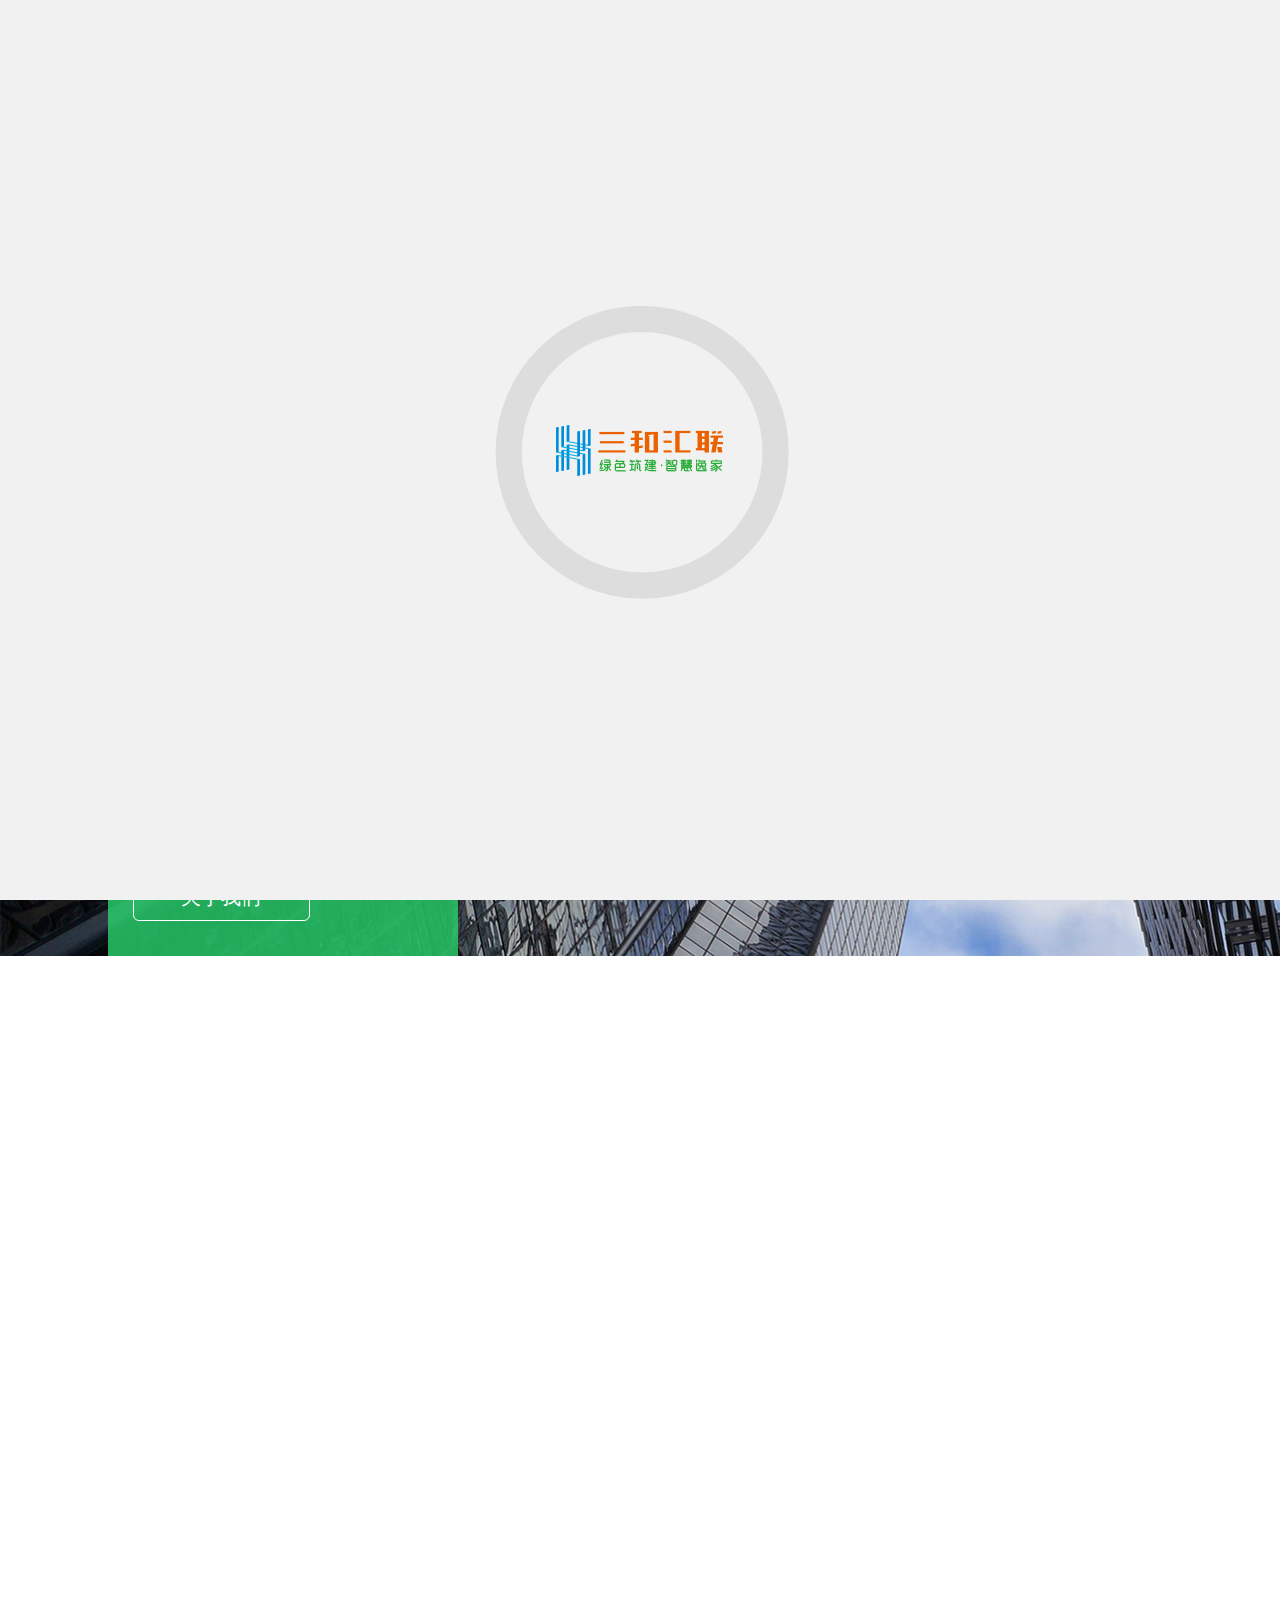
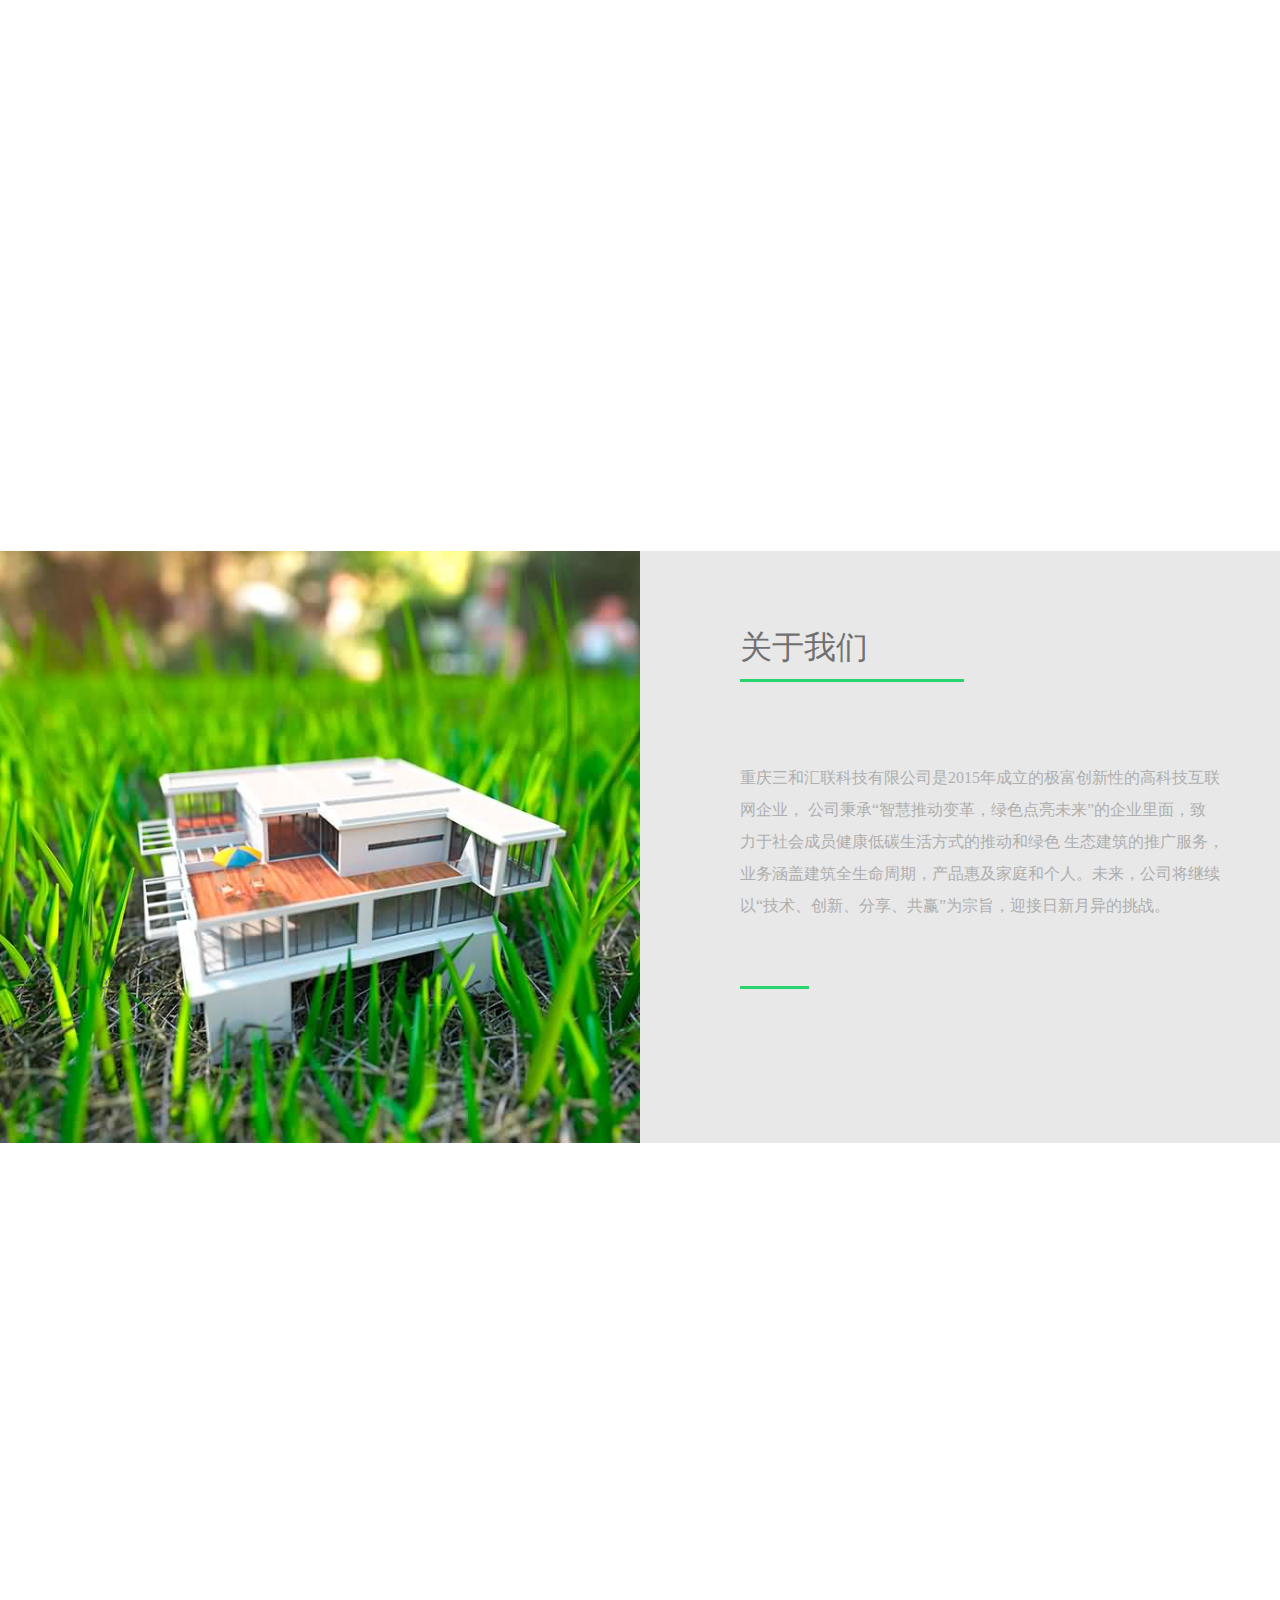
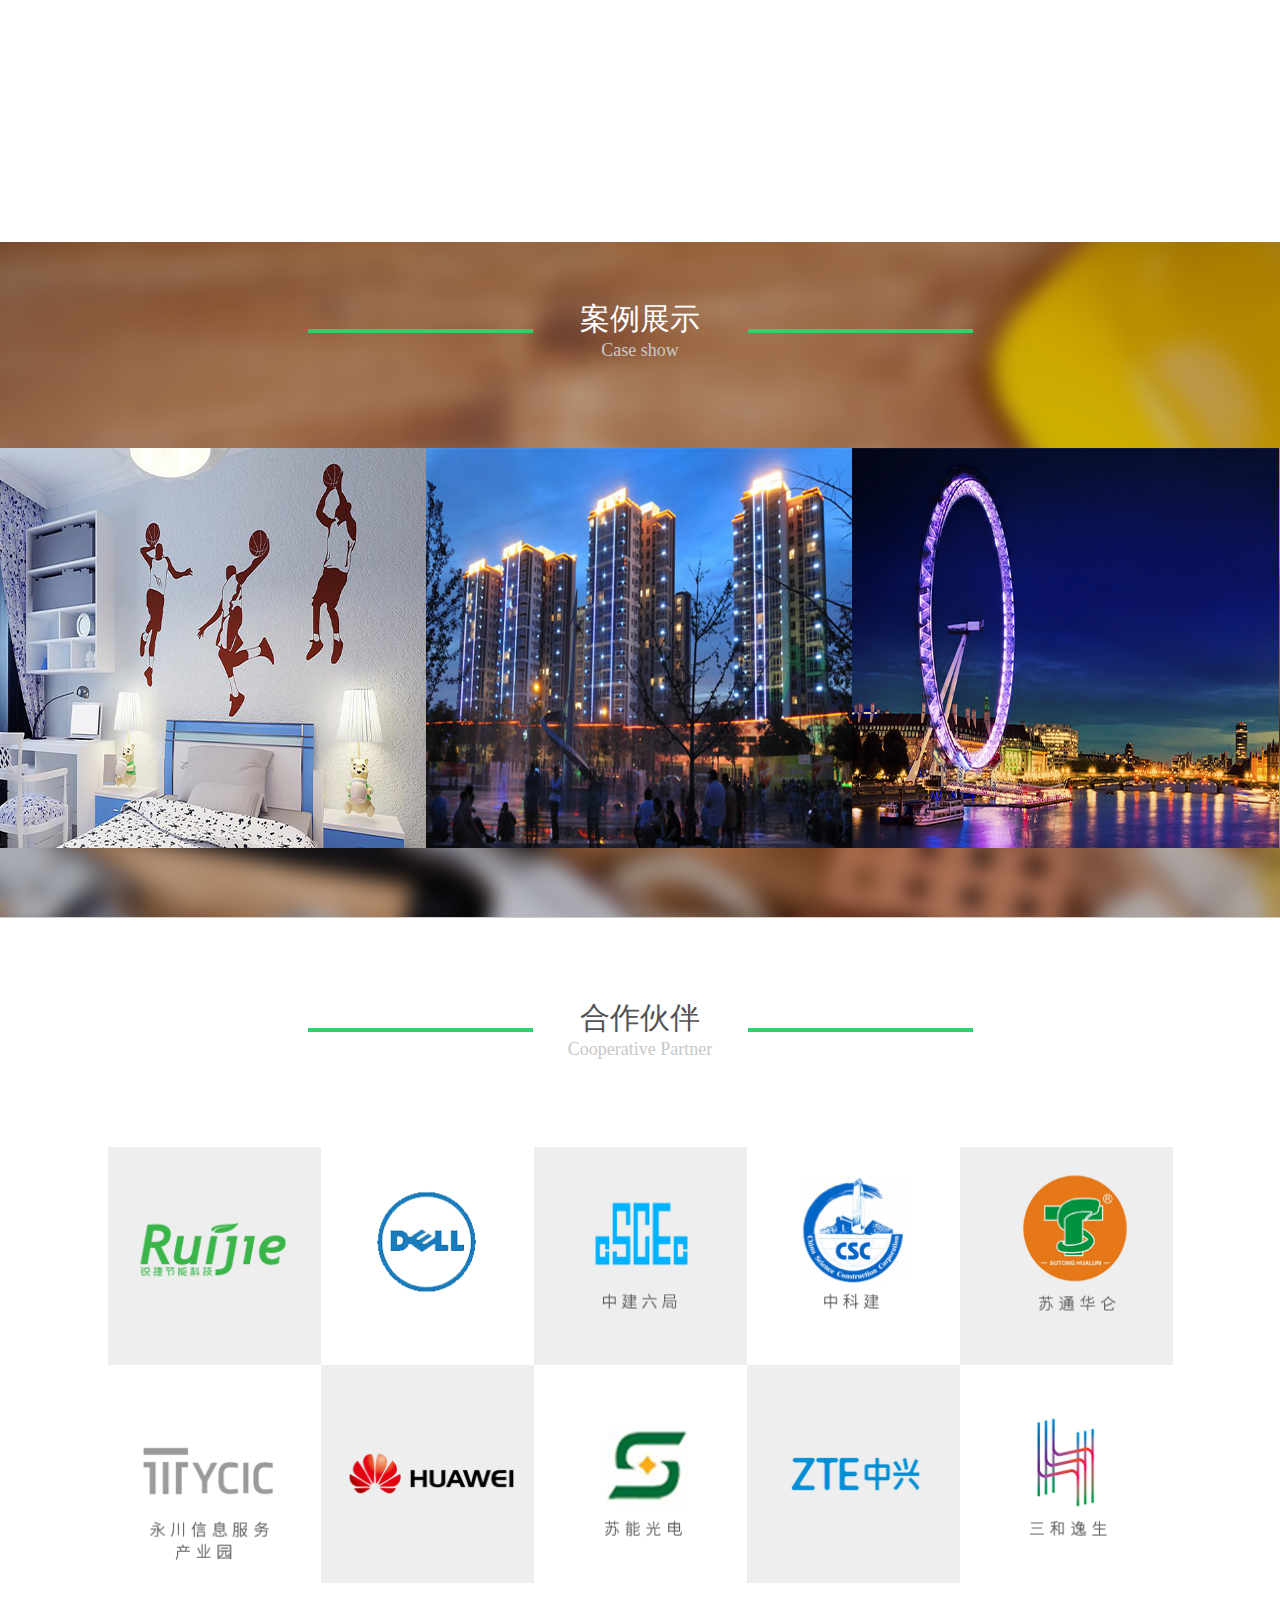
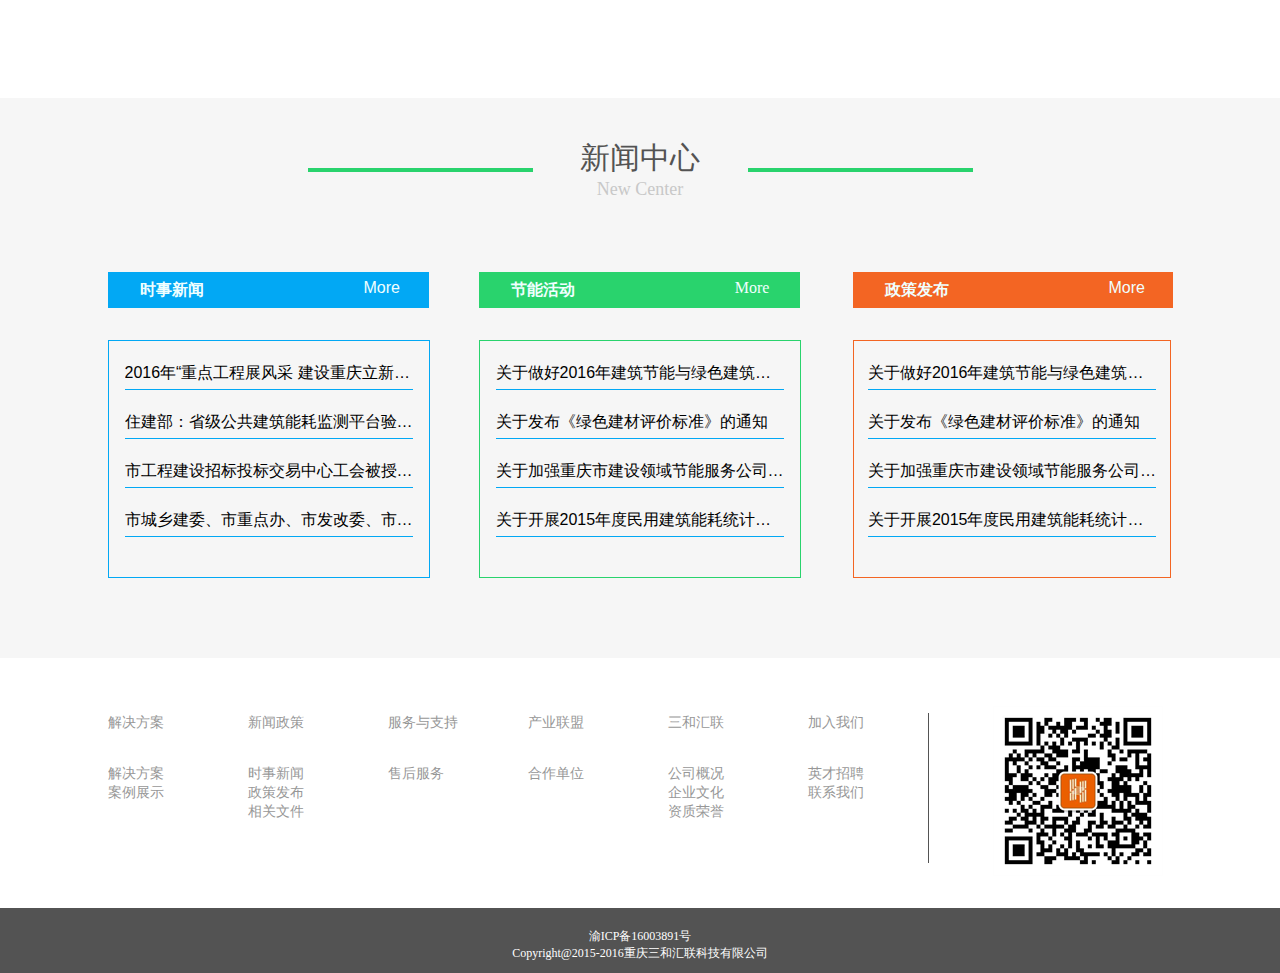
<file: index.html>
<!DOCTYPE html>
<html lang="en">
<head>
    <meta charset="UTF-8">
    <link rel="stylesheet" href="css/main.css">
    <link rel="stylesheet" type="text/css" href="css/effect1.css" />
    <link rel="stylesheet" href="css/css.css">
    <title>三和汇联</title>
    <link rel="icon" href="images/favicon.ico" type="image/x-icon">
    <script src="js/modernizr.custom.js"></script>
    <script src="js/scrollTop.js"></script>
    <script type="text/javascript">var mobileAgent = new Array("iphone", "ipod", "ipad", "android", "mobile", "blackberry", "webos", "incognito", "webmate", "bada", "nokia", "lg", "ucweb", "skyfire");var browser = navigator.userAgent.toLowerCase();var isMobile = false;for (var i=0; i<mobileAgent.length; i++){ if (browser.indexOf(mobileAgent[i])!=-1){ isMobile = true;location.href = 'moblie/index.html';break; } }</script>
</head>
<body>
<div id="ip-container" class="ip-container">
    <!-- initial header -->
    <header class="ip-header">
        <div class="ip-logo"><img class="ip-inner"   src="images/logo.png"/></div>
        <div class="ip-loader">
            <svg class="ip-inner" width="350px" height="350px" viewBox="0 0 80 80">
                <path class="ip-loader-circlebg" d="M40,10C57.351,10,71,23.649,71,40.5S57.351,71,40.5,71 S10,57.351,10,40.5S23.649,10,40.5,10z"/>
                <path id="ip-loader-circle" class="ip-loader-circle" d="M40,10C57.351,10,71,23.649,71,40.5S57.351,71,40.5,71 S10,57.351,10,40.5S23.649,10,40.5,10z"/>
            </svg>
        </div>
    </header>

    <!-- main content -->
    <div class="header_0">
        <div class="header_bg"></div>
        <div class="header">
            <div class="navheader">
                <div class="logo"></div>
                <div class="nav">
                    <ul id="nav">
                        <li id="navfirst" class="mark"><a href="#">首页</a></li>
                        <li class="myself"><a href="#">关于我们</a></li>
                        <li class="honor"><a href="#">合作伙伴</a></li>
                        <li class="example"><a href="#">案例展示</a></li>
                        <li class="contact"><a href="#">联系我们</a></li>
                        <li class="contact"><a href="#">英才招聘</a></li>
                        <li class="logo2"><a href="http://yc.cq.gov.cn/art/2015/11/12/art_6315_130439.html"><img src="images/logo3.png" alt=""></a></li>
                    </ul>
                </div>
            </div>
        </div>
        <section>
            <div class="slider">
                <ul class="slider_img">
                    <li></li>
                    <li></li>
                    <li></li>
                </ul>
                <div class="wrap">
                    <ul class="slider_changetop">
                        <li>
                            <div class="font_play">
                                <p>我们是一家致力于</p>
                                <p>绿色建筑服务的企业</p>
                                <div><a href="common/commons1.html">关于我们</a></div>
                            </div>
                            <div class="font_bk"></div>
                        </li>
                        <li>
                            <div class="font_play">
                                <p>全屋定制生物除醛</p>
                                <p>绿色生态涂装</p>
                                <div><a href="#">了解更多</a></div>
                            </div>
                            <div class="font_bk"></div>
                        </li>
                        <li>
                            <div class="font_play">
                                <p>低碳高效</p>
                                <p>节能照明系统</p>
                                <div><a href="#">了解更多</a></div>
                            </div>
                            <div class="font_bk"></div>
                        </li>
                    </ul>
                </div>
            </div>
        </section>
    </div>
</div><!-- /container -->
<!--项目分类模块-->
<section class="categorySection">
    <div class="category_center">
        <div class="category">
            <div class="section1 block" data-move-y="0" data-move-x="-200px"><a href="common/commons1.html"><img class="big_img" src="images/project1.jpg" alt=""></a></div>
            <div class="section2 block" data-move-y="0" data-move-x="200px">
                <p class="energy">新型节能建材</p>
                <p class="energy_English">New Energy-saving Building Materials</p>
                <a href="common/commons1.html"><input type="button" value="" class="energyButton"></a>
            </div>
        </div>
        <div class="category">
            <div class="section4 block" data-move-y="0" data-move-x="200px"><a href="#"><img class="big_img" src="images/project2.jpg" alt=""></a></div>
            <div class="section3 block" data-move-y="0" data-move-x="-200px">
                <p class="energy">绿色生态涂装</p>
                <p class="energy_English">Green Paint Ecological Health</p>
                <input type="button" value="" class="energyButton">
            </div>
        </div>
        <div class="category">
            <div class="section1 block" data-move-y="0" data-move-x="-200px"><a href="#"><img class="big_img" src="images/project3.jpg" alt=""></a></div>
            <div class="section2 block" data-move-y="0" data-move-x="200px">
                <p class="energy">节能照明系统</p>
                <p class="energy_English">Lighting System For Economizing Electrical Power</p>
                <input type="button" value="" class="energyButton">
            </div>
        </div>
    </div>
</section>

<!--公司简介模块-->
<section class="companyProfile" id="myself">
    <div class="companyImage" ></div>
    <div class="companyText">
        <div class="company_font">
            <h2>关于我们</h2>
            <div class="myline_1"></div>
            <p>重庆三和汇联科技有限公司是2015年成立的极富创新性的高科技互联</p>
            <p>网企业，
                公司秉承“智慧推动变革，绿色点亮未来”的企业里面，致</p>
            <p>力于社会成员健康低碳生活方式的推动和绿色
                生态建筑的推广服务，</p>
            <p>业务涵盖建筑全生命周期，产品惠及家庭和个人。未来，公司将继续</p>
            <p>以“技术、创新、分享、共赢”为宗旨，迎接日新月异的挑战。</p>
            <div class="myline_2"></div>
        </div>
    </div>
</section>

<!--服务项目模块-->
<section class="services">
    <div class="services_center">
        <div class="title block" data-move-y="200px" data-move-x="0"><div class="line_left"></div><div class="title_font"><p>服务项目</p><p>Service Advantage</p></div><div class="line_right"></div></div>
        <div class="servicesItems block" data-move-y="-200px" data-move-x="-200px">
                <img src="images/企业网站改版(1)_14.png" alt="" class="greenBulidImg">
                <div class="greenBuildText">
                    <p style="margin-bottom:1em;font-size: 1.2em">绿色建筑+互联网</p>
                    <p>是将互联网+的理念和技术引入建筑工地，实现“互联网+”与建筑工地的跨界融合，促进行业转型升级。</p>
                </div>
            </div>
            <div class="netOperation block" data-move-y="-200px" data-move-x="200px"><img src="images/企业网站改版(1)_17.png" alt="" class="greenBulidImg">
                <div class="greenBuildText">
                    <p style="margin-bottom:1em;font-size: 1.2em">网络运营</p>
                    <p>网络运营不仅需要从网络角度知道网络进行状况，还需要从服务角度知道网络运行状况，有效利用网络资源</p>
                </div>
            </div>
            <div class="greenBuild block" data-move-y="200px" data-move-x="-200px"><img src="images/企业网站改版(1)_25.png" alt="" class="greenBulidImg">
                <div class="greenBuildText">
                    <p style="margin-bottom:1em;font-size: 1.2em">节能建筑智能产品</p>
                    <p>建筑节能是关系到我国建设低碳经济、完成节能减排目标、保持经济可持续发展的重要环节之一</p>
                </div>
            </div>
            <div class="netOperation block" data-move-y="200px" data-move-x="200px"><img src="images/企业网站改版(1)_22.png" alt="" class="greenBulidImg">
                <div class="greenBuildText">
                    <p style="margin-bottom:1em;font-size: 1.2em">移动互联系统</p>
                    <p>移动互联网，就是将移动通信和互联网二者结合起来，成为一体。随着宽带无线接入技术和移动终端技术的飞速发展，人们迫切希望能够随时随地乃至在移动过程...</p>
                </div>
            </div>
        </div>
    </div>
</section>

<!--案例展示-->
<section class="caseShow" id="example">
    <div class="title title_mark" ><div class="line_left"></div><div class="title_font"><p class="font_mark">案例展示</p><p class="font_mark">Case show</p></div><div class="line_right"></div></div>
    <div class="case">
        <div class="case_wrap case_mark"><img class="big_img" src="images/企业网站改版(1)_30.jpg" alt="" ></div>
        <div class="case_wrap"><img class="big_img" src="images/企业网站改版(1)_31.jpg" alt="" ></div>
        <div class="case_wrap"><img class="big_img" src="images/企业网站改版(1)_29.jpg" alt="" ></div>
    </div>
</section>


<!--合作伙伴-->
<section class="partner" id="honor">
    <div class="partner_center">
        <div class="title title1" ><div class="line_left"></div><div class="title_font"><p>合作伙伴</p><p>Cooperative Partner</p></div><div class="line_right"></div></div>
        <div class="partnerCompany">
            <div class="partnerImg"><img src="images/企业网站改版(2)_03.png" alt=""></div>
            <div class="partnerImg1"><img src="images/企业网站改版(2)_05.png" alt=""></div>
            <div class="partnerImg"><img src="images/企业网站改版(2)_06.png" alt=""></div>
            <div class="partnerImg1"><img src="images/企业网站改版(2)_07.png" alt=""></div>
            <div class="partnerImg"><img src="images/企业网站改版(2)_08.png" alt=""></div>
        </div>
        <div class="partnerCompany">
            <div class="partnerImg1"><img src="images/企业网站改版(2)_12.png" alt=""></div>
            <div class="partnerImg"><img src="images/企业网站改版(2)_14.png" alt=""></div>
            <div class="partnerImg1"><img src="images/企业网站改版(2)_15.png" alt=""></div>
            <div class="partnerImg"><img src="images/企业网站改版(2)_16.png" alt=""></div>
            <div class="partnerImg1"><img src="images/企业网站改版(2)_17.png" alt=""></div>
        </div>
    </div>
</section>


<!--新闻政策-->
<section class="news">
    <div class="news_center">
        <div class="title title2"><div class="line_left"></div><div class="title_font"><p>新闻中心</p><p>New Center</p></div><div class="line_right"></div></div>
        <div class="newsText">
            <div class="news1"><span style="float: left;color: azure;margin-left: 2em;font-weight: bold;line-height: 2.25em">时事新闻</span><span
                    style="margin-left: 10em"><a href="#" style="color: azure">More</a> </span></div>
            <div class="file1">
                <p class="message" title="2016年“重点工程展风采 建设重庆立新功”劳动竞赛正式启动"><a
                        href="http://www.ccc.gov.cn/xwzx/stxw/tpxw/2016-04-22-8404201.html" target="_blank">2016年“重点工程展风采
                    建设重庆立新功”劳动竞赛正式启动</a></p>
                <p class="message" title="住建部：省级公共建筑能耗监测平台验收有依据"><a
                        href="http://www.ccc.gov.cn/xwzx/zxdt/2016-04-22-8404220.html"
                        target="_blank">住建部：省级公共建筑能耗监测平台验收有依据</a></p>
                <p class="message" title="市工程建设招标投标交易中心工会被授予“全国模范职工之家”称号"><a
                        href="http://www.ccc.gov.cn/xwzx/zxdt/2016-04-12-8373644.html" target="_blank">市工程建设招标投标交易中心工会被授予“全国模范职工之家”称号</a>
                </p>
                <p class="message" title="市城乡建委、市重点办、市发改委、市统计局联合发文要求做好2016年市级重点项目统计报告工作"><a
                        href="http://www.ccc.gov.cn/xwzx/zxdt/2016-04-01-8337801.html" target="_blank">市城乡建委、市重点办、市发改委、市统计局联合发文要求做好2016年市级重点项目统计报告工作</a>
                </p>
            </div>
        </div>
        <div class="newsText1">
            <div class="news2"><span style="float: left;color: azure;margin-left: 2em;line-height: 2.25em;font-weight: bold">节能活动</span><span style="margin-left: 10em"><a href="#" style="color: azure">More</a></span></div>
            <div class="file2">
                <p class="message" title="关于做好2016年建筑节能与绿色建筑工地的通知"><a
                        href="http://www.ccc.gov.cn/xwzx/stxw/tpxw/2016-04-22-8404201.html" target="_blank">关于做好2016年建筑节能与绿色建筑工地的通知
                    建设重庆立新功”劳动竞赛正式启动</a></p>
                <p class="message" title="关于发布《绿色建材评价标准》的通知"><a
                        href="http://www.ccc.gov.cn/xwzx/zxdt/2016-04-22-8404220.html"
                        target="_blank">关于发布《绿色建材评价标准》的通知</a></p>
                <p class="message" title="关于加强重庆市建设领域节能服务公司管理的通知"><a
                        href="http://www.ccc.gov.cn/xwzx/zxdt/2016-04-12-8373644.html" target="_blank">关于加强重庆市建设领域节能服务公司管理的通知</a>
                </p>
                <p class="message" title="关于开展2015年度民用建筑能耗统计工作的通知"><a
                        href="http://www.ccc.gov.cn/xwzx/zxdt/2016-04-01-8337801.html" target="_blank">关于开展2015年度民用建筑能耗统计工作的通知</a>
                </p>
            </div>
        </div>
        <div class="newsText2">
            <div class="news3"><span style="float: left;color: azure;margin-left: 2em;line-height: 2.25em;font-weight: bold">政策发布</span><span style="margin-left: 10em"><a href="#" style="color: azure">More</a> </span></div>
            <div class="file3">
                <p class="message" title="关于做好2016年建筑节能与绿色建筑工地的通知"><a
                        href="http://www.ccc.gov.cn/xwzx/stxw/tpxw/2016-04-22-8404201.html" target="_blank">关于做好2016年建筑节能与绿色建筑工地的通知
                    建设重庆立新功”劳动竞赛正式启动</a></p>
                <p class="message" title="关于发布《绿色建材评价标准》的通知"><a
                        href="http://www.ccc.gov.cn/xwzx/zxdt/2016-04-22-8404220.html"
                        target="_blank">关于发布《绿色建材评价标准》的通知</a></p>
                <p class="message" title="关于加强重庆市建设领域节能服务公司管理的通知"><a
                        href="http://www.ccc.gov.cn/xwzx/zxdt/2016-04-12-8373644.html" target="_blank">关于加强重庆市建设领域节能服务公司管理的通知</a>
                </p>
                <p class="message" title="关于开展2015年度民用建筑能耗统计工作的通知"><a
                        href="http://www.ccc.gov.cn/xwzx/zxdt/2016-04-01-8337801.html" target="_blank">关于开展2015年度民用建筑能耗统计工作的通知</a>
                </p>
            </div>
        </div>
    </div>
</section>

<!--底部-->
<section class="foot" id="contact">
    <div class="foot_center">
        <div class="text_common">
            <div class="footText">
                <ul>
                    <li class="footTextLi"><a href="#">解决方案</a></li>
                    <li><a href="#">解决方案</a></li>
                    <li><a href="#">案例展示</a></li>
                </ul>
            </div>
            <div class="footText1">
                <ul>
                    <li class="footTextLi"><a href="#">新闻政策</a></li>
                    <li><a href="#">时事新闻</a></li>
                    <li><a href="#">政策发布</a></li>
                    <li><a href="#">相关文件 </a></li>
                </ul>
            </div>
            <div class="footText1">
                <ul>
                    <li class="footTextLi"><a href="#">服务与支持</a></li>
                    <li><a href="#">售后服务</a></li>
                </ul>
            </div>
            <div class="footText1">
                <ul>
                    <li class="footTextLi"><a href="#">产业联盟</a></li>
                    <li><a href="#">合作单位</a></li>
                </ul>
            </div>
            <div class="footText1">
                <ul>
                    <li class="footTextLi"><a href="#">三和汇联</a></li>
                    <li><a href="#">公司概况</a></li>
                    <li><a href="#">企业文化</a></li>
                    <li><a href="#">资质荣誉</a></li>
                </ul>

            </div>
            <div class="footText1">
                <ul>
                    <li class="footTextLi"><a href="#">加入我们</a></li>
                    <li><a href="#">英才招聘</a></li>
                    <li><a href="#">联系我们</a></li>
                </ul>
            </div>
        </div>
        <!--二维码-->
        <div class="qrCode" ><img src="images/企业网站改版二维码.png" alt=""></div>
        <div class="line"></div>
        <!--版权-->
    </div>
</section>
<div class="copyright">
    <p>渝ICP备16003891号</p>
    <p>Copyright@2015-2016重庆三和汇联科技有限公司</p>
</div>
<div id='rtt'></div>
<script src="js/jquery-1.12.2.min.js"></script>
<script src="js/js.js"></script>
<script src="js/jquery.smoove.min.js"></script>
<script>
    $(function(){
        $('.slider').slider();
        $('.block').smoove({offset:'10%'})
        $('#nav li').click(function(){
            $(this).addClass('mark').siblings().removeClass('mark');
        });
       $('.myself').scrollmove({
            ele:'#myself',
            speed:300
        });
        $('.example').scrollmove({
            ele:'#example',
            speed:300
        });
        $('.honor').scrollmove({
            ele:'#honor',
            speed:300
        });
        $('.contact').scrollmove({
            ele:'#contact',
            speed:300
        });
        $('#rtt').click(function(){
           $('#navfirst').addClass('mark').siblings().removeClass('mark');
        })
    })
</script>
</body>
</html>                                                                                                                                                                                                                                
</file>
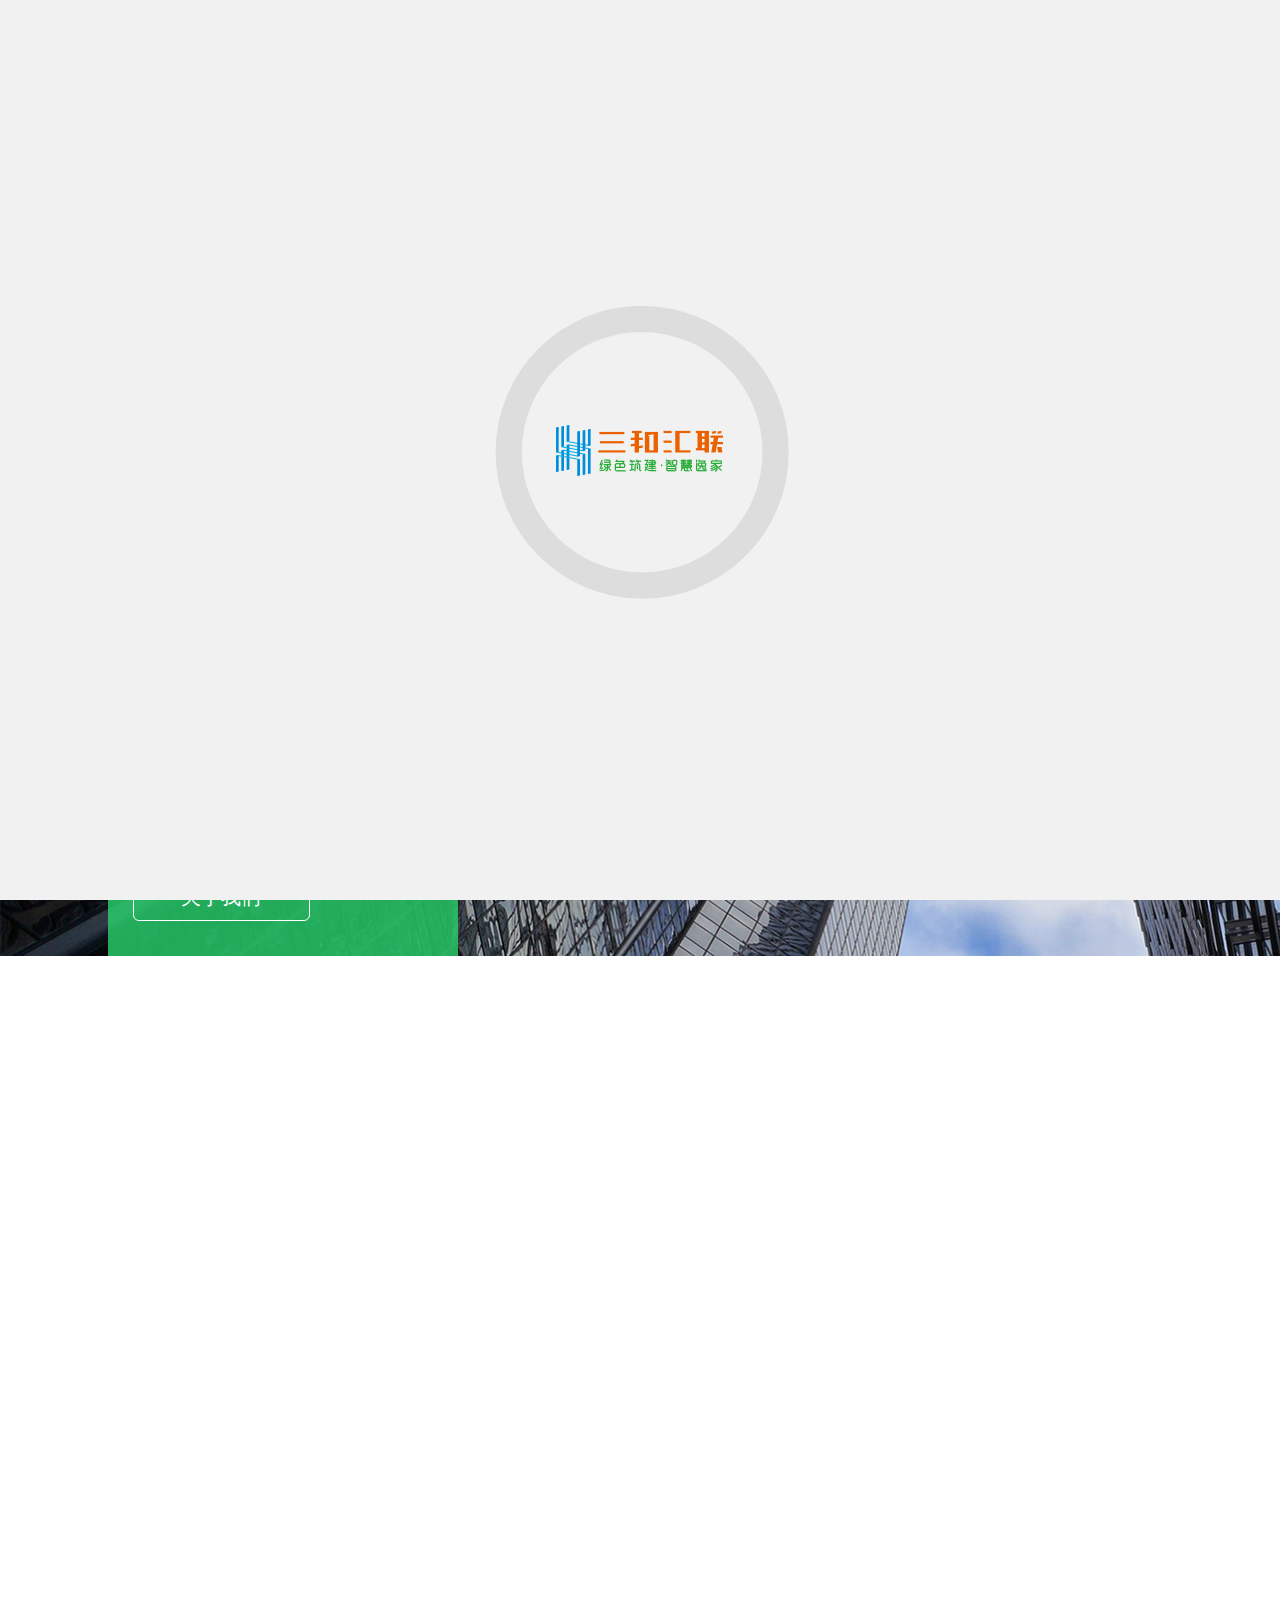
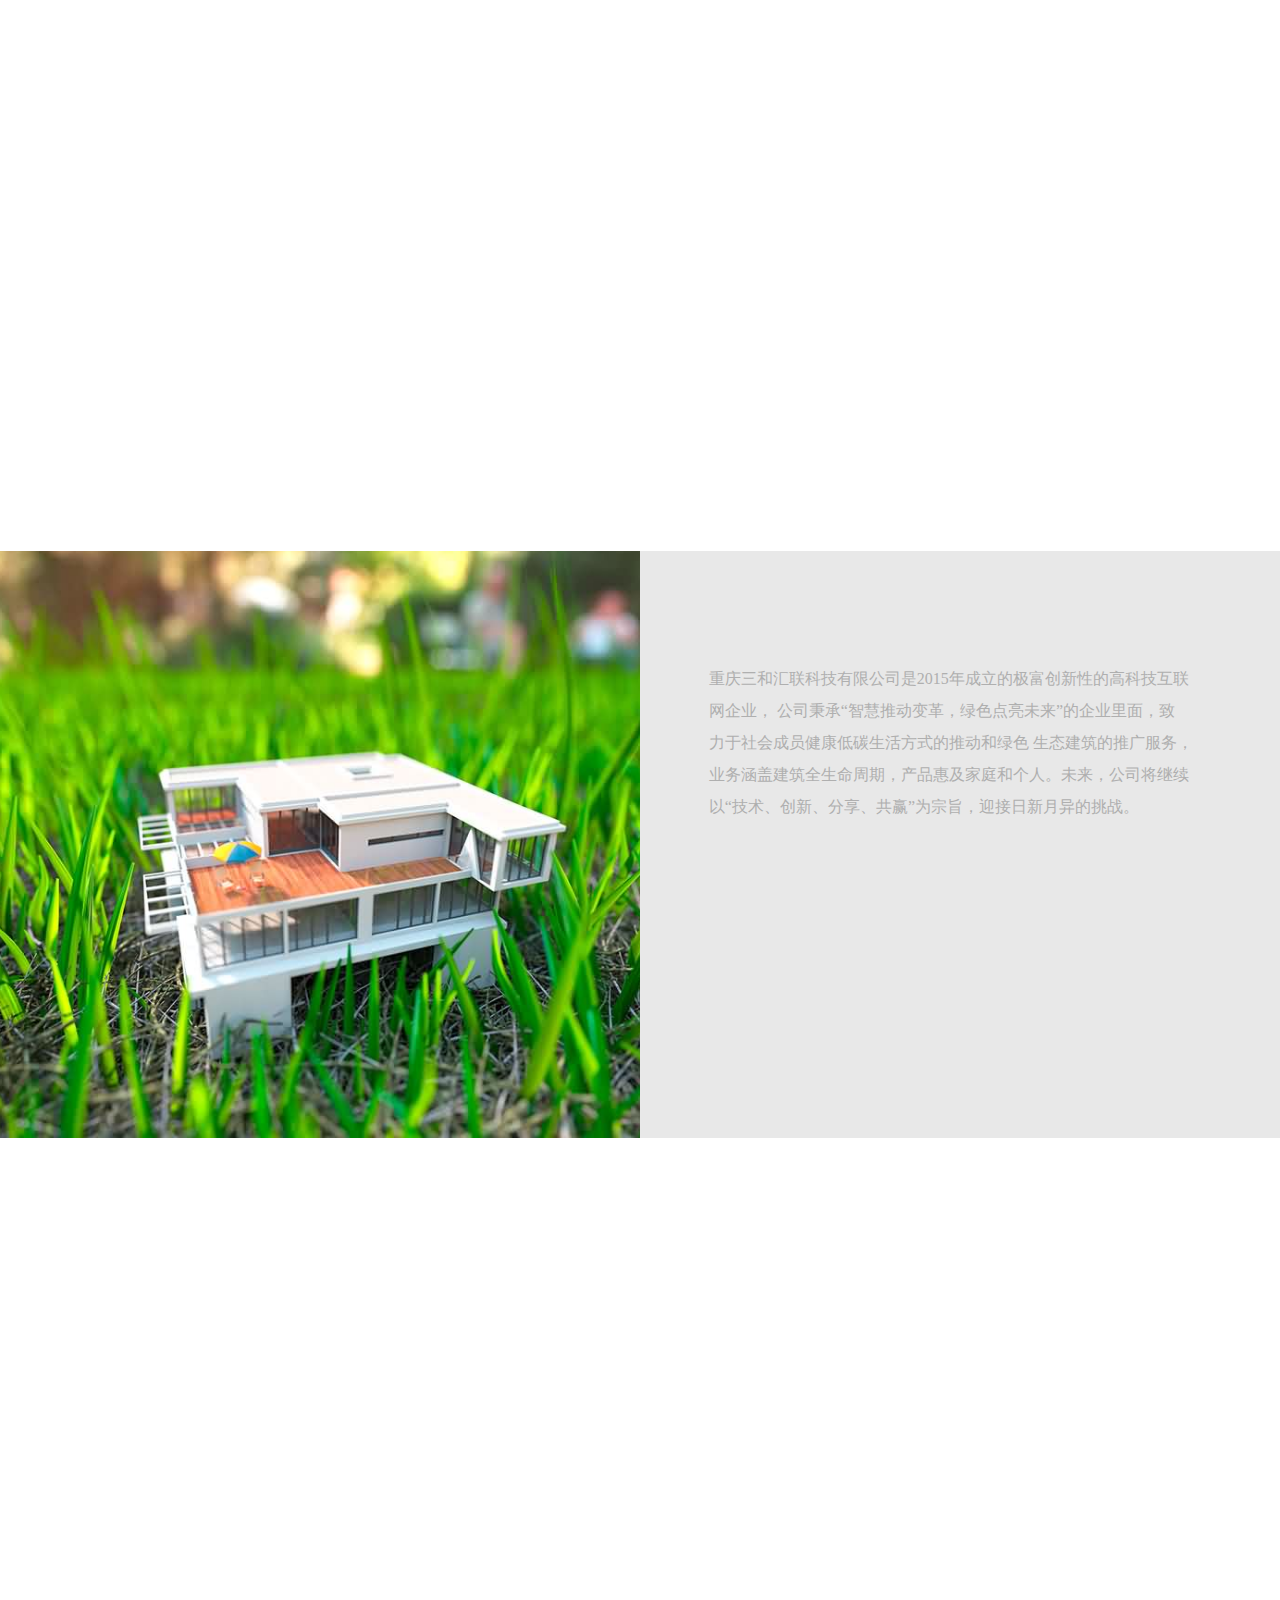
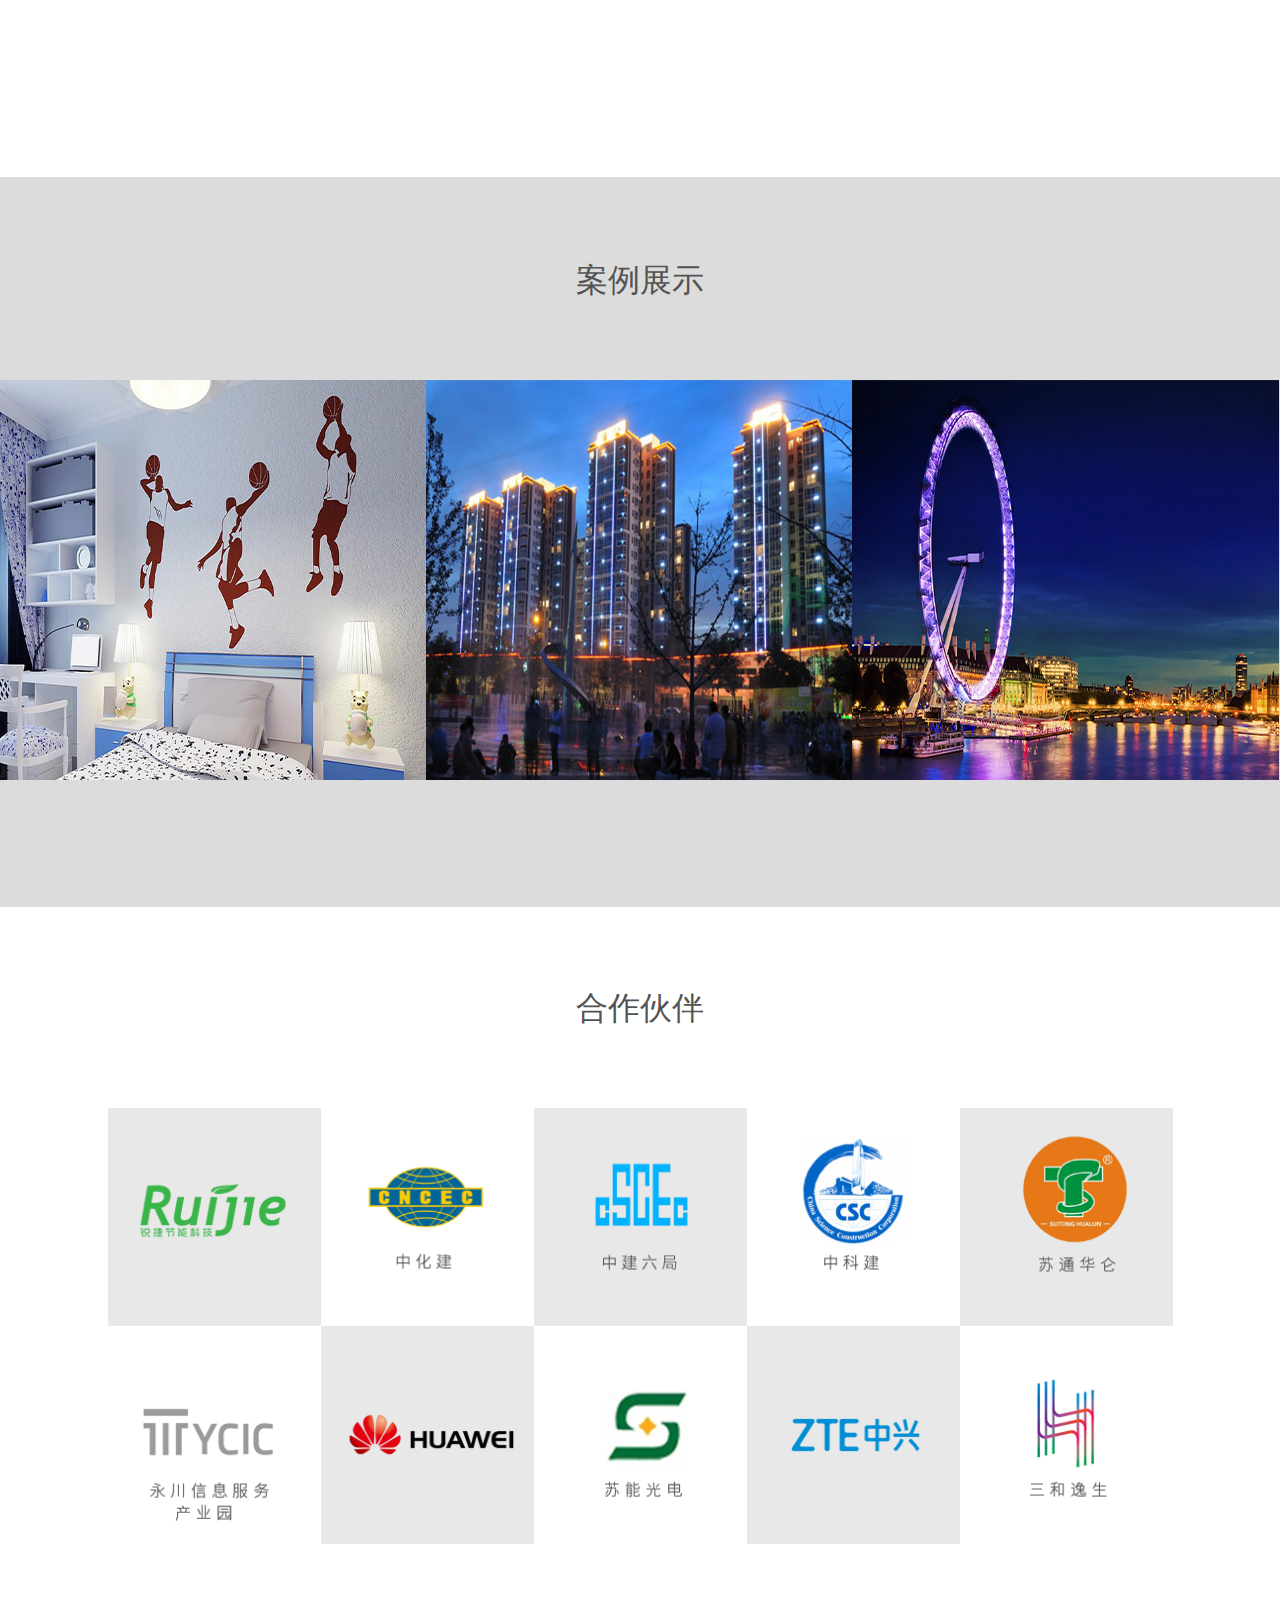
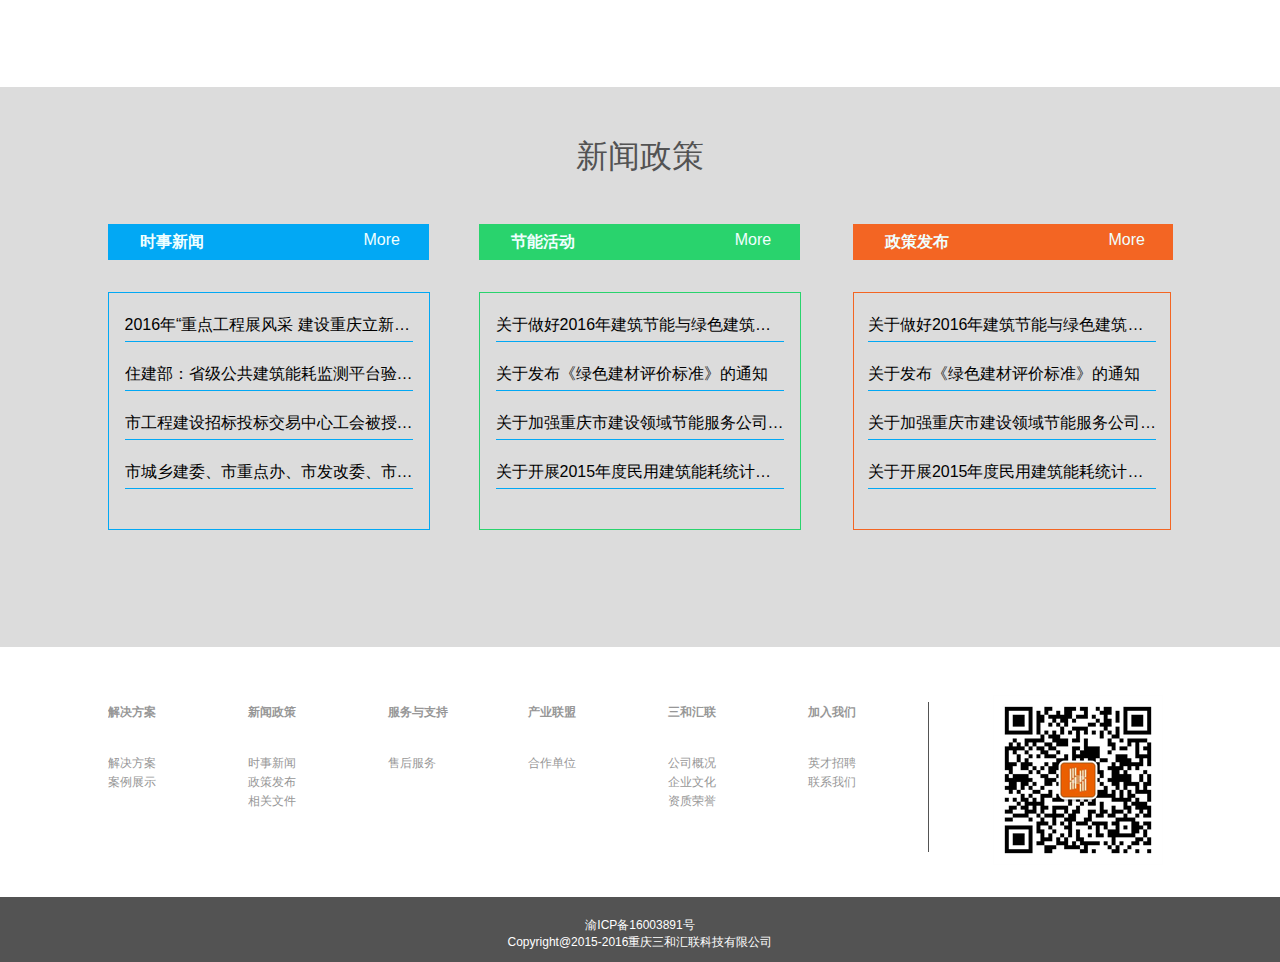
<file: company/index.html>
<!DOCTYPE html>
<html lang="en">
<head>
    <meta charset="UTF-8">
    <title>Title</title>
    <link rel="stylesheet" href="css/main.css">
    <link rel="stylesheet" type="text/css" href="css/effect1.css" />
    <link rel="stylesheet" href="css/css.css">
    <script src="js/modernizr.custom.js"></script>
</head>
<body>
<div id="ip-container" class="ip-container">
    <!-- initial header -->
    <header class="ip-header">
        <div class="ip-logo"><img class="ip-inner"   src="images/logo.png"/></div>
        <div class="ip-loader">
            <svg class="ip-inner" width="350px" height="350px" viewBox="0 0 80 80">
                <path class="ip-loader-circlebg" d="M40,10C57.351,10,71,23.649,71,40.5S57.351,71,40.5,71 S10,57.351,10,40.5S23.649,10,40.5,10z"/>
                <path id="ip-loader-circle" class="ip-loader-circle" d="M40,10C57.351,10,71,23.649,71,40.5S57.351,71,40.5,71 S10,57.351,10,40.5S23.649,10,40.5,10z"/>
            </svg>
        </div>
    </header>

    <!-- main content -->
    <div class="header_0">
        <div class="header">
            <div class="navheader">
                <div class="logo"></div>
                <div class="nav">
                    <ul>
                        <li class="mark"><a href="#">首页</a></li>
                        <li><a href="#">关于我们</a></li>
                        <li><a href="#">资质荣誉</a></li>
                        <li><a href="#">案例展示</a></li>
                        <li><a href="#">联系我们</a></li>
                        <li><a href="#">英才招聘</a></li>
                        <li class="logo2"><a href="#"></a></li>
                    </ul>
                </div>
            </div>
        </div>
        <section>
            <div class="slider">
                <ul class="slider_img">
                    <li></li>
                    <li></li>
                    <li></li>
                </ul>
                <div class="wrap">
                    <ul class="slider_changetop">
                        <li>
                            <div class="font_play">
                                <p>我们是一家致力于</p>
                                <p>绿色建筑服务的企业</p>
                                <div><a href="#">关于我们</a></div>
                            </div>
                            <div class="font_bk"></div>
                        </li>
                        <li>
                            <div class="font_play">
                                <p>全屋定制绿色处醛</p>
                                <p>绿色生态涂装</p>
                                <div><a href="#">了解更多</a></div>
                            </div>
                            <div class="font_bk"></div>
                        </li>
                        <li>
                            <div class="font_play">
                                <p>低碳节能</p>
                                <p>节能照明系统</p>
                                <div><a href="#">了解更多</a></div>
                            </div>
                            <div class="font_bk"></div>
                        </li>
                    </ul>
                </div>
            </div>
        </section>
    </div>
</div><!-- /container -->
<!--项目分类模块-->
<section class="categorySection">
    <div class="category_center">
        <div class="category">
            <div class="section1 block" data-move-y="0" data-move-x="-200px"><a href="#"><img class="big_img" src="images/project1.jpg" alt=""></a></div>
            <div class="section2 block" data-move-y="0" data-move-x="200px">
                <p class="energy">节能建筑建材</p>
                <p class="energy_English">Energy Saving Buliding Materials</p>
                <input type="button" value="" class="energyButton">
            </div>
        </div>
        <div class="category">
            <div class="section4 block" data-move-y="0" data-move-x="200px"><a href="#"><img class="big_img" src="images/project2.jpg" alt=""></a></div>
            <div class="section3 block" data-move-y="0" data-move-x="-200px">
                <p class="energy">绿色生态涂装</p>
                <p class="energy_English">Green Paint Ecological Health</p>
                <input type="button" value="" class="energyButton">
            </div>
        </div>
        <div class="category">
            <div class="section1 block" data-move-y="0" data-move-x="-200px"><a href="#"><img class="big_img" src="images/project3.jpg" alt=""></a></div>
            <div class="section2 block" data-move-y="0" data-move-x="200px">
                <p class="energy">节能照明系统</p>
                <p class="energy_English">Lighting System For Economizing Electrical Power</p>
                <input type="button" value="" class="energyButton">
            </div>
        </div>
    </div>
</section>

<!--公司简介模块-->
<section class="companyProfile">
    <div class="companyImage" ></div>
    <div class="companyText">
        <div class="company_font">
            <p>重庆三和汇联科技有限公司是2015年成立的极富创新性的高科技互联</p>
            <p>网企业，
                公司秉承“智慧推动变革，绿色点亮未来”的企业里面，致</p>
            <p>力于社会成员健康低碳生活方式的推动和绿色
                生态建筑的推广服务，</p>
            <p>业务涵盖建筑全生命周期，产品惠及家庭和个人。未来，公司将继续</p>
            <p>以“技术、创新、分享、共赢”为宗旨，迎接日新月异的挑战。</p>
        </div>
    </div>
</section>

<!--服务项目模块-->
<section class="services">
    <div class="services_center">
        <div class="title block" data-move-y="200px" data-move-x="0">服务项目</div>
        <div class="servicesItems block" data-move-y="-200px" data-move-x="-200px">
                <img src="images/企业网站改版(1)_14.png" alt="" class="greenBulidImg">
                <div class="greenBuildText">
                    <p style="margin-bottom:1em;font-size: 1.2em">绿色建筑+互联网</p>
                    <p>是将互联网+的理念和技术引入建筑工地，实现“互联网+”与建筑工地的跨界融合，促进行业转型升级。</p>
                </div>
            </div>
            <div class="netOperation block" data-move-y="-200px" data-move-x="200px"><img src="images/企业网站改版(1)_17.png" alt="" class="greenBulidImg">
                <div class="greenBuildText">
                    <p style="margin-bottom:1em;font-size: 1.2em">网络运营</p>
                    <p>网络运营不仅需要从网络角度知道网络进行状况，还需要从服务角度知道网络运行状况，有效利用网络资源</p>
                </div>
            </div>
            <div class="greenBuild block" data-move-y="200px" data-move-x="-200px"><img src="images/企业网站改版(1)_25.png" alt="" class="greenBulidImg">
                <div class="greenBuildText">
                    <p style="margin-bottom:1em;font-size: 1.2em">节能建筑智能产品</p>
                    <p>建筑节能是关系到我国建设低碳经济、完成节能减排目标、保持经济可持续发展的重要环节之一</p>
                </div>
            </div>
            <div class="netOperation block" data-move-y="200px" data-move-x="200px"><img src="images/企业网站改版(1)_22.png" alt="" class="greenBulidImg">
                <div class="greenBuildText">
                    <p style="margin-bottom:1em;font-size: 1.2em">移动互联系统</p>
                    <p>移动互联网，就是将移动通信和互联网二者结合起来，成为一体。随着宽带无线接入技术和移动终端技术的飞速发展，人们迫切希望能够随时随地乃至在移动过程...</p>
                </div>
            </div>
        </div>
    </div>
</section>

<!--案例展示-->
<section class="caseShow">
    <div class="title" >案例展示</div>
    <div class="case">
        <div class="case_wrap case_mark"><img class="big_img" src="images/企业网站改版(1)_30.jpg" alt="" ></div>
        <div class="case_wrap"><img class="big_img" src="images/企业网站改版(1)_31.jpg" alt="" ></div>
        <div class="case_wrap"><img class="big_img" src="images/企业网站改版(1)_29.jpg" alt="" ></div>
    </div>
</section>


<!--合作伙伴-->
<section class="partner">
    <div class="partner_center">
        <div class="title title1" >合作伙伴</div>
        <div class="partnerCompany">
            <div class="partnerImg"><img src="images/企业网站改版(2)_03.png" alt=""></div>
            <div class="partnerImg1"><img src="images/企业网站改版(2)_05.png" alt=""></div>
            <div class="partnerImg"><img src="images/企业网站改版(2)_06.png" alt=""></div>
            <div class="partnerImg1"><img src="images/企业网站改版(2)_07.png" alt=""></div>
            <div class="partnerImg"><img src="images/企业网站改版(2)_08.png" alt=""></div>
        </div>
        <div class="partnerCompany">
            <div class="partnerImg1"><img src="images/企业网站改版(2)_12.png" alt=""></div>
            <div class="partnerImg"><img src="images/企业网站改版(2)_14.png" alt=""></div>
            <div class="partnerImg1"><img src="images/企业网站改版(2)_15.png" alt=""></div>
            <div class="partnerImg"><img src="images/企业网站改版(2)_16.png" alt=""></div>
            <div class="partnerImg1"><img src="images/企业网站改版(2)_17.png" alt=""></div>
        </div>
    </div>
</section>


<!--新闻政策-->
<section class="news">
    <div class="news_center">
        <div class="title title2">新闻政策</div>
        <div class="newsText">
            <div class="news1"><span style="float: left;color: azure;margin-left: 2em;font-weight: bold;line-height: 2.25em">时事新闻</span><span
                    style="margin-left: 10em"><a href="#" style="color: azure">More</a> </span></div>
            <div class="file1">
                <p class="message" title="2016年“重点工程展风采 建设重庆立新功”劳动竞赛正式启动"><a
                        href="http://www.ccc.gov.cn/xwzx/stxw/tpxw/2016-04-22-8404201.html" target="_blank">2016年“重点工程展风采
                    建设重庆立新功”劳动竞赛正式启动</a></p>
                <p class="message" title="住建部：省级公共建筑能耗监测平台验收有依据"><a
                        href="http://www.ccc.gov.cn/xwzx/zxdt/2016-04-22-8404220.html"
                        target="_blank">住建部：省级公共建筑能耗监测平台验收有依据</a></p>
                <p class="message" title="市工程建设招标投标交易中心工会被授予“全国模范职工之家”称号"><a
                        href="http://www.ccc.gov.cn/xwzx/zxdt/2016-04-12-8373644.html" target="_blank">市工程建设招标投标交易中心工会被授予“全国模范职工之家”称号</a>
                </p>
                <p class="message" title="市城乡建委、市重点办、市发改委、市统计局联合发文要求做好2016年市级重点项目统计报告工作"><a
                        href="http://www.ccc.gov.cn/xwzx/zxdt/2016-04-01-8337801.html" target="_blank">市城乡建委、市重点办、市发改委、市统计局联合发文要求做好2016年市级重点项目统计报告工作</a>
                </p>
            </div>
        </div>
        <div class="newsText1">
            <div class="news2"><span style="float: left;color: azure;margin-left: 2em;line-height: 2.25em;font-weight: bold">节能活动</span><span style="margin-left: 10em"><a href="#" style="color: azure">More</a></span></div>
            <div class="file2">
                <p class="message" title="关于做好2016年建筑节能与绿色建筑工地的通知"><a
                        href="http://www.ccc.gov.cn/xwzx/stxw/tpxw/2016-04-22-8404201.html" target="_blank">关于做好2016年建筑节能与绿色建筑工地的通知
                    建设重庆立新功”劳动竞赛正式启动</a></p>
                <p class="message" title="关于发布《绿色建材评价标准》的通知"><a
                        href="http://www.ccc.gov.cn/xwzx/zxdt/2016-04-22-8404220.html"
                        target="_blank">关于发布《绿色建材评价标准》的通知</a></p>
                <p class="message" title="关于加强重庆市建设领域节能服务公司管理的通知"><a
                        href="http://www.ccc.gov.cn/xwzx/zxdt/2016-04-12-8373644.html" target="_blank">关于加强重庆市建设领域节能服务公司管理的通知</a>
                </p>
                <p class="message" title="关于开展2015年度民用建筑能耗统计工作的通知"><a
                        href="http://www.ccc.gov.cn/xwzx/zxdt/2016-04-01-8337801.html" target="_blank">关于开展2015年度民用建筑能耗统计工作的通知</a>
                </p>
            </div>
        </div>
        <div class="newsText2">
            <div class="news3"><span style="float: left;color: azure;margin-left: 2em;line-height: 2.25em;font-weight: bold">政策发布</span><span style="margin-left: 10em"><a href="#" style="color: azure">More</a> </span></div>
            <div class="file3">
                <p class="message" title="关于做好2016年建筑节能与绿色建筑工地的通知"><a
                        href="http://www.ccc.gov.cn/xwzx/stxw/tpxw/2016-04-22-8404201.html" target="_blank">关于做好2016年建筑节能与绿色建筑工地的通知
                    建设重庆立新功”劳动竞赛正式启动</a></p>
                <p class="message" title="关于发布《绿色建材评价标准》的通知"><a
                        href="http://www.ccc.gov.cn/xwzx/zxdt/2016-04-22-8404220.html"
                        target="_blank">关于发布《绿色建材评价标准》的通知</a></p>
                <p class="message" title="关于加强重庆市建设领域节能服务公司管理的通知"><a
                        href="http://www.ccc.gov.cn/xwzx/zxdt/2016-04-12-8373644.html" target="_blank">关于加强重庆市建设领域节能服务公司管理的通知</a>
                </p>
                <p class="message" title="关于开展2015年度民用建筑能耗统计工作的通知"><a
                        href="http://www.ccc.gov.cn/xwzx/zxdt/2016-04-01-8337801.html" target="_blank">关于开展2015年度民用建筑能耗统计工作的通知</a>
                </p>
            </div>
        </div>
    </div>
</section>

<!--底部-->
<section class="foot">
    <div class="foot_center">
        <div class="text_common">
            <div class="footText">
                <ul>
                    <li class="footTextLi"><a href="#">解决方案</a></li>
                    <li><a href="#">解决方案</a></li>
                    <li><a href="#">案例展示</a></li>
                </ul>
            </div>
            <div class="footText1">
                <ul>
                    <li class="footTextLi"><a href="#">新闻政策</a></li>
                    <li><a href="#">时事新闻</a></li>
                    <li><a href="#">政策发布</a></li>
                    <li><a href="#">相关文件 </a></li>
                </ul>
            </div>
            <div class="footText1">
                <ul>
                    <li class="footTextLi"><a href="#">服务与支持</a></li>
                    <li><a href="#">售后服务</a></li>
                </ul>
            </div>
            <div class="footText1">
                <ul>
                    <li class="footTextLi"><a href="#">产业联盟</a></li>
                    <li><a href="#">合作单位</a></li>
                </ul>
            </div>
            <div class="footText1">
                <ul>
                    <li class="footTextLi"><a href="#">三和汇联</a></li>
                    <li><a href="#">公司概况</a></li>
                    <li><a href="#">企业文化</a></li>
                    <li><a href="#">资质荣誉</a></li>
                </ul>

            </div>
            <div class="footText1">
                <ul>
                    <li class="footTextLi"><a href="#">加入我们</a></li>
                    <li><a href="#">英才招聘</a></li>
                    <li><a href="#">联系我们</a></li>
                </ul>
            </div>
        </div>
        <!--二维码-->
        <div class="qrCode" ><img src="images/企业网站改版二维码.png" alt=""></div>
        <div class="line"></div>
        <!--版权-->
    </div>
</section>
<div class="copyright">
    <p>渝ICP备16003891号</p>
    <p>Copyright@2015-2016重庆三和汇联科技有限公司</p>

</div>
<script src="js/jquery-1.12.2.min.js"></script>
<script src="js/js.js"></script>
<script src="js/jquery.smoove.min.js"></script>
<script>
    $(function(){
        $('.slider').slider();
        $('.block').smoove({offset:'10%'})
    })
</script>
</body>
</html>                                                                                                                                                                                                                                
</file>
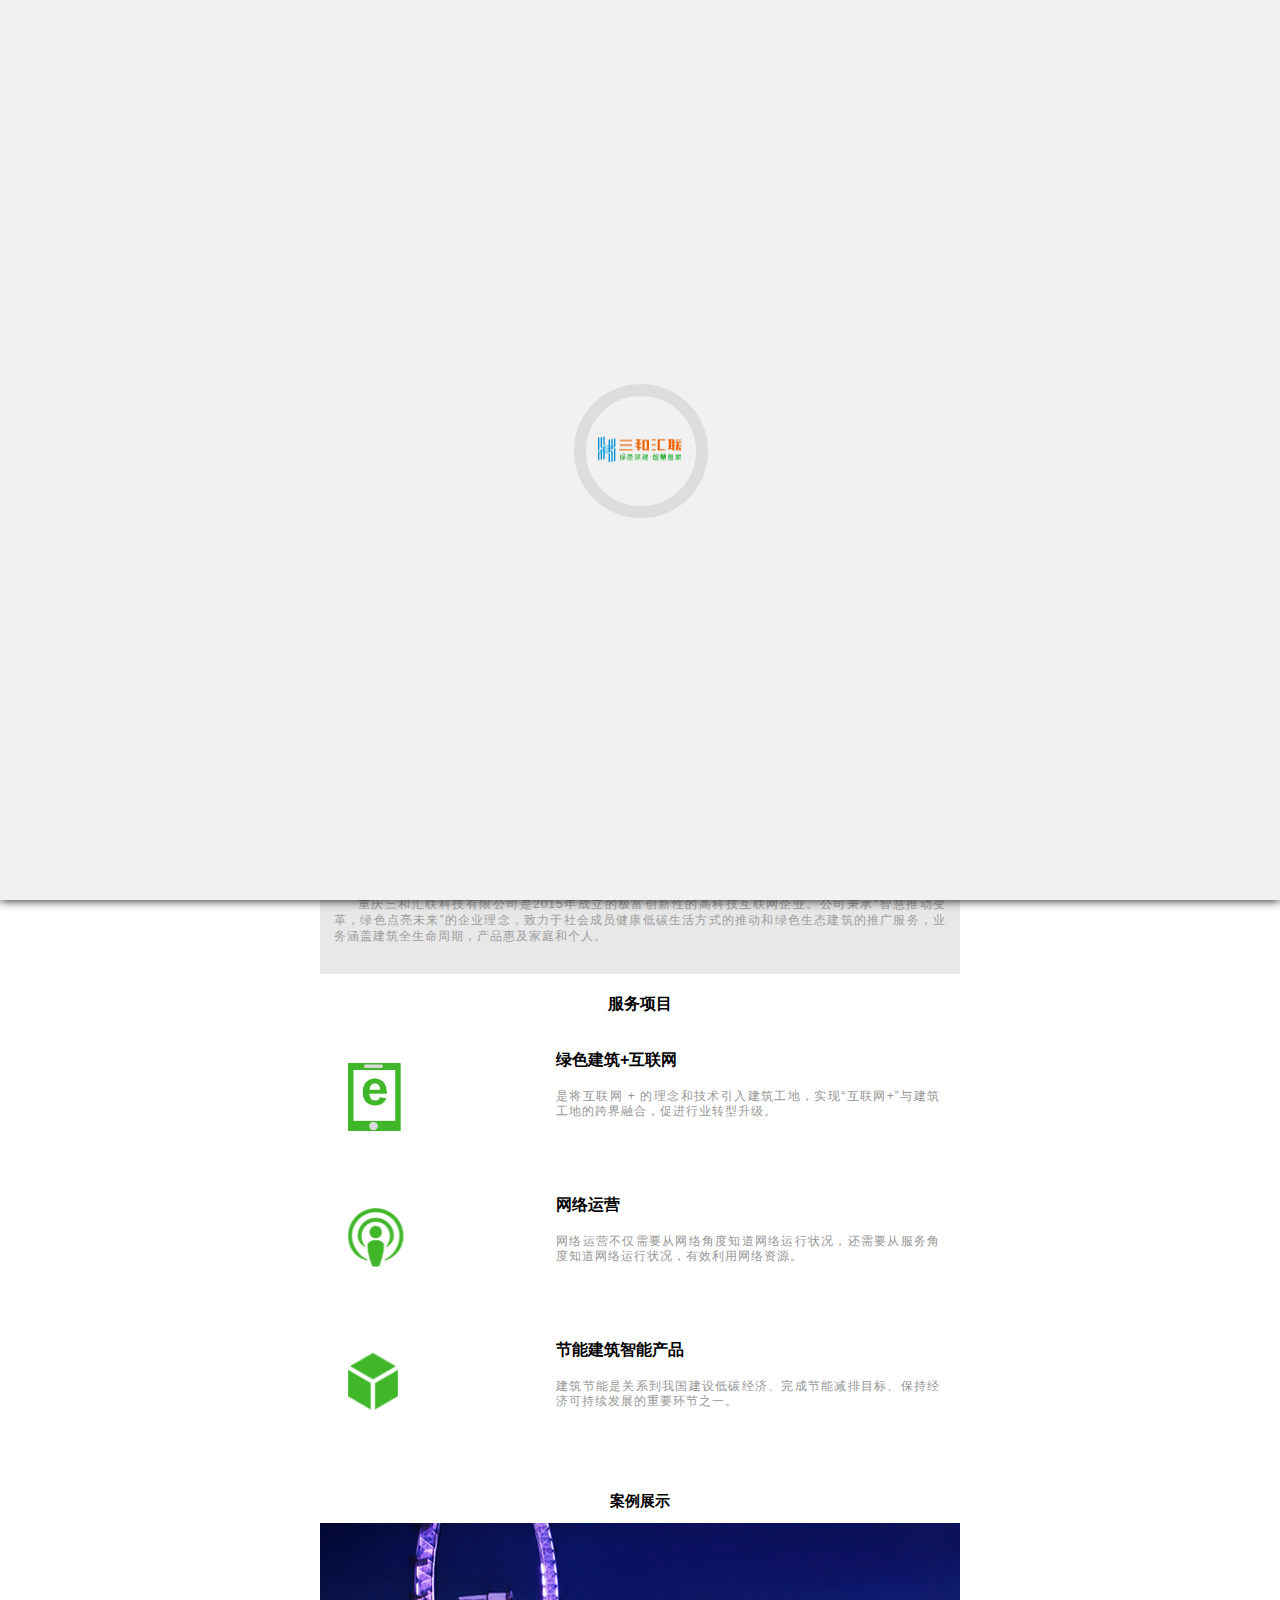
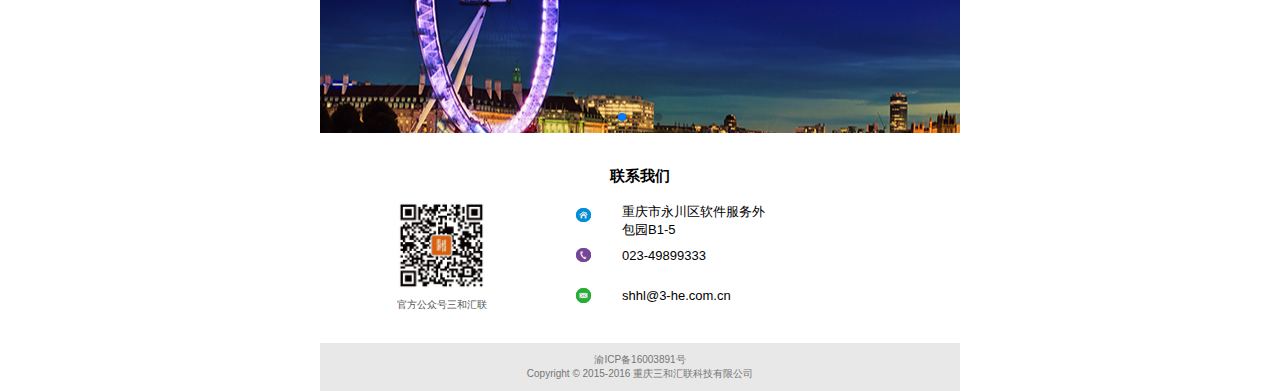
<file: moblie/index.html>
<!DOCTYPE html>
<html ng-app="app">
	<head>
		<meta charset="utf-8">
		<meta name="viewport" content="width=device-width,initial-scale=1,user-scalable=no,minimal-ui">
		<meta content="yes" name="apple-mobile-web-app-capable">
		<meta content="black" name="apple-mobile-web-app-status-bar-style">
		<meta content="telephone=no" name="format-detection">
		<script type="text/javascript">
		/*	function browserRedirect() {
				var sUserAgent = navigator.userAgent.toLowerCase();
				var bIsIpad = sUserAgent.match(/ipad/i) == "ipad";
				var bIsIphoneOs = sUserAgent.match(/iphone os/i) == "iphone os";
				var bIsMidp = sUserAgent.match(/midp/i) == "midp";
				var bIsUc7 = sUserAgent.match(/rv:1.2.3.4/i) == "rv:1.2.3.4";
				var bIsUc = sUserAgent.match(/ucweb/i) == "ucweb";
				var bIsAndroid = sUserAgent.match(/android/i) == "android";
				var bIsCE = sUserAgent.match(/windows ce/i) == "windows ce";
				var bIsWM = sUserAgent.match(/windows mobile/i) == "windows mobile";
				if (!(bIsIpad || bIsIphoneOs || bIsMidp || bIsUc7 || bIsUc || bIsAndroid || bIsCE || bIsWM) ){
					window.location='http://www.3-he.com.cn';
				}
			}
			browserRedirect();*/
		</script>
		<script src="js/modernizr.custom.js"></script>
		<link rel="stylesheet" href="css/reset.css">
		<link  rel="stylesheet" href="css/example.css" />
		<link rel="stylesheet" href="css/swiper.min.css">
		<link rel="stylesheet" type="text/css" href="css/effect1.css" />
	</head>
	<body>
	<div id="ip-container" class="ip-container">
		<!-- initial header -->
		<header class="ip-header">
			<div class="ip-logo"><img class="ip-inner"   src="images/logo_1.png"/></div>
			<div class="ip-loader">
				<svg class="ip-inner" width="160px" height="160px" viewBox="0 0 80 80">
					<path class="ip-loader-circlebg" d="M40,10C57.351,10,71,23.649,71,40.5S57.351,71,40.5,71 S10,57.351,10,40.5S23.649,10,40.5,10z"/>
					<path id="ip-loader-circle" class="ip-loader-circle" d="M40,10C57.351,10,71,23.649,71,40.5S57.351,71,40.5,71 S10,57.351,10,40.5S23.649,10,40.5,10z"/>
				</svg>
			</div>
		</header>
		<div class="root">
			<header>
				<div class="logo"></div>
			</header>
			<div class="slider">
				<div class="swiper-container">
					<div class="swiper-wrapper">
						<a href="index2.html" class="swiper-slide"></a>
						<a href="change_index/index_zhaoming.html" class="swiper-slide"></a>
						<a href="change_index/index_gui.html" class="swiper-slide"></a>
					</div>
					<!-- Add Pagination -->
					<div class="swiper-pagination"></div>
				</div>
			</div>
			<section class="arch">
				<a class="a_wrap" href="index2.html">
					<div class="common_img arch_img"></div>
					<div class="arch_font">
						<p>新型节能建材</p>
						<p>New Energy-saving Building Materials</p>
						<div class="buttun_play"><span class="icon"></span></div>
					</div>
				</a>
			</section>
			<section class="arch light">
				<a class="a_wrap" href="change_index/index_zhaoming.html">
					<div class="common_img light_img"></div>
					<div class="arch_font">
						<p>节能照明系统</p>
						<p>Energy-saving Lighting System</p>
						<div class="buttun_play"><span class="icon"></span></div>
					</div>
				</a>
			</section>

			<section class="arch print">
				<a class="a_wrap" href="change_index/index_gui.html">
					<div class="common_img print_img"></div>
					<div class="arch_font">
						<p>绿色生态涂装</p>
						<p>Green Paint Ecological Health</p>
						<div class="buttun_play"><span class="icon"></span></div>
					</div>
				</a>
			</section>
			<section class="bk"></section>
			<section class="bk_font">
				<p>重庆三和汇联科技有限公司是2015年成立的极富创新性的高科技互联网企业。公司秉承“智慧推动变革，绿色点亮未来”的企业理念，致力于社会成员健康低碳生活方式的推动和绿色生态建筑的推广服务，业务涵盖建筑全生命周期，产品惠及家庭和个人。</p>
			</section>
			<section class="service">
				<h2>服务项目</h2>
				<div class="service1">
					<div class="service_logo1"><span></span></div>
					<div class="service_font1">
						<h3>绿色建筑+互联网</h3>
						<p>是将互联网 + 的理念和技术引入建筑工地，实现“互联网+”与建筑工地的跨界融合，促进行业转型升级。</p>
					</div>
				</div>
				<div class="service2">
					<div class="service_logo2"><span></span></div>
					<div class="service_font1">
						<h3>网络运营</h3>
						<p>网络运营不仅需要从网络角度知道网络运行状况，还需要从服务角度知道网络运行状况，有效利用网络资源。</p>
					</div>
				</div>
				<div class="service3">
					<div class="service_logo3"><span></span></div>
					<div class="service_font1">
						<h3>节能建筑智能产品</h3>
						<p>建筑节能是关系到我国建设低碳经济、完成节能减排目标、保持经济可持续发展的重要环节之一。</p>
					</div>
				</div>
			</section>
			<!--example-->
			<section class="example">
				<p>案例展示</p>
				<div class="example_play">
					<div class="swiper-container">
						<div class="swiper-wrapper">
							<div class="swiper-slide"></div>
							<div class="swiper-slide"></div>
							<div class="swiper-slide"></div>
						</div>
						<!-- Add Pagination -->
						<div class="swiper-pagination"></div>
					</div>
				</div>
			</section>
			<section class="phone">
				<h3>联系我们</h3>
				<div class="phone_content">
					<div class="phone_img">
						<div class="phone_address"></div>
						<p>官方公众号三和汇联</p>
					</div>
					<div class="phone_font">
						<div class="short_adress">
							<div class="icon1"><div class="icon1_img"></div></div>
							<div class="short_font"><p>重庆市永川区软件服务外包园B1-5</p></div>
						</div>
						<div class="short_adress">
							<div class="icon1"><div class="icon2_img"></div></div>
							<div class="short_font"><p>023-49899333</p></div>
						</div>
						<div class="short_adress">
							<div class="icon1"><div class="icon3_img"></div></div>
							<div class="short_font"><p>shhl@3-he.com.cn </p></div>
						</div>
					</div>
				</div>
			</section>
			<footer>
				<p>渝ICP备16003891号</p>
				<p>Copyright © 2015-2016 重庆三和汇联科技有限公司</p>
			</footer>
		</div>
		</div>
		<script src="js/jquery.min.js"></script>
		<script src="js/swiper.min.js"></script>
		<script src="js/js.js"></script>
		<script>
			var swiper = new Swiper('.swiper-container', {
				pagination: '.swiper-pagination',
				loop : true,
				loopAdditionalSlides:0,
				autoplay:3000,
				autoplayDisableOnInteraction:false,
				paginationClickable: true,
			});
		</script>
	</body>
</html>
</file>
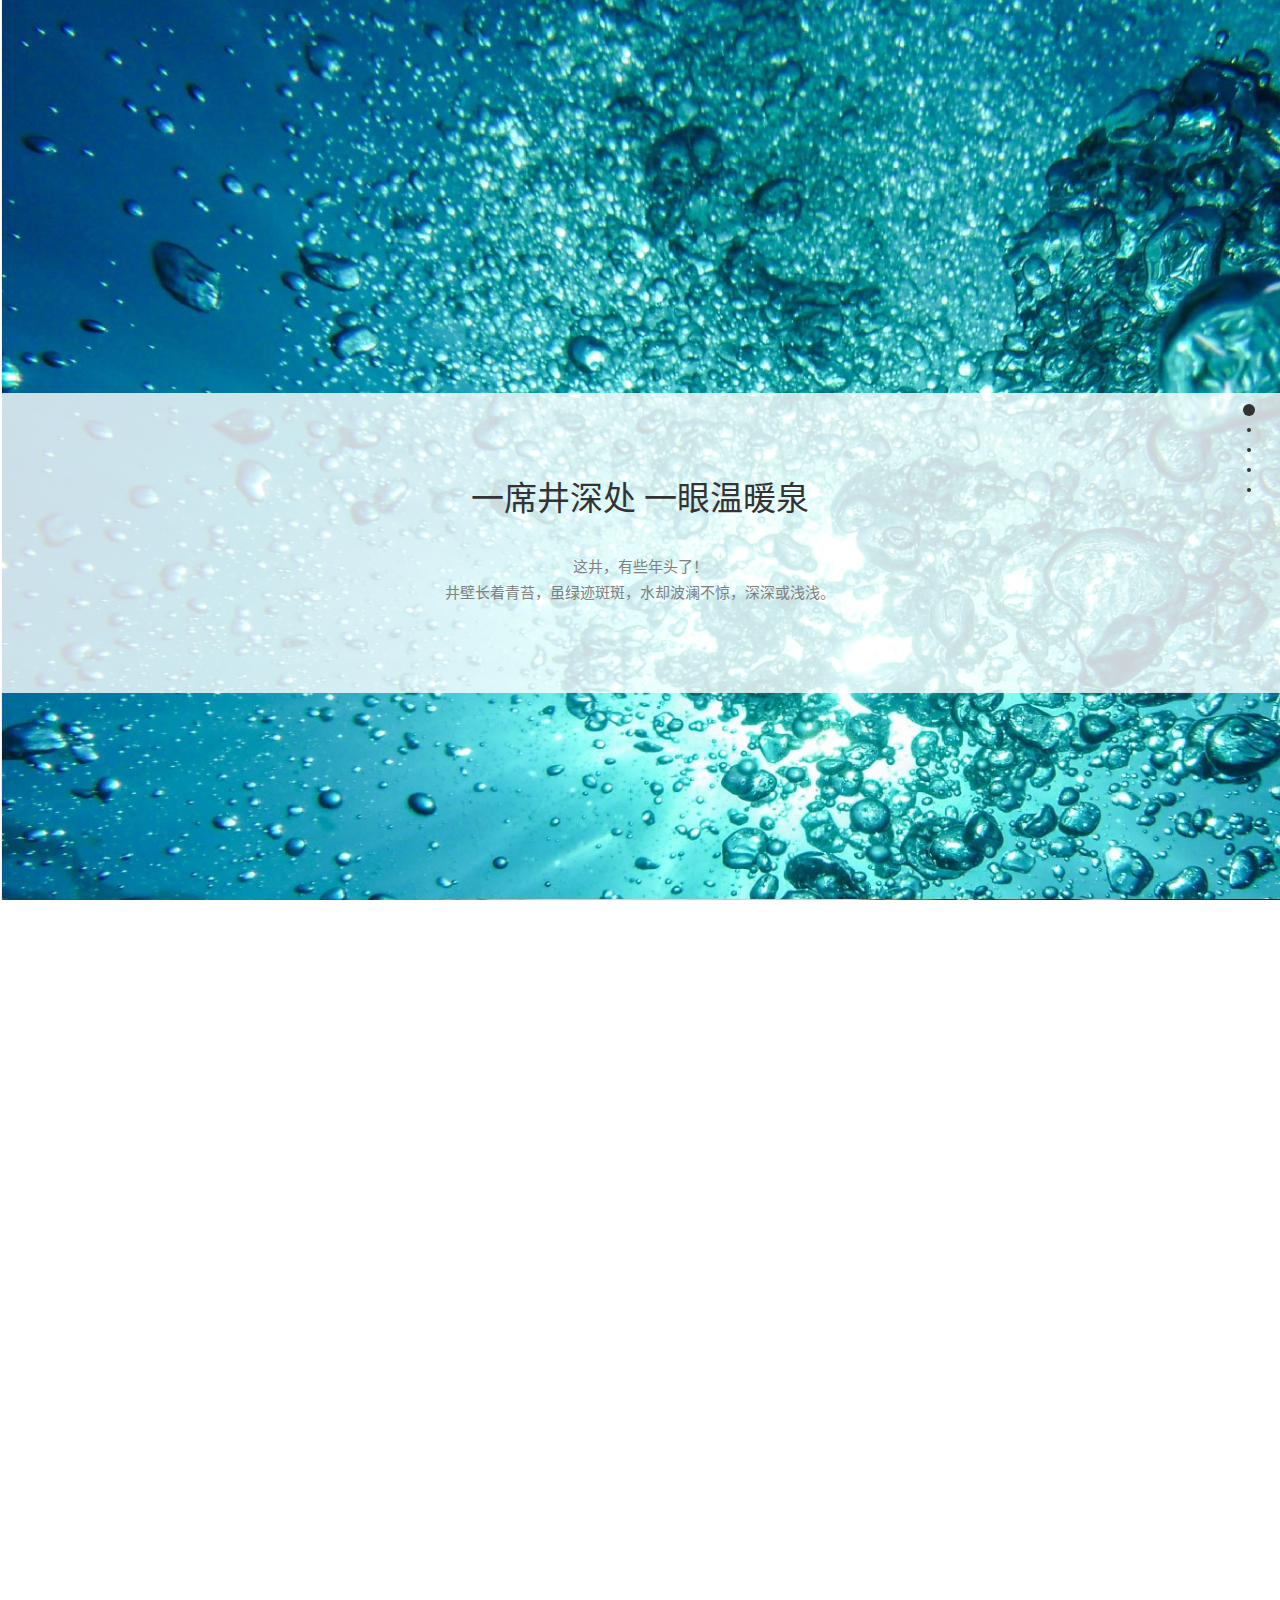
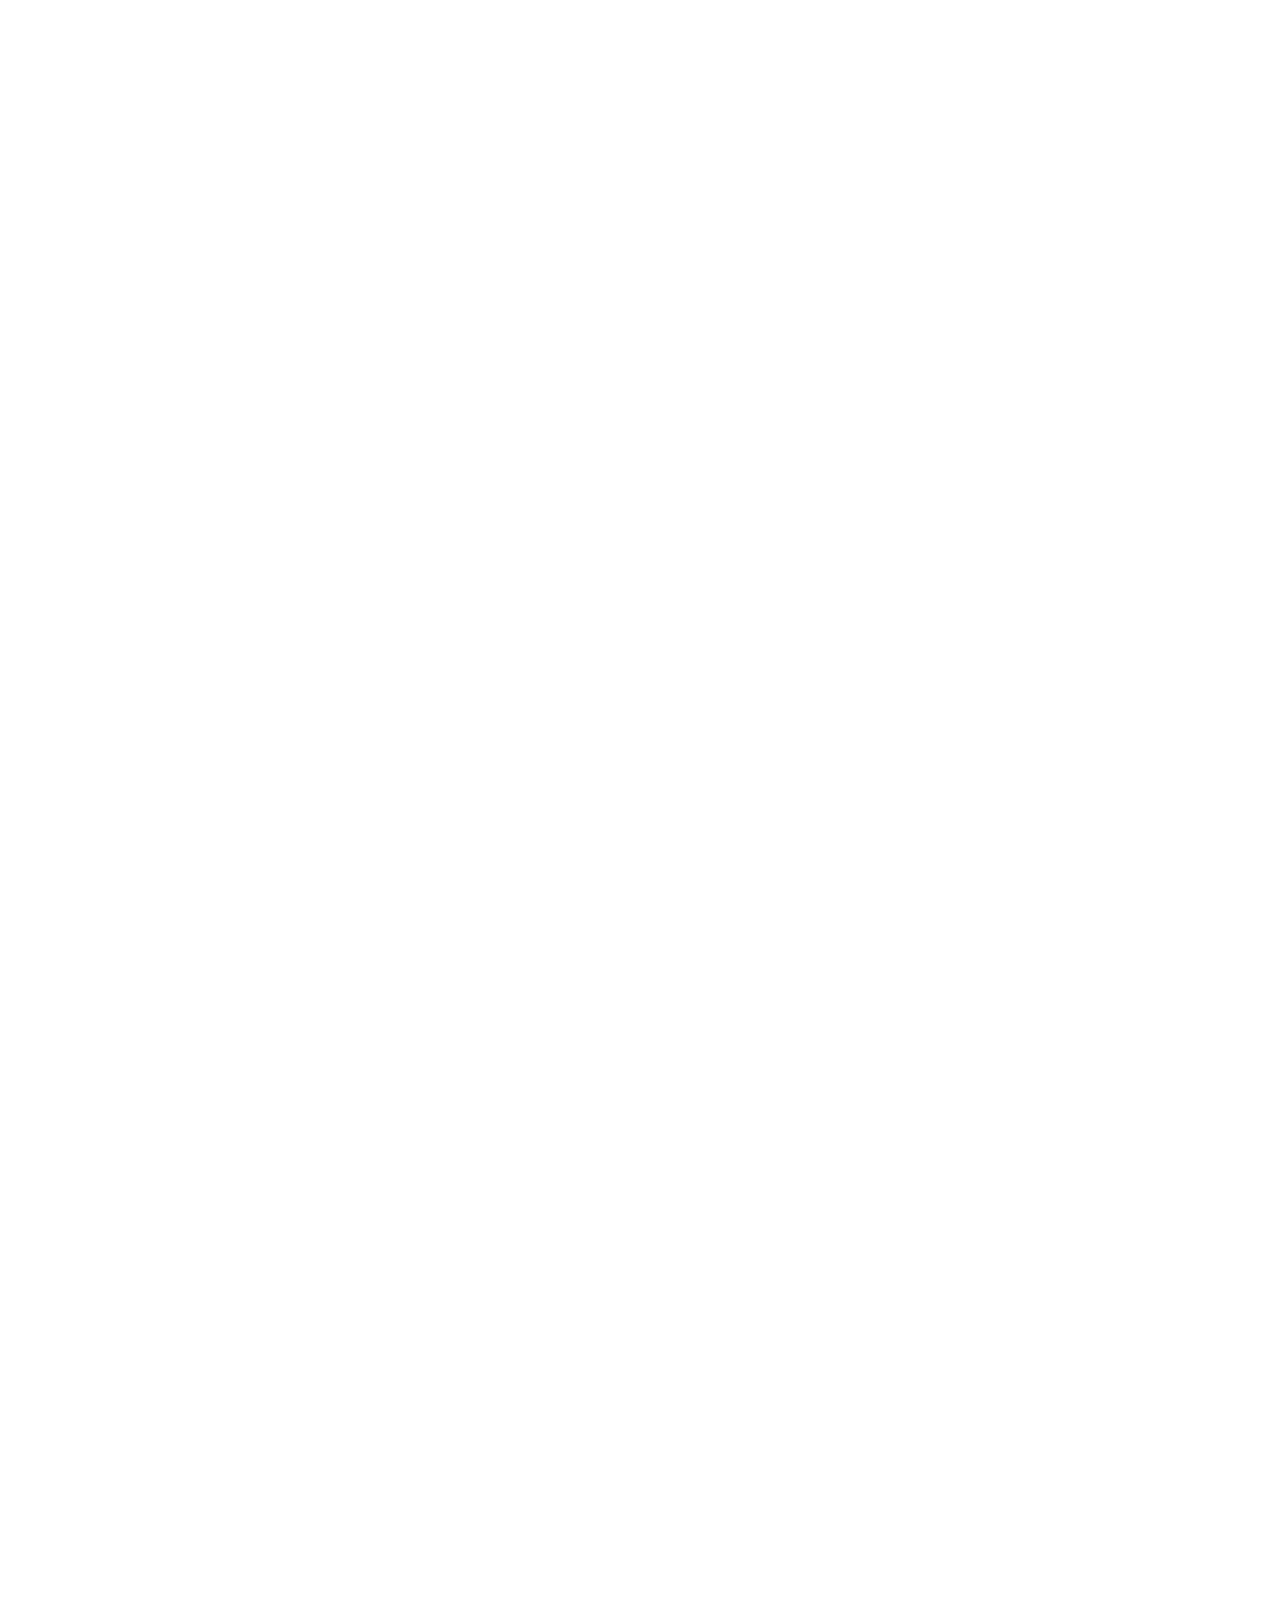
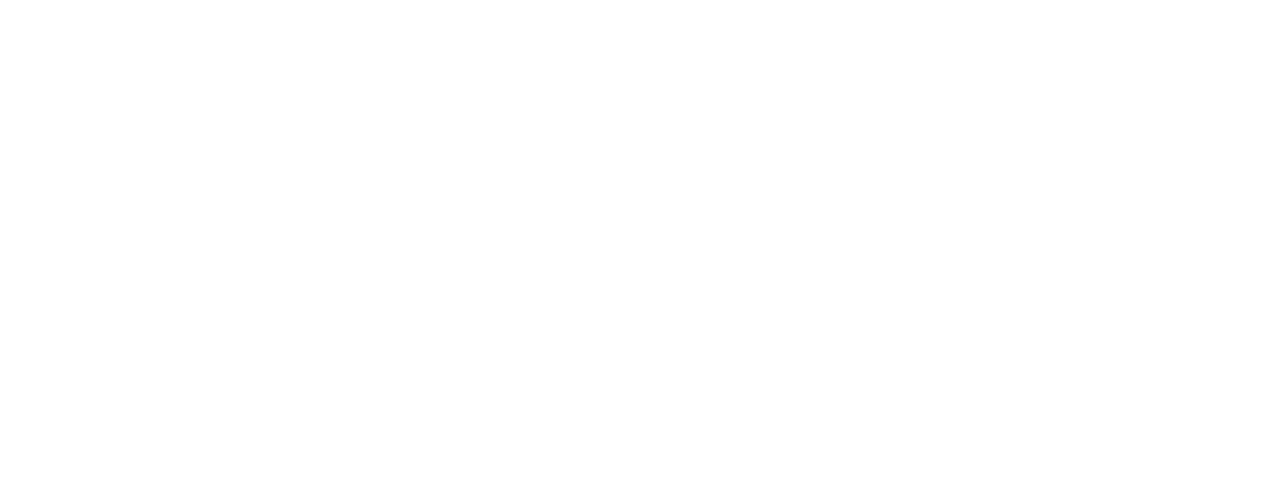
<file: stories/index.html>
<!DOCTYPE html>
<html lang="zh-CN">
<head>
    <meta charset="utf-8">
    <title>三和逸生</title>
    <link rel="stylesheet" href="css/jquery.fullPage.css">
    <link rel="stylesheet" href="css/style.css">
    <style>

    </style>
    <script src="js/jquery-1.8.3.min.js"></script>
    <script src="js/jquery.fullPage.min.js"></script>
    <script src="js/jquery.easing.min.js"></script>
    <script src="js/slider.js"></script>
    <script>
        $(function(){
            /*var y = 0;
             var length = $(".photoplay img").length;
             function play(){
             a(y);
             y++;
             if (y == length) y = 0;
             }
             function a(x){
             $(".photoplay").find("img").eq(x).stop(false,true).fadeIn(1500).siblings().fadeOut(1500);
             }*/

            $('#fullpage').fullpage({
                navigation: true,
                scrollingSpeed:800,
                anchors: ['page1', 'page2', 'page3', 'page4'],
                verticalCentered: false,
                menu:true,

                onLeave: function(index,nextIndex, direction){
                    if(index == '1'){
                        $('.font_size1 h3').animate({
                            'left': '-600px',
                            'fontSize':'50px'
                        }, 1500, 'easeOutExpo');
                        $('.font_bk').fadeOut(1000);
                        $('.font_size1 p').animate({
                            'right': '-600px',
                            'fontSize':'20px'

                        }, 1500, 'easeOutExpo');
                    }
                    if(index == '2'){
                        $('.img_bottom').animate({
                            'opacity':0.2,
                            'top':'-1000px'
                        }, 1500, 'easeOutExpo');
                        $('.font_bottom').animate({
                            bottom:'-400px'
                        }, 2000, 'easeOutExpo');
                        //clearInterval(show);
                    }
                    if(index == '3'){
                        $('.font_size3').fadeOut(1000);
                        $('.font_bk2').animate({
                            top:'-290px'
                        }, 1500, 'easeOutExpo');
                    }
                    if((index == '4')&&(direction=='up')){
                        $('.font_bk2_img').fadeOut(1000);
                        $('.content_bottom').animate({
                            bottom:'-500px'
                        }, 1500, 'easeOutExpo');
                        $('.content_top').animate({
                            top:'-800px'
                        }, 1500, 'easeOutExpo');

                    }
                },

                afterLoad: function(anchorLink, index){
                    if(index == "1"){
                        $('.font_size1 h3').animate({
                            'left': 0,
                            'fontSize':'33px'
                        }, 1500, 'easeOutExpo');
                        $('.font_bk').fadeIn(800);
                        $('.font_size1 p').animate({
                            'right':0,
                            'fontSize':'15px'
                        }, 1500, 'easeOutExpo');
                    }
                    if(index == '2'){
                        $('.img_bottom').animate({
                            'opacity':1,
                            top:0
                        }, 1500, 'easeOutExpo');
                        $('.font_bottom').animate({
                            bottom:0
                        }, 1500, 'easeOutExpo');
                        //show=setInterval(play,3000);
                    }
                    if(index == '3'){
                        $('.font_size3').delay(1000).fadeIn(1000);
                        $('.font_bk2').animate({
                            top:0
                        }, 1500, 'easeOutExpo');
                    }
                    if(index == '4'){
                        $('.font_bk2_img').delay(1000).fadeIn(1000);
                        $('.content_bottom').animate({
                            bottom:0
                        }, 1500, 'easeOutExpo');
                        $('.content_top').animate({
                            top:0
                        }, 1500, 'easeOutExpo');

                    }
                }
            });

            //第二屏轮播
            $(function() {
                var bannerSlider = new Slider($('#banner_tabs'), {
                    time: 5000,
                    delay: 400,
                    event: 'hover',
                    auto: true,
                    mode: 'fade',
                    controller: $('#bannerCtrl'),
                    activeControllerCls: 'active'
                });
                $('#banner_tabs .flex-prev').click(function() {
                    bannerSlider.prev()
                });
                $('#banner_tabs .flex-next').click(function() {
                    bannerSlider.next()
                });
            })
        });
    </script>
</head>
<body>
<div id="fullpage">
    <div class="section bk ">
        <div class="font_size1" >
            <h3>一席井深处 一眼温暖泉</h3>
            <p>这井，有些年头了！</p>
            <p>井壁长着青苔，虽绿迹斑斑，水却波澜不惊，深深或浅浅。</p>
        </div>
        <div class="font_bk"></div>
    </div>
    <div class="section bk1 ">
        <div class="wrap">
            <div class="photoplay">
                <img src="images/01.jpg" alt="01" class="img_bottom">
                <img src="images/bk2.jpg" alt="bk2" class="img_bottom" style="display: none">
            </div>
        </div>
        <div class="font_bottom">
            <div id="banner_tabs" class="flexslider">
                <ul class="slides">
                    <li class="font1">
                        <h3>奶奶说 那是自然的味道 是甘甜</h3>
                        <p>小时候，院子外面有一口深井，奶奶说，那是自然的味道，养育了几代人。从茶山里沁出来的泉</p>
                        <p>水，被引流到这口井里。没有污染，是健康的水，是安全的水，喝起来甜甜的。</p>
                    </li>
                    <li class="font1">
                        <p class="font_1p">附近的所有人日常用水都靠这口深井，它无穷无尽的提供着一股又一股清泉，像希望一样不断的涌现。</p>
                        <p>我记得，炎炎夏日的时候，这清泉是冰凉的甜；</p>
                        <p>我记得，寒风凌冽的时候，这清泉是温暖的甜。</p>
                        <p>那时候大人们经常教育自家的小孩子，不允许私下到井边去，</p>
                        <p>或许是怕谁家顽皮的小孩摔下去，又或许是怕孩子们脏了井里的泉水。</p>
                    </li>
                    <li class="font1">
                        <p class="font_1p">闲来无事，经常坐在院子里望着那口井，望着那口井边来来往往的人。</p>
                        <p>爷爷奶奶相伴来打水，他们说喝了一辈子井里的水，这口井是他们的青春；</p>
                        <p>叔叔阿姨相伴来挑水，他们说喝了半辈子井里的水，这口井是他们的爱情；</p>
                        <p>外地路过的人，喝一口井水，却只能停留在回味与记忆里！</p>
                    </li>
                </ul>
                <div class="wra">
                    <ul class="flex-direction-nav">
                        <li><a class="flex-prev" href="javascript:;">Previous</a></li>
                        <li><a class="flex-next" href="javascript:;">Next</a></li>
                    </ul>
                </div>
                <ol id="bannerCtrl" class="flex-control-nav flex-control-paging">
                    <li><a></a></li>
                    <li><a></a></li>
                    <li><a></a></li>
                </ol>
            </div>
        </div>
    </div>
    <div class="section bk2">
        <div class="font_size3" style="display: none">
            <div class="h">
                <h3>我认为</h3>
                <h3>那是亲人的味道 是健康</h3>
            </div>
            <p>现在，长大的我离开了那口深井清泉，每天喝着五味杂陈的自来水，而奶奶也永远离开了我。</p>
            <p>那天，误喝了一口生水，却拉肚子拉得连腰都直不起来。一个人躺在床上，想念的是家乡院边的清泉水。</p>
            <p>我认为</p>
            <p>那是亲人的味道，那里是奶奶一生停留的地方，一辈子在清泉边，一辈子也不曾离开过。</p>
        </div>
        <div class="font_bk2"></div>
    </div>
    <div class="section bk1">
        <div class="content_top">
            <div class="font_bk2_1">
                <p>时代在不断发展，那口深井或许早已经随着变迁而不复存在，家家户户都有了自来水管。</p>
                <p>不会再拿着盆子提着桶去井边打水，更不会再有邻居间的相互寒暄，只剩下陌路。</p>
            </div>
            <div class="font_bk2_2">
                <p>今天我们致力于</p>
                <p>还您儿时的记忆，还您健康好水，</p>
                <p>把自然的味道放在家里，把亲人的味道留在身边，</p>
            </div>

            <div class="font_bk2_img" style="display: none">
                <img src="images/addr.jpg" alt="">
            </div>
        </div>
        <div class="content_bottom">
            <div class="font_bk2_3">
                <h3>三和逸生 因爱而生</h3>
            </div>
        </div>
    </div>
    <div class="section fp-auto-height">
        <div class="footer">ICP渝0121252-1</div>
    </div>
</div>

</body>
</html>
</file>
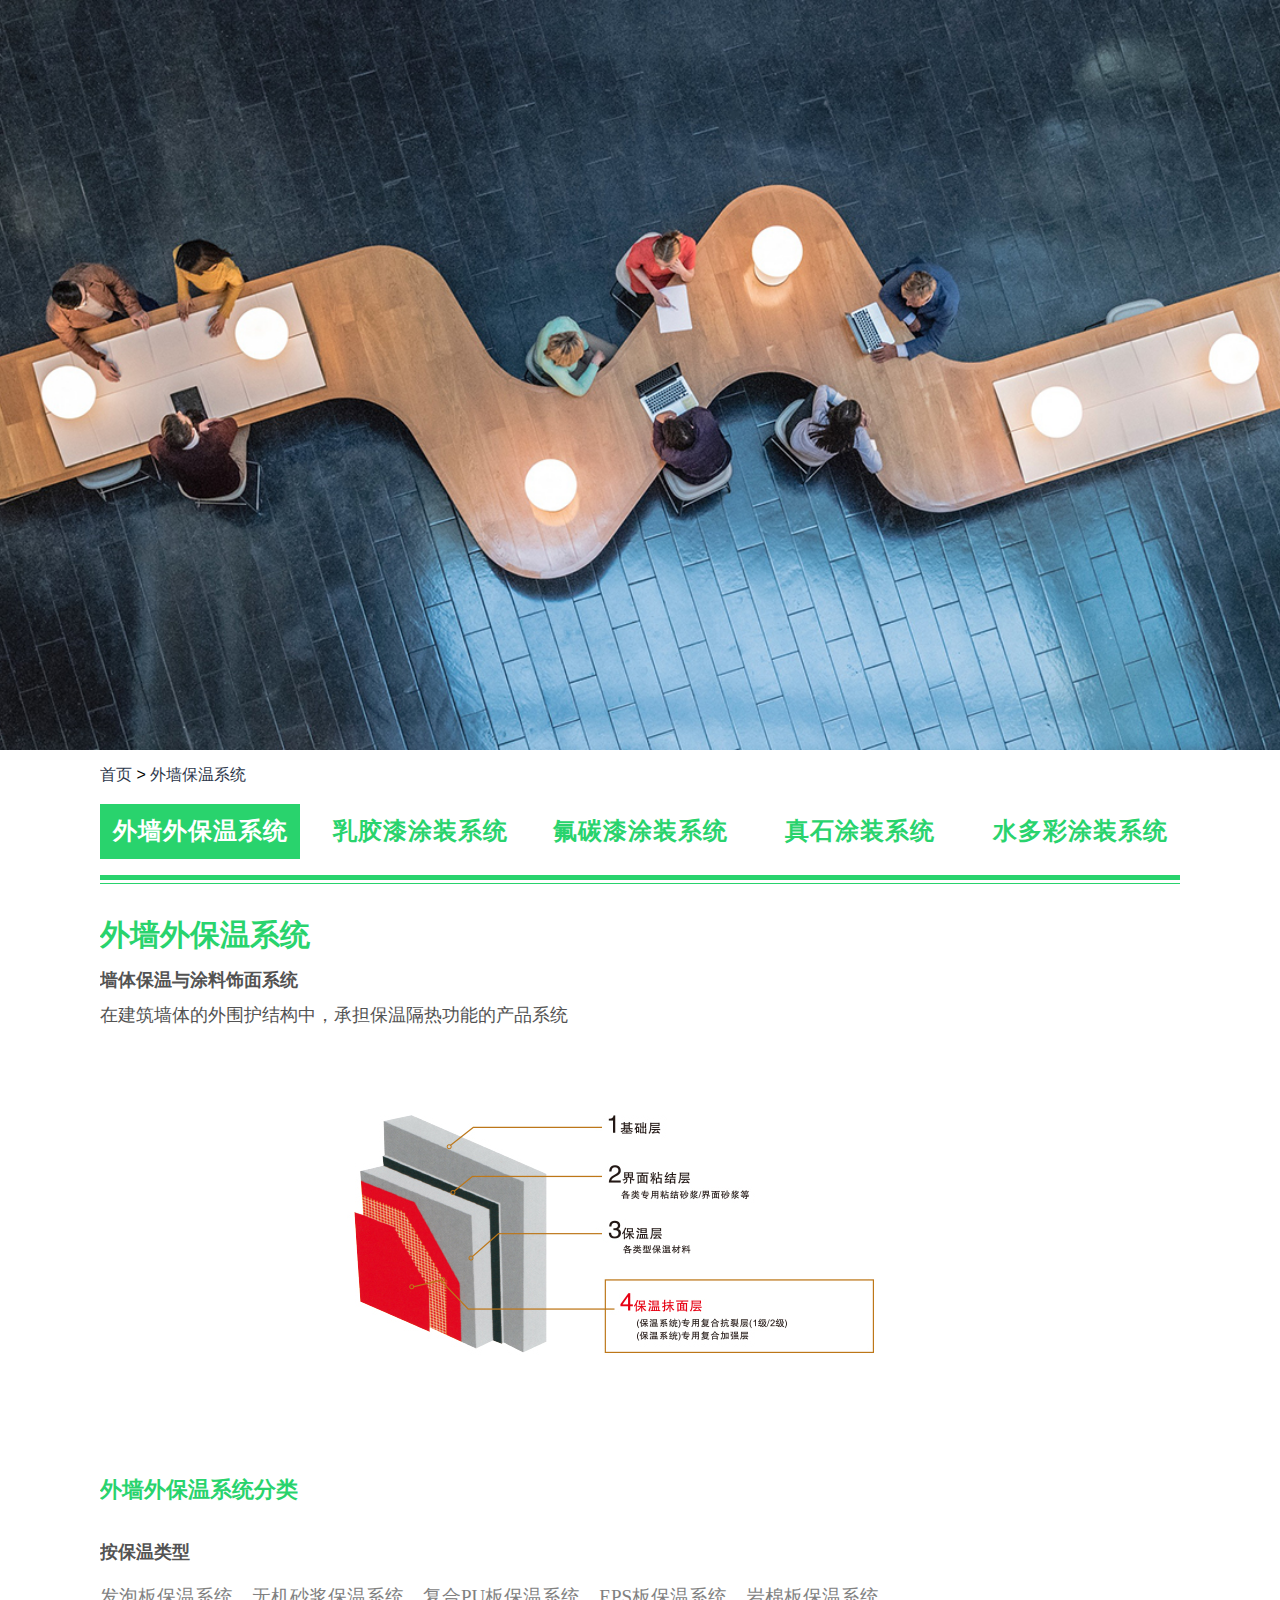
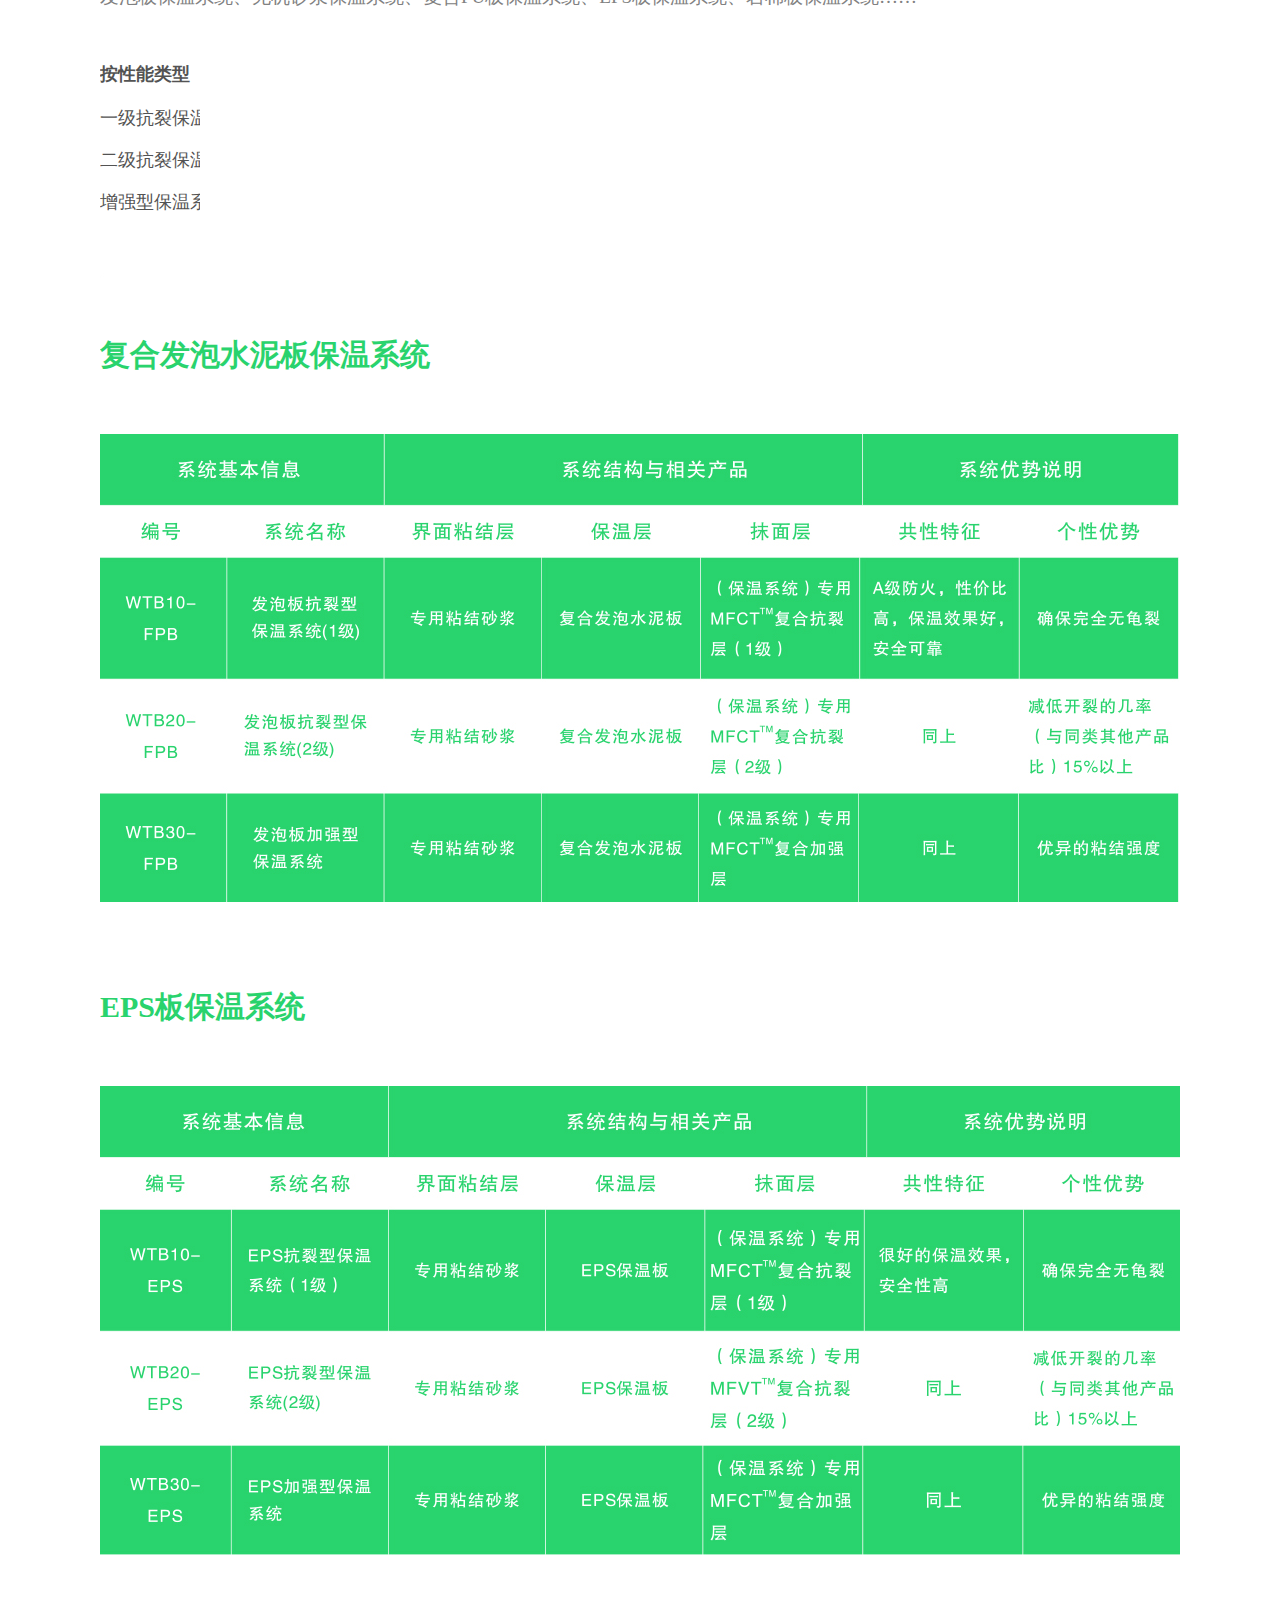
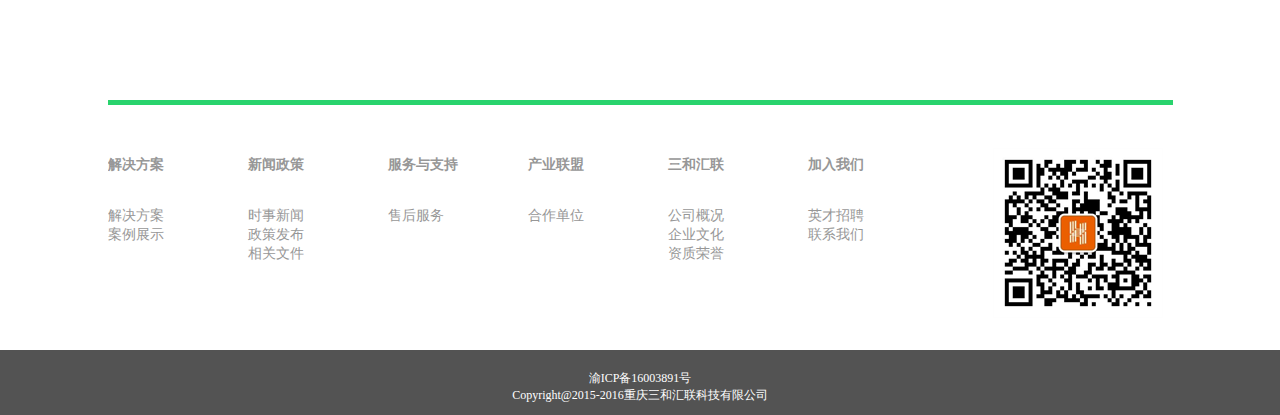
<file: common/commons1.html>
<!DOCTYPE html>
<html lang="en">
<head>
    <meta charset="UTF-8">
    <title>三和汇联</title>
    <link rel="icon" href="../images/favicon.ico" type="image/x-icon">
    <link rel="stylesheet" href="commons1.css" type="text/css">
</head>
<body>
<!--顶部-->
<header></header>
<!--导航-->
<nav class="nav">
    <div class="breadcrumbs"><a href="../index.html">首页</a> > <a href="#">外墙保温系统</a></div>
    <div class="classify">
        <ul>
            <li class="mark">外墙外保温系统</li>
            <li>乳胶漆涂装系统</li>
            <li>氟碳漆涂装系统</li>
            <li>真石涂装系统</li>
            <li>水多彩涂装系统</li>
        </ul>
    </div>
    <div class="line"></div>
    <div class="line_1"></div>
</nav>
<!--外墙外保温系统-->
<div class="root">
    <section class="part1">
        <div class="thermalTop">
            <p class="title">外墙外保温系统</p>
            <p>墙体保温与涂料饰面系统</p>
            <p>在建筑墙体的外围护结构中，承担保温隔热功能的产品系统</p>
            <div class="thermalImg"><img src="images/二级_04.jpg" alt=""></div>
        </div>
        <div class="thermalMid">
            <p class="title2 ">外墙外保温系统分类</p>
            <p>按保温类型</p>
            <p>发泡板保温系统、无机砂浆保温系统、复合PU板保温系统、EPS板保温系统、岩棉板保温系统……</p>
        </div>
        <div class="performance">
            <div class="performanceLeft">
                <p>按性能类型</p>
                <p>一级抗裂保温系统</p>
                <p>二级抗裂保温系统</p>
                <p>增强型保温系统</p>
            </div>
            <div class="performanceRight"><img src="images/二级_12.jpg" alt=""></div>
        </div>
        <div class="thermalFoot">
            <div class="thermalFoot-Title">复合发泡水泥板保温系统</div>
            <div><img src="images/保温系统_07.jpg" alt=""></div>
            <div class="thermalFoot-Title title_top">EPS板保温系统</div>
            <div><img src="images/保温系统_11.jpg" alt=""></div>
        </div>
    </section>

    <!--乳胶漆涂装系统-->
    <section class="part2" style="display: none">
        <div class="thermalTop">
            <p class="title">乳胶漆涂装系统</p>
            <p>外墙涂饰系统及相关产品</p>
            <p>乳胶漆涂装系统，是指由乳胶漆与专业配套的外墙涂装基层材料共同构成的材料系统</p>
            <div class="thermalImg"><img src="images/乳胶_03.jpg" alt=""></div>
            <div><img src="images/乳胶_07.jpg" alt=""></div>
            <div class="product-Display">
                <div class="product-Display-Title">产品与展示效果图</div>
                <div class="product-Display-Img"><img src="images/乳胶_10.jpg" alt=""></div>
                <div class="product-Display-Img"><img src="images/乳胶_12.jpg" alt=""></div>
                <div class="product-Display-Img"><img src="images/乳胶_14.jpg" alt=""></div>
            </div>
        </div>
        <div class="thermalMid">
            <p class="title2">乳胶漆涂装系统分类</p>
            <div class="thermal-Left">
                <ul>
                    <li>抗裂涂装系统</li>
                    <li>保温弹性涂装系统</li>
                    <li>弹性涂装系统</li>
                </ul>
            </div>
            <div class="thermal-Middle">
                <ul>
                    <li>保温柔性涂装系统</li>
                    <li>柔性增强涂装系统</li>
                    <li>柔性涂装系统</li>
                </ul>
            </div>
            <div class="thermal-Right"><img src="images/二级_12.jpg" alt=""></div>
        </div>


        <div class="thermalFoot">
            <div class="thermalFoot-Title">乳胶漆涂装系统</div>
            <div><img src="images/乳胶_22.jpg" alt=""></div>
        </div>
    </section>
    <!--氟碳漆涂装系统-->
    <section class="part2" style="display: none">
        <div class="thermalTop">
            <p class="title">氟碳漆涂装系统</p>
            <p>外墙涂饰系统及相关产品</p>
            <p>氟碳漆涂装系统，是指由氟碳漆与专业配套的外墙涂装基层材料共同构成的材料系统</p>
            <div class="thermalImg"><img src="images/氟碳涂装_03.jpg" alt=""></div>
            <div class="product-Display">
                <div class="product-Display-Title">产品与展示效果图</div>
                <div class="funtan_img"><img src="images/氟碳漆-4.jpg" alt=""></div>
            </div>
        </div>
        <div class="thermalMid">
            <p class="title2">氟碳漆涂装系统分类</p>
            <div class="thermal-Left">
                <ul>
                    <li>抗裂涂装系统</li>
            </div>
            <div class="thermal-Right2"><img src="images/二级_12.jpg" alt=""></div>
        </div>


        <div class="thermalFoot">
            <div class="thermalFoot-Title">氟碳漆涂装系统</div>
            <div><img src="images/氟碳涂装_11.jpg" alt=""></div>
        </div>
    </section>
    <!--真石涂装系统-->
    <section class="part2" style="display: none">
        <div class="thermalTop">
            <p class="title">真石漆涂装系统</p>
            <p>外墙涂饰系统及相关产品</p>
            <p>真石漆涂装系统，是指由真石漆与专业配套的外墙涂装基层材料共同构成的材料系统</p>
            <div class="thermalImg"><img src="images/真石_03.jpg" alt=""></div>
            <div class="product-Display">
                <div class="product-Display-Title">产品与展示效果图</div>
                <div class="funtan_img"><img src="images/真石_07.jpg" alt=""></div>
            </div>
        </div>
        <div class="thermalMid">
            <p class="title2">真石漆涂装系统分类</p>
            <div class="thermal-Left">
                <ul>
                    <li>抗裂涂装系统</li>
                    <li>保温弹性涂装系统</li>
                    <li>弹性涂装系统</li>
                </ul>
            </div>
            <div class="thermal-Middle">
                <ul>
                    <li>保温柔性涂装系统</li>
                    <li>柔性增强涂装系统</li>
                    <li>柔性涂装系统</li>
                </ul>
            </div>
            <div class="thermal-Right"><img src="images/二级_12.jpg" alt=""></div>
        </div>
        <div class="thermalFoot">
            <div class="thermalFoot-Title">真石漆涂装系统</div>
            <div><img src="images/真石_11.jpg" alt=""></div>
        </div>
    </section>
    <!--水多彩涂装系统-->

    <section class="part2" style="display: none">
        <div class="thermalTop">
            <p class="title">水多彩涂装系统</p>
            <p>外墙涂饰系统及相关产品</p>
            <p>水多彩涂装系统，是指由水多彩与专业配套的外墙涂装基层材料共同构成的材料系统</p>
            <div class="thermalImg"><img src="images/水多彩涂装_03.jpg" alt=""></div>
            <div class="product-Display">
                <div class="product-Display-Title">产品与展示效果图</div>
                <div class="funtan_img"><img src="images/水多彩涂装_07.jpg" alt=""></div>
            </div>
        </div>
        <div class="thermalMid">
            <p class="title2">水多彩涂装系统分类</p>
            <div class="thermal-Left">
                <ul>
                    <li>抗裂涂装系统</li>
                    <li>保温弹性涂装系统</li>
                    <li>弹性涂装系统</li>
                </ul>
            </div>
            <div class="thermal-Middle">
                <ul>
                    <li>保温柔性涂装系统</li>
                    <li>柔性增强涂装系统</li>
                    <li>柔性涂装系统</li>
                </ul>
            </div>
            <div class="thermal-Right"><img src="images/二级_12.jpg" alt=""></div>
        </div>
        <div class="thermalFoot">
            <div class="thermalFoot-Title">水多彩涂装系统</div>
            <div><img src="images/水多彩涂装_11.jpg" alt=""></div>
        </div>
    </section>
</div>

<!--商品-->
<section class="commodity" style="display: none">
    <div class="title3">相关产品</div>
    <div class="line"></div>
    <!--商品导航-->
    <div class="commodityNav">
        <ul>
            <li>腻子系列</li>
            <li>瓷砖胶系列</li>
            <li>艺术质感系列</li>
            <li>聚合物砂浆</li>
        </ul>
    </div>
    <!--商品展示栏-->
    <div class="commdityImg" style="display: none">
    </div>
    <div class="catalogue">
        <div class="catalogueTop">
            <div class="productDetils"><img src="images/二级_20.jpg" alt="">
                <p>好腻子一辈子</p></div>
            <div class="productDetils"><img src="images/二级_22.jpg" alt="">
                <p>弹性抗裂腻子</p></div>
            <div class="productDetils"><img src="images/二级_24.jpg" alt="">
                <p>水泥基抗裂腻子</p></div>
            <div class="productDetils"><img src="images/二级_26.jpg" alt="">
                <p>柔性抗裂腻子</p></div>
            <div class="productDetils"><img src="images/二级_28.jpg" alt="">
                <p>外墙面腻子</p></div>
        </div>
        <div class="catalogueBut">
            <div class="productDetils"><img src="images/二级_35.jpg" alt="">
                <p>外墙粗腻子</p></div>
            <div class="productDetils"><img src="images/二级_36.jpg" alt="">
                <p>外墙粗腻子</p></div>
            <div class="productDetils"><img src="images/二级_37.jpg" alt="">
                <p> YG-911生态墙地</p></div>
            <div class="productDetils"><img src="images/二级_38.jpg" alt="">
                <p>YG-908内墙生态</p></div>
            <div class="productDetils">
                <div style="float: left"><img src="images/二级_39_01.jpg" alt="">
                    <p>前页</p></div>
                <div style="float: left"><img src="images/二级_39_03.jpg" alt="">
                    <p>后页</p></div>

            </div>
        </div>
</section>
<!--底部-->
<!--底部-->
<section class="foot">
    <div class="foot_center">
        <div class="text_common">
            <div class="footText">
                <ul>
                    <li class="footTextLi"><a href="#">解决方案</a></li>
                    <li><a href="#">解决方案</a></li>
                    <li><a href="#">案例展示</a></li>
                </ul>
            </div>
            <div class="footText1">
                <ul>
                    <li class="footTextLi"><a href="#">新闻政策</a></li>
                    <li><a href="#">时事新闻</a></li>
                    <li><a href="#">政策发布</a></li>
                    <li><a href="#">相关文件 </a></li>
                </ul>
            </div>
            <div class="footText1">
                <ul>
                    <li class="footTextLi"><a href="#">服务与支持</a></li>
                    <li><a href="#">售后服务</a></li>
                </ul>
            </div>
            <div class="footText1">
                <ul>
                    <li class="footTextLi"><a href="#">产业联盟</a></li>
                    <li><a href="#">合作单位</a></li>
                </ul>
            </div>
            <div class="footText1">
                <ul>
                    <li class="footTextLi"><a href="#">三和汇联</a></li>
                    <li><a href="#">公司概况</a></li>
                    <li><a href="#">企业文化</a></li>
                    <li><a href="#">资质荣誉</a></li>
                </ul>

            </div>
            <div class="footText1">
                <ul>
                    <li class="footTextLi"><a href="#">加入我们</a></li>
                    <li><a href="#">英才招聘</a></li>
                    <li><a href="#">联系我们</a></li>
                </ul>
            </div>
        </div>
        <!--二维码-->
        <div class="qrCode" ><img src="images/企业网站改版二维码.png" alt=""></div>
        <div class="line"></div>
        <!--版权-->
    </div>
</section>
<div class="copyright">
    <p>渝ICP备16003891号</p>
    <p>Copyright@2015-2016重庆三和汇联科技有限公司</p>
</div>
<script src="../js/jquery-1.12.2.min.js"></script>
<script>
    $(function(){
        $(".classify ul li").click(function(){
            var index = $(this).index()
            $(this).addClass('mark').siblings().removeClass('mark');
            $('.root section').eq(index).stop(true,true).fadeIn().siblings().fadeOut();
        })
    })

</script>
</body>
</html>
</file>
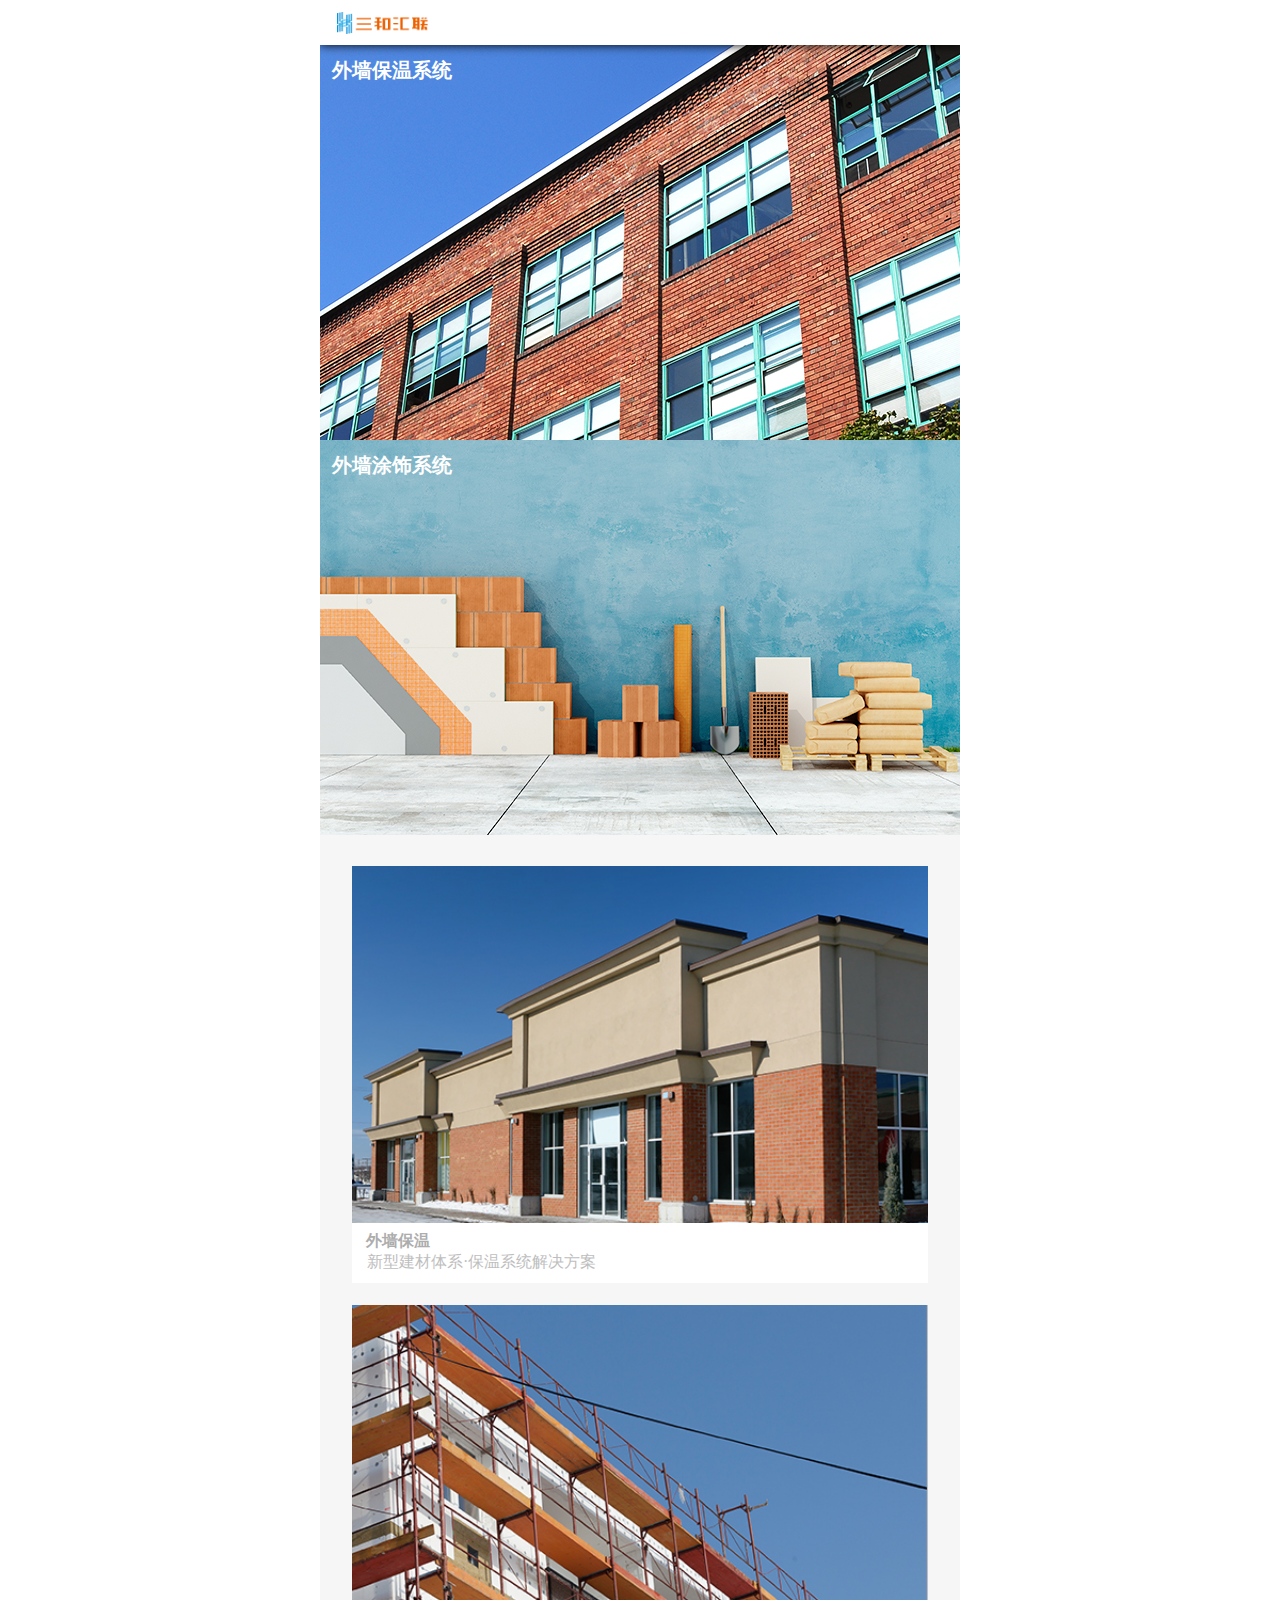
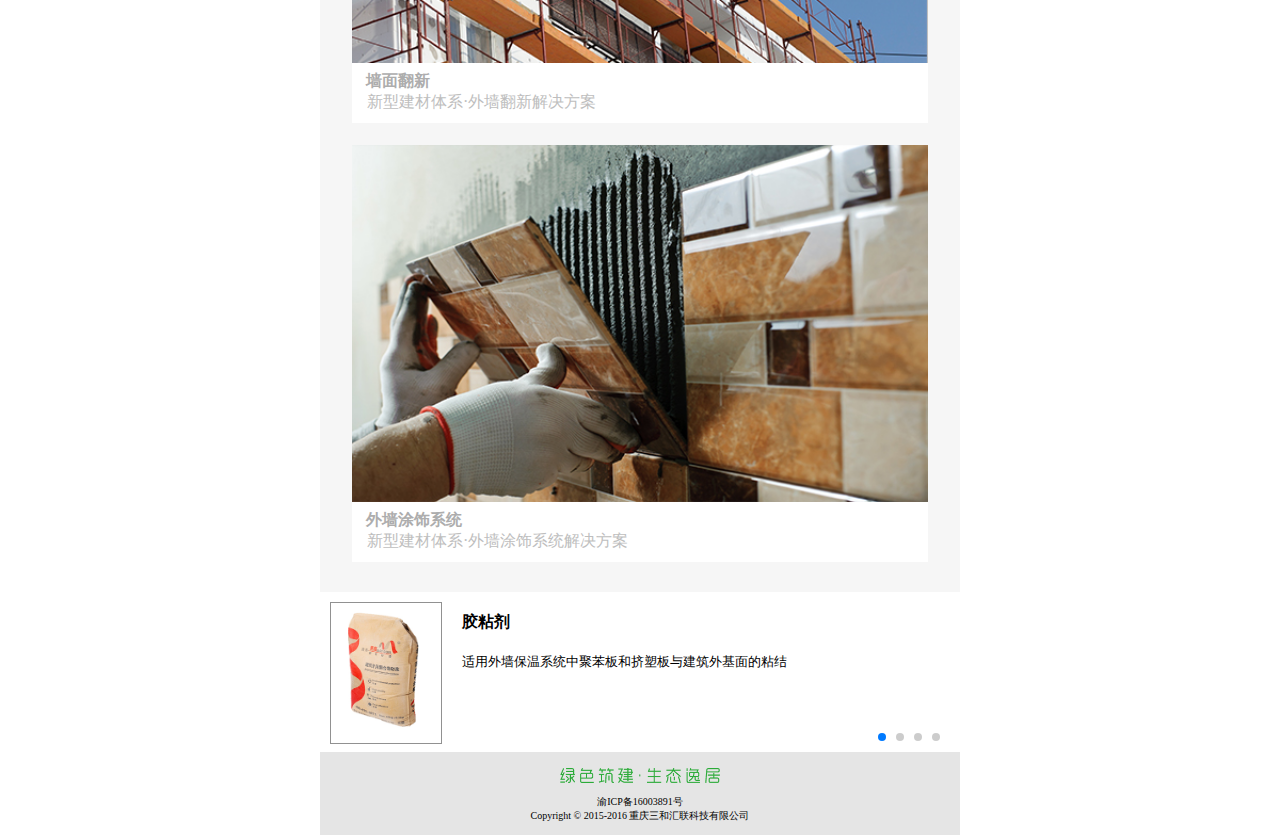
<file: moblie/index2.html>
<!DOCTYPE html>
<html ng-app="app">
<head>
    <meta charset="utf-8">
    <meta name="viewport" content="width=device-width,initial-scale=1,user-scalable=no,minimal-ui">
    <meta content="yes" name="apple-mobile-web-app-capable">
    <meta content="black" name="apple-mobile-web-app-status-bar-style">
    <meta content="telephone=no" name="format-detection">
    <link rel="stylesheet" href="css/reset.css">
    <link  rel="stylesheet" href="css/css1.css" />
    <link rel="stylesheet" href="css/swiper.min1.css">
</head>
<body>
    <div class="root">
        <!--顶栏-->
        <header>
            <div class="logo"></div>
        </header>
        <!--项目-->
        <div class="project">
            <a href="change_index/index_bwsys.html"><div class="project_1"><img src="images/two_bk1.jpg" alt=""><div class="project1_font">外墙保温系统</div></div></a>
            <a href="change_index/index_tssys.html"><div class="project_2"><img src="images/two_bk2.jpg" alt=""><div class="project2_font">外墙涂饰系统</div></div></a>
        </div>
        <div class="content">
            <div class="style">
                <a href="change_index/index_baowen.html">
                    <div class="style_img"><img src="images/introduce1.jpg" alt=""></div>
                    <div class="style_font">
                        <h4>外墙保温</h4>
                        <p>新型建材体系·保温系统解决方案</p>
                    </div>
                </a>
            </div>
            <div class="style mark_margin">
                <a href="change_index/index_fanxin.html">
                    <div class="style_img"><img src="images/introduce2.jpg" alt=""></div>
                    <div class="style_font">
                        <h4>墙面翻新</h4>
                        <p>新型建材体系·外墙翻新解决方案</p>
                    </div>
                </a>
            </div>
            <div class="style mark_margin">
                <a href="change_index/index_fanxin.html">
                    <div class="style_img"><img src="images/introduce3.jpg" alt=""></div>
                    <div class="style_font">
                        <h4>外墙涂饰系统</h4>
                        <p>新型建材体系·外墙涂饰系统解决方案</p>
                    </div>
                </a>
            </div>
        </div>
        <!--产品轮播-->
        <div class="example_play">
            <div class="swiper-container">
                <div class="swiper-wrapper">
                    <div class="swiper-slide">
                        <div class="product_wrap">
                            <div class="product_img"><img src="images/product1.jpg" alt=""></div>
                            <div class="product_font">
                                <h3>胶粘剂</h3>
                                <p>适用外墙保温系统中聚苯板和挤塑板与建筑外基面的粘结</p>
                            </div>
                        </div>
                    </div>
                    <div class="swiper-slide">
                        <div class="product_wrap">
                            <div class="product_img"><img src="images/product2.jpg" alt=""></div>
                            <div class="product_font">
                                <h3>复合发泡水泥板</h3>
                                <p>发泡水泥复合板是以周边钢围框、内置桁架与发泡水泥芯材及面层复合而成的轻质构件产品</p>
                            </div>
                        </div>
                    </div>
                    <div class="swiper-slide">
                        <div class="product_wrap">
                            <div class="product_img"><img src="images/product3.jpg" alt=""></div>
                            <div class="product_font">
                                <h3>抹面胶浆</h3>
                                <p>适用外墙保温系统的抹面，与耐碱网格布配合使用，组成抹灰增强防护层</p>
                            </div>
                        </div>
                    </div>
                    <div class="swiper-slide">
                        <div class="product_wrap">
                            <div class="product_img"><img src="images/product4.jpg" alt=""></div>
                            <div class="product_font">
                                <h3>胶粘剂</h3>
                                <p>适用于内外墙造型涂装</p>
                            </div>
                        </div>
                    </div>
                </div>
                <!-- Add Pagination -->
                <div class="swiper-pagination"></div>
            </div>
        </div>
        <footer>
            <div class="logo_img"></div>
            <div class="logo_font">
                <p>渝ICP备16003891号</p>
                <p>Copyright © 2015-2016 重庆三和汇联科技有限公司</p>
            </div>
        </footer>
    </div>
    <script src="js/jquery.min.js"></script>
    <script src="js/swiper.min.js"></script>
    <script src="js/js.js"></script>
    <script>
        var swiper = new Swiper('.swiper-container', {
            pagination: '.swiper-pagination',
            loop : true,
            loopAdditionalSlides:0,
            autoplay:3000,
            autoplayDisableOnInteraction:false,
            paginationClickable: true,
        });
    </script>
    <script>
        $(function(){
            $('.style').bind('touchstart',function(){
                $(this).addClass("style_on").siblings(".style").removeClass("style_on");
            });
    })
    </script>

</body>
</html>
</file>
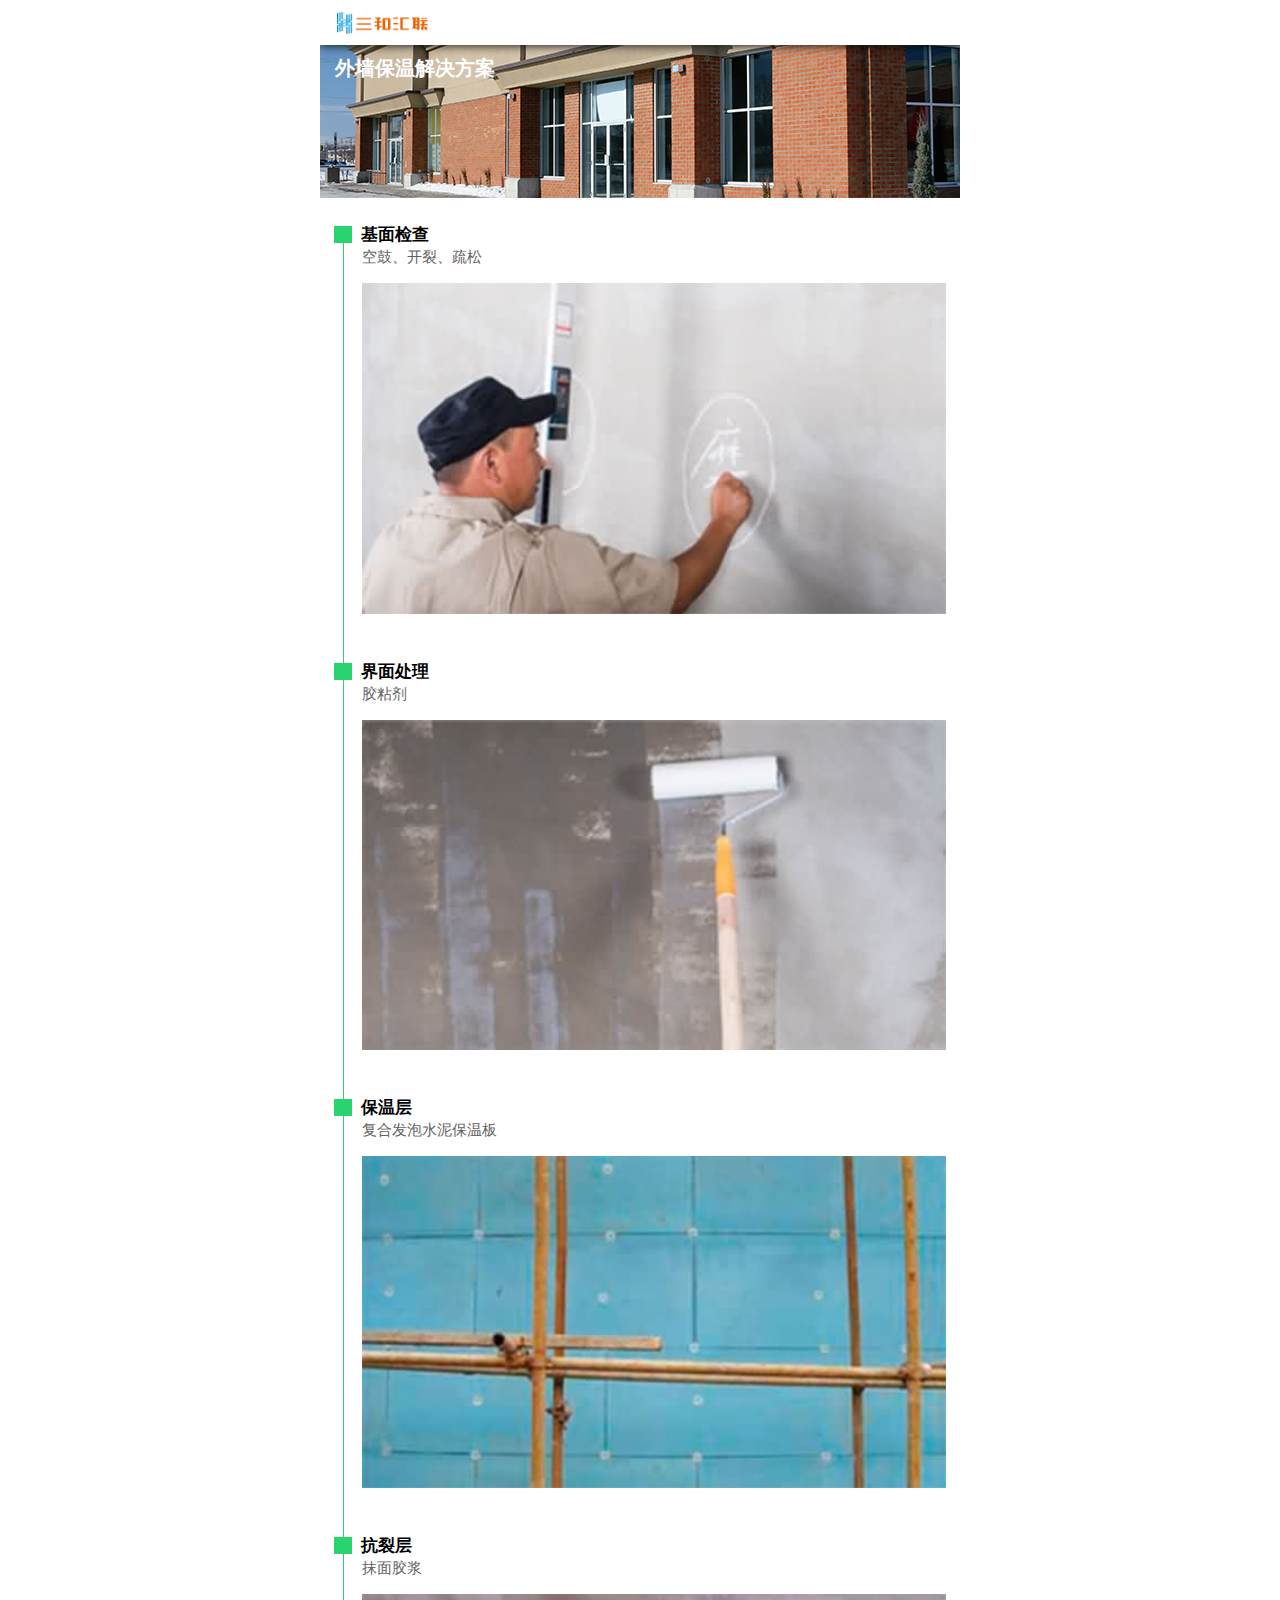
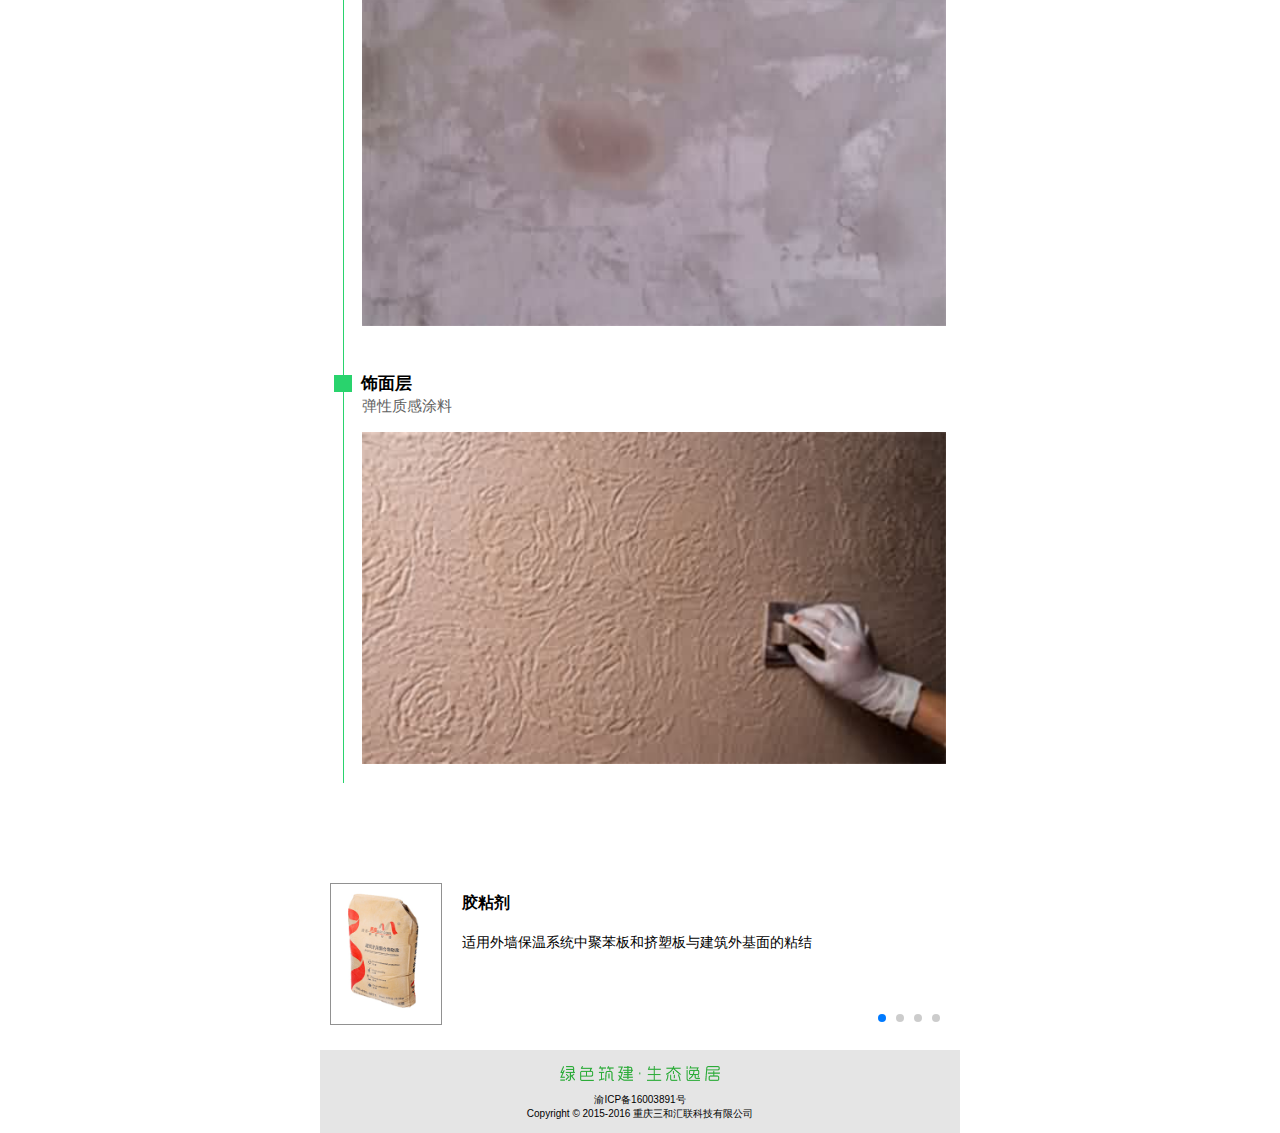
<file: moblie/change_index/index_baowen.html>
<!DOCTYPE html>
<html ng-app="app">
<head>
    <meta charset="utf-8">
    <meta name="viewport" content="width=device-width,initial-scale=1,user-scalable=no,minimal-ui">
    <meta content="yes" name="apple-mobile-web-app-capable">
    <meta content="black" name="apple-mobile-web-app-status-bar-style">
    <meta content="telephone=no" name="format-detection">
    <link rel="stylesheet" href="css/reset.css">
    <link  rel="stylesheet" href="css/css1.css" />
    <link rel="stylesheet" href="css/swiper.min1.css">
</head>
<body>
    <div class="root">
        <!--顶栏-->
        <header>
            <div class="logo"></div>
        </header>
        <!--主题-->
        <div class="head">
            <div class="head_font">外墙保温解决方案</div>
            <div class="wrap"><img src="images/head.jpg" alt=""></div>
        </div>
        <!--施工方案-->

        <div class="step">
            <div class="step_1">
                <div class="box_head">
                    <div class="box"></div>
                    <div class="box_font">基面检查</div>
                </div>
                <div class="box_content">
                    <div class="box_wrap">
                        <p>空鼓、开裂、疏松</p>
                        <img src="images/baowen_1.jpg" alt="">
                    </div>
                </div>
            </div>
            <div class="step_1">
                <div class="box_head">
                    <div class="box"></div>
                    <div class="box_font">界面处理</div>
                </div>
                <div class="box_content">
                    <div class="box_wrap">
                        <p>胶粘剂</p>
                        <img src="images/baowen_2.jpg" alt="">
                    </div>
                </div>
            </div>
            <div class="step_1">
                <div class="box_head">
                    <div class="box"></div>
                    <div class="box_font">保温层</div>
                </div>
                <div class="box_content">
                    <div class="box_wrap">
                        <p>复合发泡水泥保温板</p>
                        <img src="images/baowen_3.jpg" alt="">
                    </div>
                </div>
            </div>
            <div class="step_1">
                <div class="box_head">
                    <div class="box"></div>
                    <div class="box_font">抗裂层</div>
                </div>
                <div class="box_content">
                    <div class="box_wrap">
                        <p>抹面胶浆</p>
                        <img src="images/baowen_4.jpg" alt="">
                    </div>
                </div>
            </div>
            <div class="step_1">
                <div class="box_head">
                    <div class="box"></div>
                    <div class="box_font">饰面层</div>
                </div>
                <div class="box_content box_content_bottom">
                    <div class="box_wrap">
                        <p>弹性质感涂料</p>
                        <img src="images/baowen_5.jpg" alt="">
                    </div>
                </div>
            </div>
        </div>
        <div class="example_play">
            <div class="swiper-container">
                <div class="swiper-wrapper">
                    <div class="swiper-slide">
                        <div class="product_wrap">
                            <div class="product_img"><img src="images/product1.jpg" alt=""></div>
                            <div class="product_font">
                                <h3>胶粘剂</h3>
                                <p>适用外墙保温系统中聚苯板和挤塑板与建筑外基面的粘结</p>
                            </div>
                        </div>
                    </div>
                    <div class="swiper-slide">
                        <div class="product_wrap">
                            <div class="product_img"><img src="images/product2.jpg" alt=""></div>
                            <div class="product_font">
                                <h3>复合发泡水泥板</h3>
                                <p>发泡水泥复合板是以周边钢围框、内置桁架与发泡水泥芯材及面层复合而成的轻质构件产品</p>
                            </div>
                        </div>
                    </div>
                    <div class="swiper-slide">
                        <div class="product_wrap">
                            <div class="product_img"><img src="images/product3.jpg" alt=""></div>
                            <div class="product_font">
                                <h3>抹面胶浆</h3>
                                <p>适用外墙保温系统的抹面，与耐碱网格布配合使用，组成抹灰增强防护层</p>
                            </div>
                        </div>
                    </div>
                    <div class="swiper-slide">
                        <div class="product_wrap">
                            <div class="product_img"><img src="images/product4.jpg" alt=""></div>
                            <div class="product_font">
                                <h3>胶粘剂</h3>
                                <p>适用于内外墙造型涂装</p>
                            </div>
                        </div>
                    </div>
                </div>
                <!-- Add Pagination -->
                <div class="swiper-pagination"></div>
            </div>
        </div>
        <footer>
            <div class="logo_img"></div>
            <div class="logo_font">
                <p>渝ICP备16003891号</p>
                <p>Copyright © 2015-2016 重庆三和汇联科技有限公司</p>
            </div>
        </footer>
    </div>
    <script src="js/jquery.min.js"></script>
    <script src="js/swiper.min.js"></script>
    <script>
        var swiper = new Swiper('.swiper-container', {
            pagination: '.swiper-pagination',
            loop : true,
            loopAdditionalSlides:0,
            autoplay:3000,
            autoplayDisableOnInteraction:false,
            paginationClickable: true,
        });
    </script>
</body>
</html>
</file>
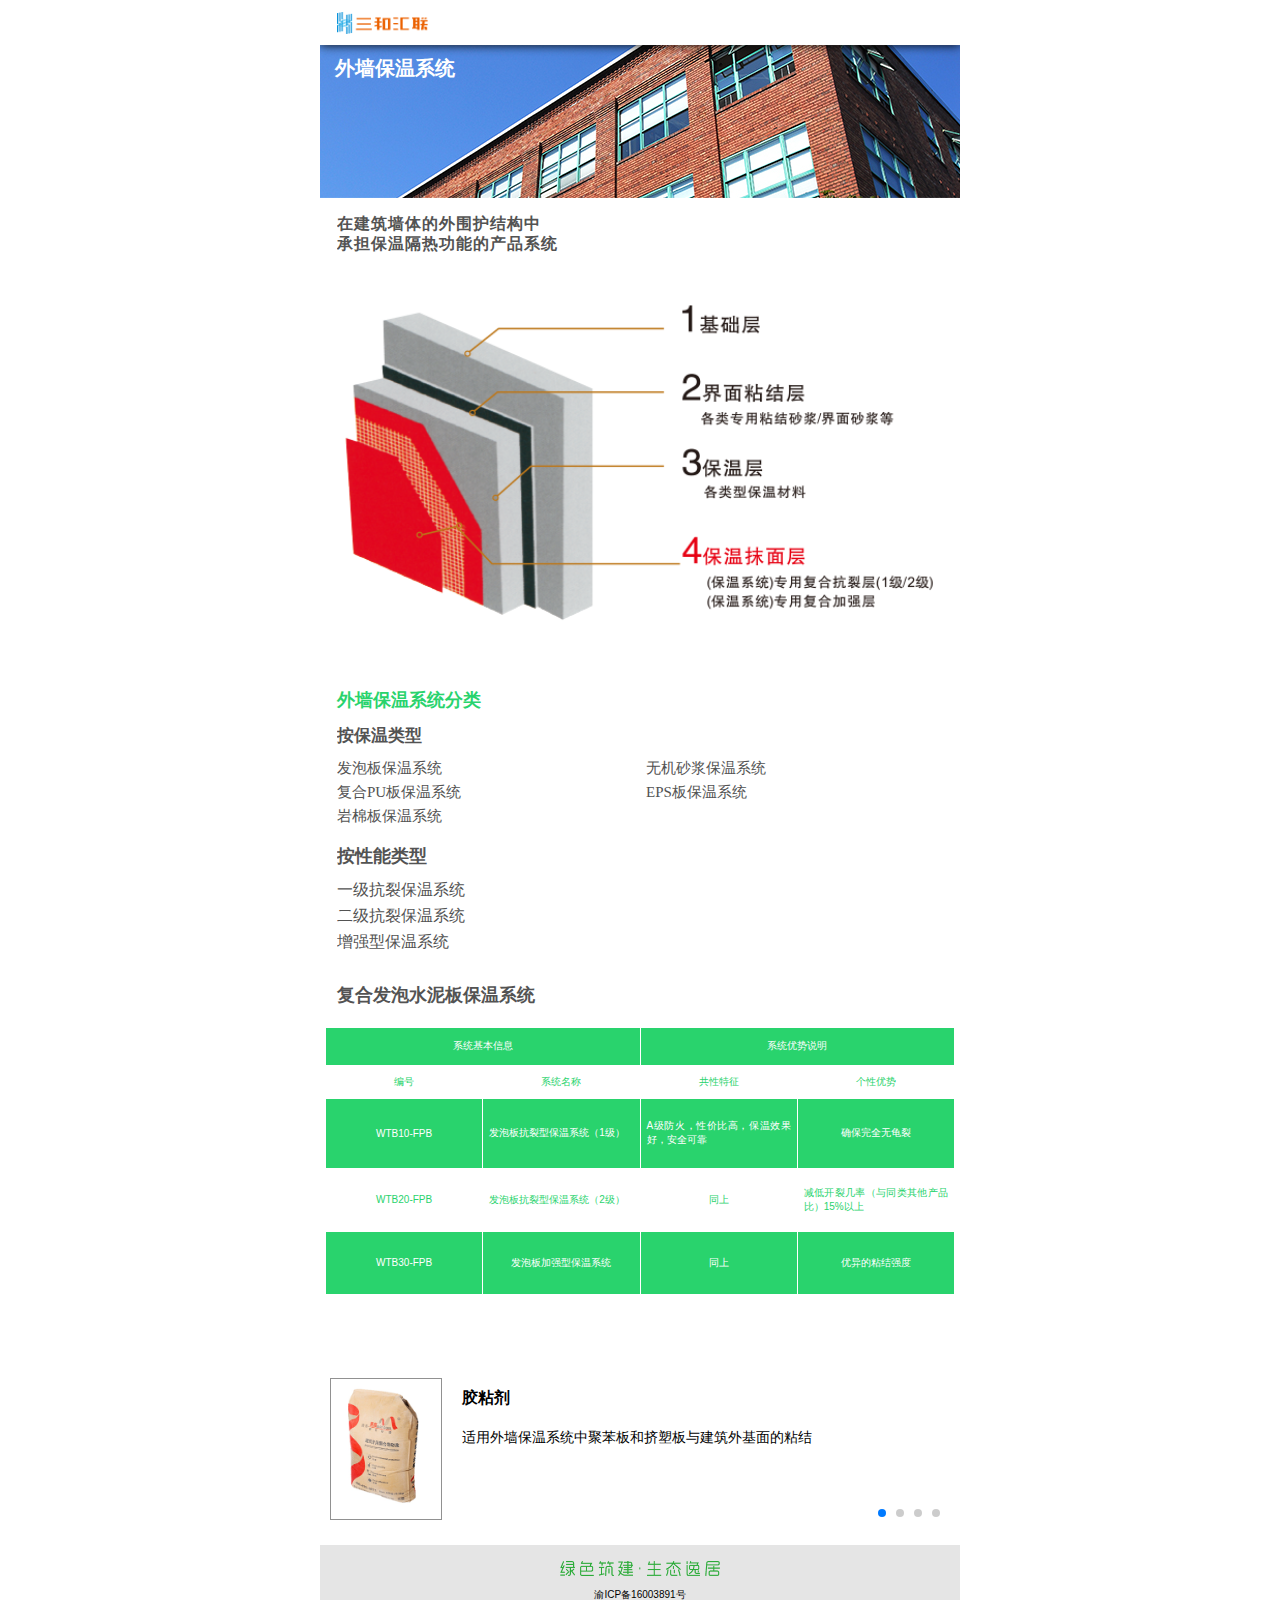
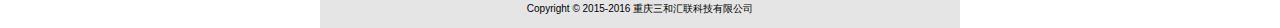
<file: moblie/change_index/index_bwsys.html>
<!DOCTYPE html>
<html ng-app="app">
<head>
    <meta charset="utf-8">
    <meta name="viewport" content="width=device-width,initial-scale=1,user-scalable=no,minimal-ui">
    <meta content="yes" name="apple-mobile-web-app-capable">
    <meta content="black" name="apple-mobile-web-app-status-bar-style">
    <meta content="telephone=no" name="format-detection">
    <link rel="stylesheet" href="css/reset.css">
    <link  rel="stylesheet" href="css/css2.css" />
    <link rel="stylesheet" href="css/swiper.min1.css">
</head>
<body>
    <div class="root">
        <!--顶栏-->
        <header>
            <div class="logo"></div>
        </header>
        <!--主题-->
        <div class="head">
            <div class="head_font">外墙保温系统</div>
            <div class="wrap"><img src="images/bwsys_head.jpg" alt=""></div>
        </div>
        <!--施工方案-->
        <div class="content">
            <div class="introduce">
                <p>在建筑墙体的外围护结构中</p>
                <p>承担保温隔热功能的产品系统</p>
            </div>
            <img src="images/process_1.png" alt="">
            <h2>外墙保温系统分类</h2>
            <div class="bwstyle">
                <h3>按保温类型</h3>
                <div class="bwstyle_left">
                    <p>发泡板保温系统</p>
                    <p>复合PU板保温系统</p>
                    <p>岩棉板保温系统</p>
                </div>
                <div class="bwstyle_right">
                    <p>无机砂浆保温系统</p>
                    <p>EPS板保温系统</p>
                </div>
            </div>
            <div class="property_style">
                <h3>按性能类型</h3>
                <div class="property_font">
                    <p>一级抗裂保温系统</p>
                    <p>二级抗裂保温系统</p>
                    <p>增强型保温系统</p>
                </div>
            </div>
            <h3 class="h3_font">复合发泡水泥板保温系统</h3>
        </div>
        <!--性能表格-->
        <div class="content_table">
            <table class="product_table" bgcolor="#ffffff" border="1">
                <tr>
                    <td colspan="2">系统基本信息</td>
                    <td colspan="2">系统优势说明</td>
                </tr>
                <tr>
                    <td>编号</td>
                    <td>系统名称</td>
                    <td>共性特征</td>
                    <td>个性优势</td>
                </tr>
                <tr>
                    <td>WTB10-FPB</td>
                    <td style="text-align: justify">发泡板抗裂型保温系统（1级）</td>
                    <td style="text-align: justify">A级防火，性价比高，保温效果好，安全可靠</td>
                    <td>确保完全无龟裂</td>
                </tr>
                <tr>
                    <td>WTB20-FPB</td>
                    <td  style="text-align: justify">发泡板抗裂型保温系统（2级）</td>
                    <td>同上</td>
                    <td style="text-align: justify">减低开裂几率（与同类其他产品比）15%以上</td>
                </tr>
                <tr>
                    <td>WTB30-FPB</td>
                    <td>发泡板加强型保温系统</td>
                    <td>同上 </td>
                    <td>优异的粘结强度</td>
                </tr>
            </table>
        </div>
        <!--产品展示轮播-->
        <div class="example_play">
            <div class="swiper-container">
                <div class="swiper-wrapper">
                    <div class="swiper-slide">
                        <div class="product_wrap">
                            <div class="product_img"><img src="images/product1.jpg" alt=""></div>
                            <div class="product_font">
                                <h3>胶粘剂</h3>
                                <p>适用外墙保温系统中聚苯板和挤塑板与建筑外基面的粘结</p>
                            </div>
                        </div>
                    </div>
                    <div class="swiper-slide">
                        <div class="product_wrap">
                            <div class="product_img"><img src="images/product2.jpg" alt=""></div>
                            <div class="product_font">
                                <h3>复合发泡水泥板</h3>
                                <p>发泡水泥复合板是以周边钢围框、内置桁架与发泡水泥芯材及面层复合而成的轻质构件产品</p>
                            </div>
                        </div>
                    </div>
                    <div class="swiper-slide">
                        <div class="product_wrap">
                            <div class="product_img"><img src="images/product3.jpg" alt=""></div>
                            <div class="product_font">
                                <h3>抹面胶浆</h3>
                                <p>适用外墙保温系统的抹面，与耐碱网格布配合使用，组成抹灰增强防护层</p>
                            </div>
                        </div>
                    </div>
                    <div class="swiper-slide">
                        <div class="product_wrap">
                            <div class="product_img"><img src="images/product4.jpg" alt=""></div>
                            <div class="product_font">
                                <h3>胶粘剂</h3>
                                <p>适用于内外墙造型涂装</p>
                            </div>
                        </div>
                    </div>
                </div>
                <!-- Add Pagination -->
                <div class="swiper-pagination"></div>
            </div>
        </div>
        <!--底部-->
        <footer>
            <div class="logo_img"></div>
            <div class="logo_font">
                <p>渝ICP备16003891号</p>
                <p>Copyright © 2015-2016 重庆三和汇联科技有限公司</p>
            </div>
        </footer>
    </div>
    <script src="js/jquery.min.js"></script>
    <script src="js/swiper.min.js"></script>
    <script>
        var swiper = new Swiper('.swiper-container', {
            pagination: '.swiper-pagination',
            loop : true,
            loopAdditionalSlides:0,
            autoplay:3000,
            autoplayDisableOnInteraction:false,
            paginationClickable: true,
        });
    </script>
</body>
</html>
</file>
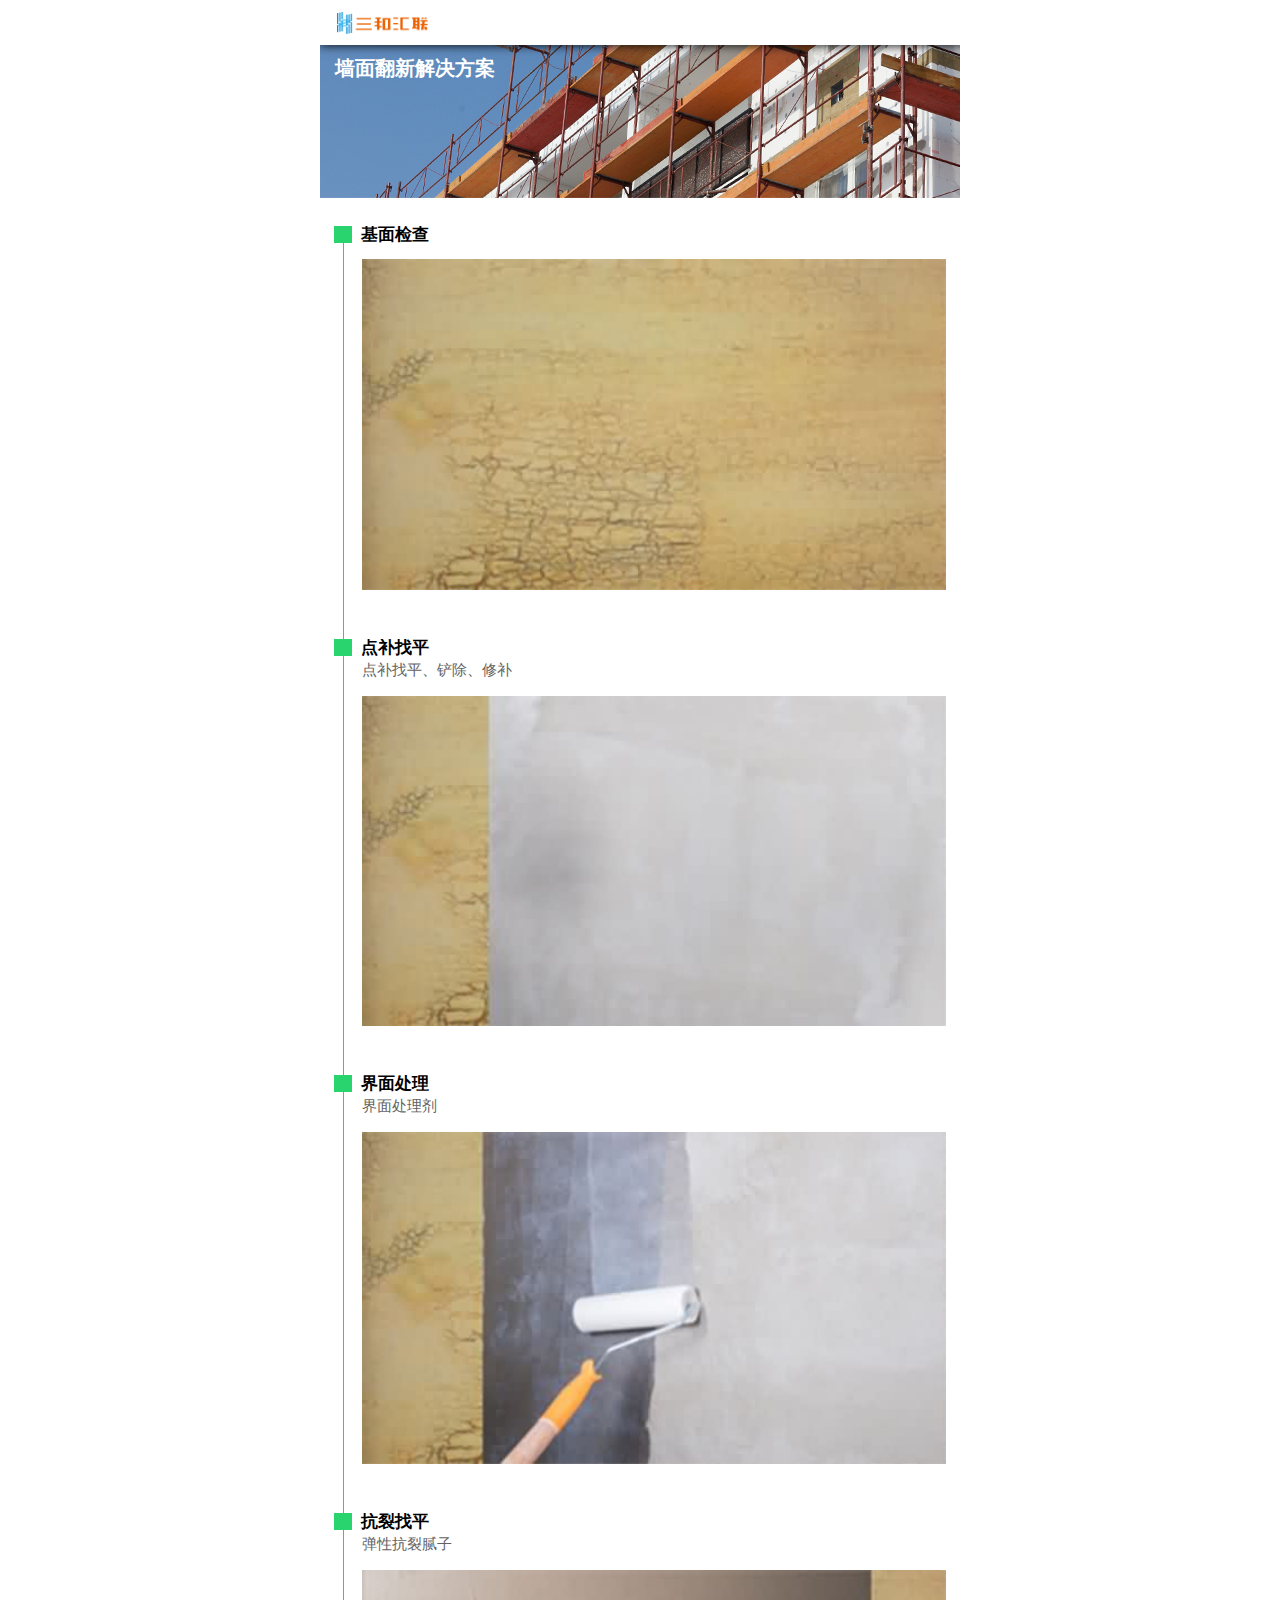
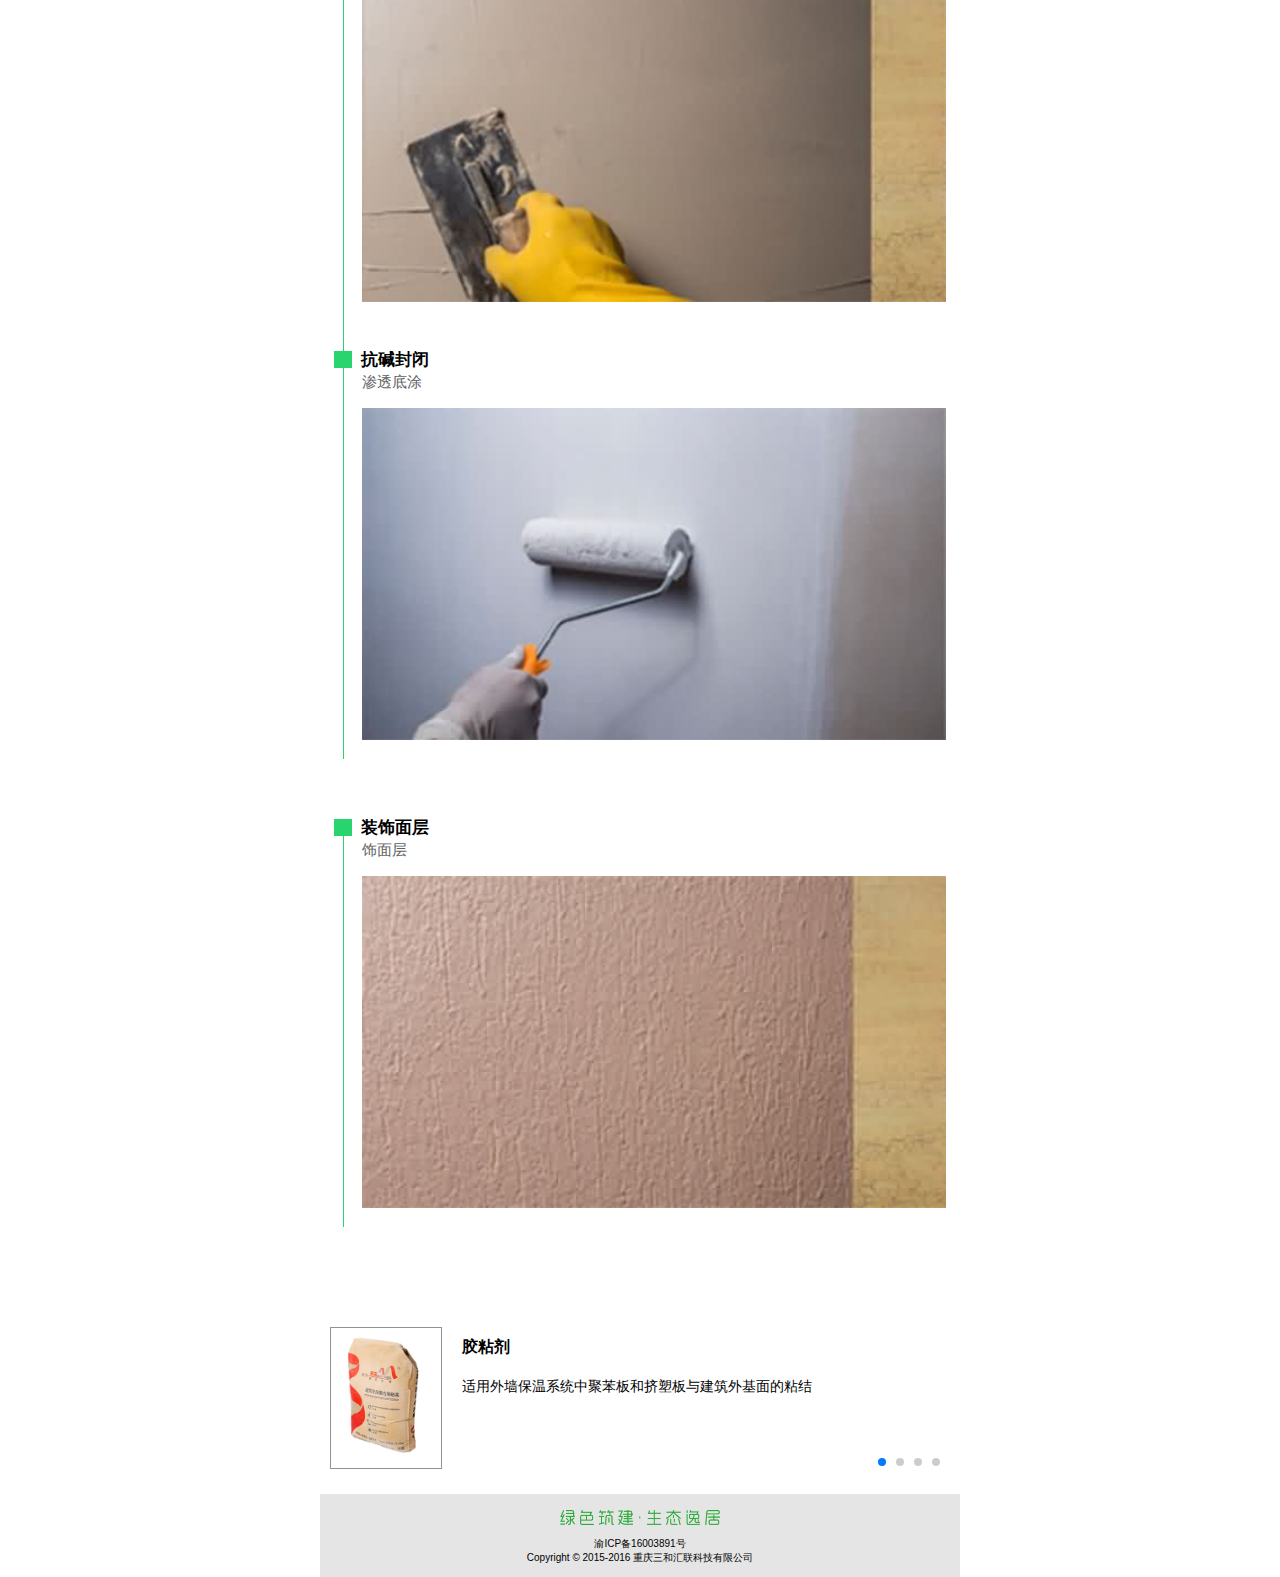
<file: moblie/change_index/index_fanxin.html>
<!DOCTYPE html>
<html ng-app="app">
<head>
    <meta charset="utf-8">
    <meta name="viewport" content="width=device-width,initial-scale=1,user-scalable=no,minimal-ui">
    <meta content="yes" name="apple-mobile-web-app-capable">
    <meta content="black" name="apple-mobile-web-app-status-bar-style">
    <meta content="telephone=no" name="format-detection">
    <link rel="stylesheet" href="css/reset.css">
    <link  rel="stylesheet" href="css/css1.css" />
    <link rel="stylesheet" href="css/swiper.min1.css">
    <style type="text/css">
    </style>
</head>
<body>
    <div class="root">
        <!--顶栏-->
        <header>
            <div class="logo"></div>
        </header>
        <!--主题-->
        <div class="head">
            <div class="head_font">墙面翻新解决方案</div>
            <div class="wrap"><img src="images/fanxin_head.jpg" alt=""></div>
        </div>
        <!--施工方案-->

        <div class="step">
            <div class="step_1">
                <div class="box_head">
                    <div class="box"></div>
                    <div class="box_font">基面检查</div>
                </div>
                <div class="box_content">
                    <div class="box_wrap">
                        <p></p>
                        <img src="images/1.jpg" alt="">
                    </div>
                </div>
            </div>
            <div class="step_1">
                <div class="box_head">
                    <div class="box"></div>
                    <div class="box_font">点补找平</div>
                </div>
                <div class="box_content">
                    <div class="box_wrap">
                        <p>点补找平、铲除、修补</p>
                        <img src="images/2.jpg" alt="">
                    </div>
                </div>
            </div>



            <div class="step_1">
                <div class="box_head">
                    <div class="box"></div>
                    <div class="box_font">界面处理</div>
                </div>
                <div class="box_content">
                    <div class="box_wrap">
                        <p>界面处理剂</p>
                        <img src="images/3.jpg" alt="">
                    </div>
                </div>
            </div>
            <div class="step_1">
                <div class="box_head">
                    <div class="box"></div>
                    <div class="box_font">抗裂找平</div>
                </div>
                <div class="box_content">
                    <div class="box_wrap">
                        <p>弹性抗裂腻子</p>
                        <img src="images/4.jpg" alt="">
                    </div>
                </div>
            </div>
            <div class="step_1">
                <div class="box_head">
                    <div class="box"></div>
                    <div class="box_font">抗碱封闭</div>
                </div>
                <div class="box_content box_content_bottom">
                    <div class="box_wrap">
                        <p>渗透底涂</p>
                        <img src="images/5.jpg" alt="">
                    </div>
                </div>
            </div>
            <div class="step_1">
                <div class="box_head">
                    <div class="box"></div>
                    <div class="box_font">装饰面层</div>
                </div>
                <div class="box_content box_content_bottom">
                    <div class="box_wrap">
                        <p>饰面层</p>
                        <img src="images/6.jpg" alt="">
                    </div>
                </div>
            </div>
        </div>
        <!--产品展示轮播-->
        <div class="example_play">
            <div class="swiper-container">
                <div class="swiper-wrapper">
                    <div class="swiper-slide">
                        <div class="product_wrap">
                            <div class="product_img"><img src="images/product1.jpg" alt=""></div>
                            <div class="product_font">
                                <h3>胶粘剂</h3>
                                <p>适用外墙保温系统中聚苯板和挤塑板与建筑外基面的粘结</p>
                            </div>
                        </div>
                    </div>
                    <div class="swiper-slide">
                        <div class="product_wrap">
                            <div class="product_img"><img src="images/product2.jpg" alt=""></div>
                            <div class="product_font">
                                <h3>复合发泡水泥板</h3>
                                <p>发泡水泥复合板是以周边钢围框、内置桁架与发泡水泥芯材及面层复合而成的轻质构件产品</p>
                            </div>
                        </div>
                    </div>
                    <div class="swiper-slide">
                        <div class="product_wrap">
                            <div class="product_img"><img src="images/product3.jpg" alt=""></div>
                            <div class="product_font">
                                <h3>抹面胶浆</h3>
                                <p>适用外墙保温系统的抹面，与耐碱网格布配合使用，组成抹灰增强防护层</p>
                            </div>
                        </div>
                    </div>
                    <div class="swiper-slide">
                        <div class="product_wrap">
                            <div class="product_img"><img src="images/product4.jpg" alt=""></div>
                            <div class="product_font">
                                <h3>胶粘剂</h3>
                                <p>适用于内外墙造型涂装</p>
                            </div>
                        </div>
                    </div>
                </div>
                <!-- Add Pagination -->
                <div class="swiper-pagination"></div>
            </div>
        </div>
        <!--底部-->
        <footer>
            <div class="logo_img"></div>
            <div class="logo_font">
                <p>渝ICP备16003891号</p>
                <p>Copyright © 2015-2016 重庆三和汇联科技有限公司</p>
            </div>
        </footer>
    </div>
    <script src="js/jquery.min.js"></script>
    <script src="js/swiper.min.js"></script>
    <script>
        var swiper = new Swiper('.swiper-container', {
            pagination: '.swiper-pagination',
            loop : true,
            loopAdditionalSlides:0,
            autoplay:3000,
            autoplayDisableOnInteraction:false,
            paginationClickable: true,
        });
    </script>
</body>
</html>
</file>
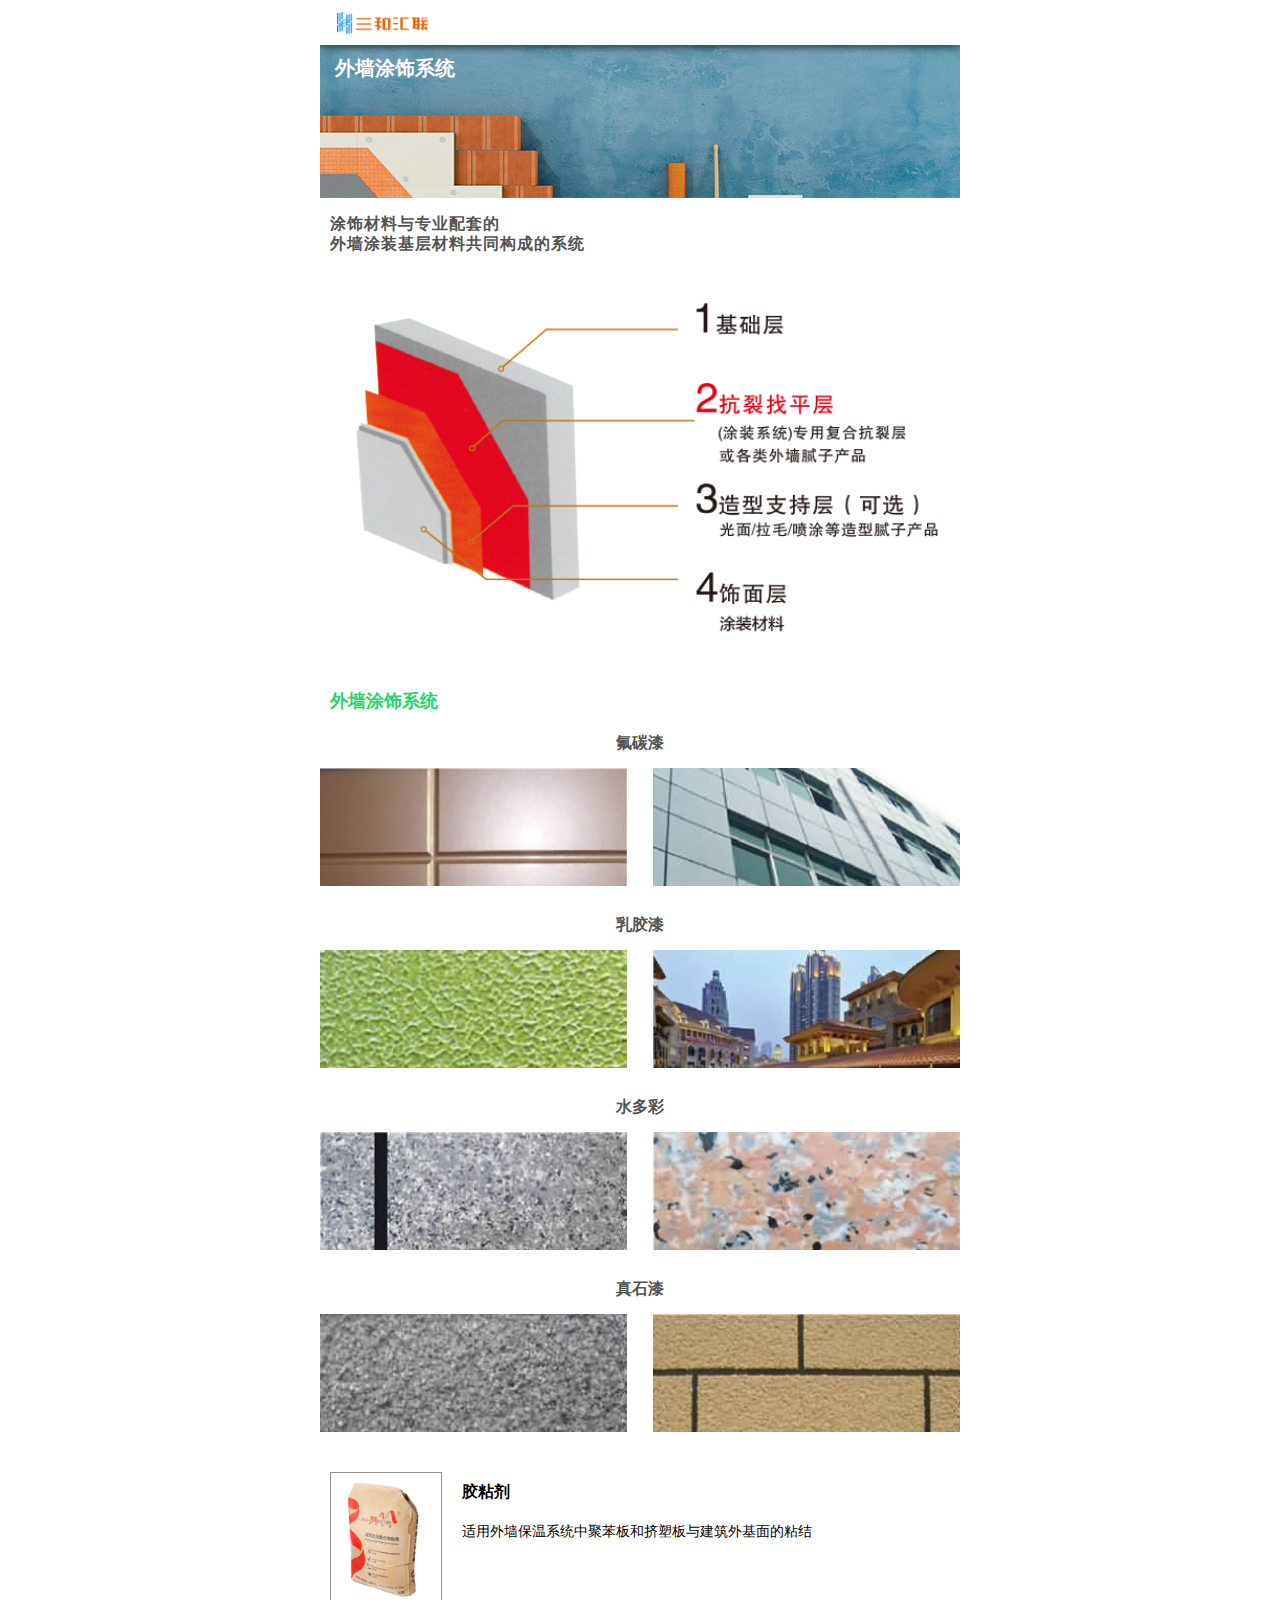
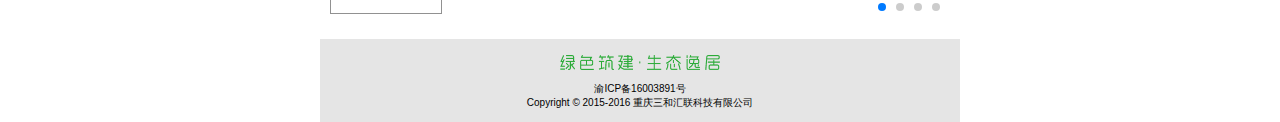
<file: moblie/change_index/index_tssys.html>
<!DOCTYPE html>
<html ng-app="app">
<head>
    <meta charset="utf-8">
    <meta name="viewport" content="width=device-width,initial-scale=1,user-scalable=no,minimal-ui">
    <meta content="yes" name="apple-mobile-web-app-capable">
    <meta content="black" name="apple-mobile-web-app-status-bar-style">
    <meta content="telephone=no" name="format-detection">
    <link rel="stylesheet" href="css/reset.css">
    <link  rel="stylesheet" href="css/css3.css" />
    <link rel="stylesheet" href="css/swiper.min1.css">
</head>
<body>
    <div class="root">
        <!--顶栏-->
        <header>
            <div class="logo"></div>
        </header>
        <!--主题-->
        <div class="head">
            <div class="head_font">外墙涂饰系统</div>
            <div class="wrap"><img src="images/tssys_head.jpg" alt="" class="wrap_img"></div>
        </div>
        <!--施工方案-->
        <div class="content">
            <div class="introduce">
                <p>涂饰材料与专业配套的</p>
                <p>外墙涂装基层材料共同构成的系统</p>
            </div>
            <img src="images/process2.png" alt="">
            <h2>外墙涂饰系统</h2>
        </div>
        <div class="img_wrap">
            <h3 class="wrap_h3">氟碳漆</h3>
            <div class="img_box">
                <div class="box_left"><img src="images/tushi1.jpg" alt=""></div>
                <div class="box_right"><img src="images/tushi2.jpg" alt=""></div>
            </div>
        </div>
        <div class="img_wrap">
            <h3 class="wrap_h3">乳胶漆</h3>
            <div class="img_box">
                <div class="box_left"><img src="images/tushi3.jpg" alt=""></div>
                <div class="box_right"><img src="images/tushi4.jpg" alt=""></div>
            </div>
        </div>
        <div class="img_wrap">
            <h3 class="wrap_h3">水多彩</h3>
            <div class="img_box">
                <div class="box_left"><img src="images/tushi5.jpg" alt=""></div>
                <div class="box_right"><img src="images/tushi6.jpg" alt=""></div>
            </div>
        </div>
        <div class="img_wrap">
            <h3 class="wrap_h3">真石漆</h3>
            <div class="img_box">
                <div class="box_left"><img src="images/tushi7.jpg" alt=""></div>
                <div class="box_right"><img src="images/tushi8.jpg" alt=""></div>
            </div>
        </div>
        <!--产品展示轮播-->
        <div class="example_play">
            <div class="swiper-container">
                <div class="swiper-wrapper">
                    <div class="swiper-slide">
                        <div class="product_wrap">
                            <div class="product_img"><img src="images/product1.jpg" alt=""></div>
                            <div class="product_font">
                                <h3>胶粘剂</h3>
                                <p>适用外墙保温系统中聚苯板和挤塑板与建筑外基面的粘结</p>
                            </div>
                        </div>
                    </div>
                    <div class="swiper-slide">
                        <div class="product_wrap">
                            <div class="product_img"><img src="images/product2.jpg" alt=""></div>
                            <div class="product_font">
                                <h3>复合发泡水泥板</h3>
                                <p>发泡水泥复合板是以周边钢围框、内置桁架与发泡水泥芯材及面层复合而成的轻质构件产品</p>
                            </div>
                        </div>
                    </div>
                    <div class="swiper-slide">
                        <div class="product_wrap">
                            <div class="product_img"><img src="images/product3.jpg" alt=""></div>
                            <div class="product_font">
                                <h3>抹面胶浆</h3>
                                <p>适用外墙保温系统的抹面，与耐碱网格布配合使用，组成抹灰增强防护层</p>
                            </div>
                        </div>
                    </div>
                    <div class="swiper-slide">
                        <div class="product_wrap">
                            <div class="product_img"><img src="images/product4.jpg" alt=""></div>
                            <div class="product_font">
                                <h3>胶粘剂</h3>
                                <p>适用于内外墙造型涂装</p>
                            </div>
                        </div>
                    </div>
                </div>
                <!-- Add Pagination -->
                <div class="swiper-pagination"></div>
            </div>
        </div>
        <!--底部-->
        <footer>
            <div class="logo_img"></div>
            <div class="logo_font">
                <p>渝ICP备16003891号</p>
                <p>Copyright © 2015-2016 重庆三和汇联科技有限公司</p>
            </div>
        </footer>
    </div>
    <script src="js/jquery.min.js"></script>
    <script src="js/swiper.min.js"></script>
    <script>
        var swiper = new Swiper('.swiper-container', {
            pagination: '.swiper-pagination',
            loop : true,
            loopAdditionalSlides:0,
            autoplay:3000,
            autoplayDisableOnInteraction:false,
            paginationClickable: true,
        });
    </script>
</body>
</html>
</file>
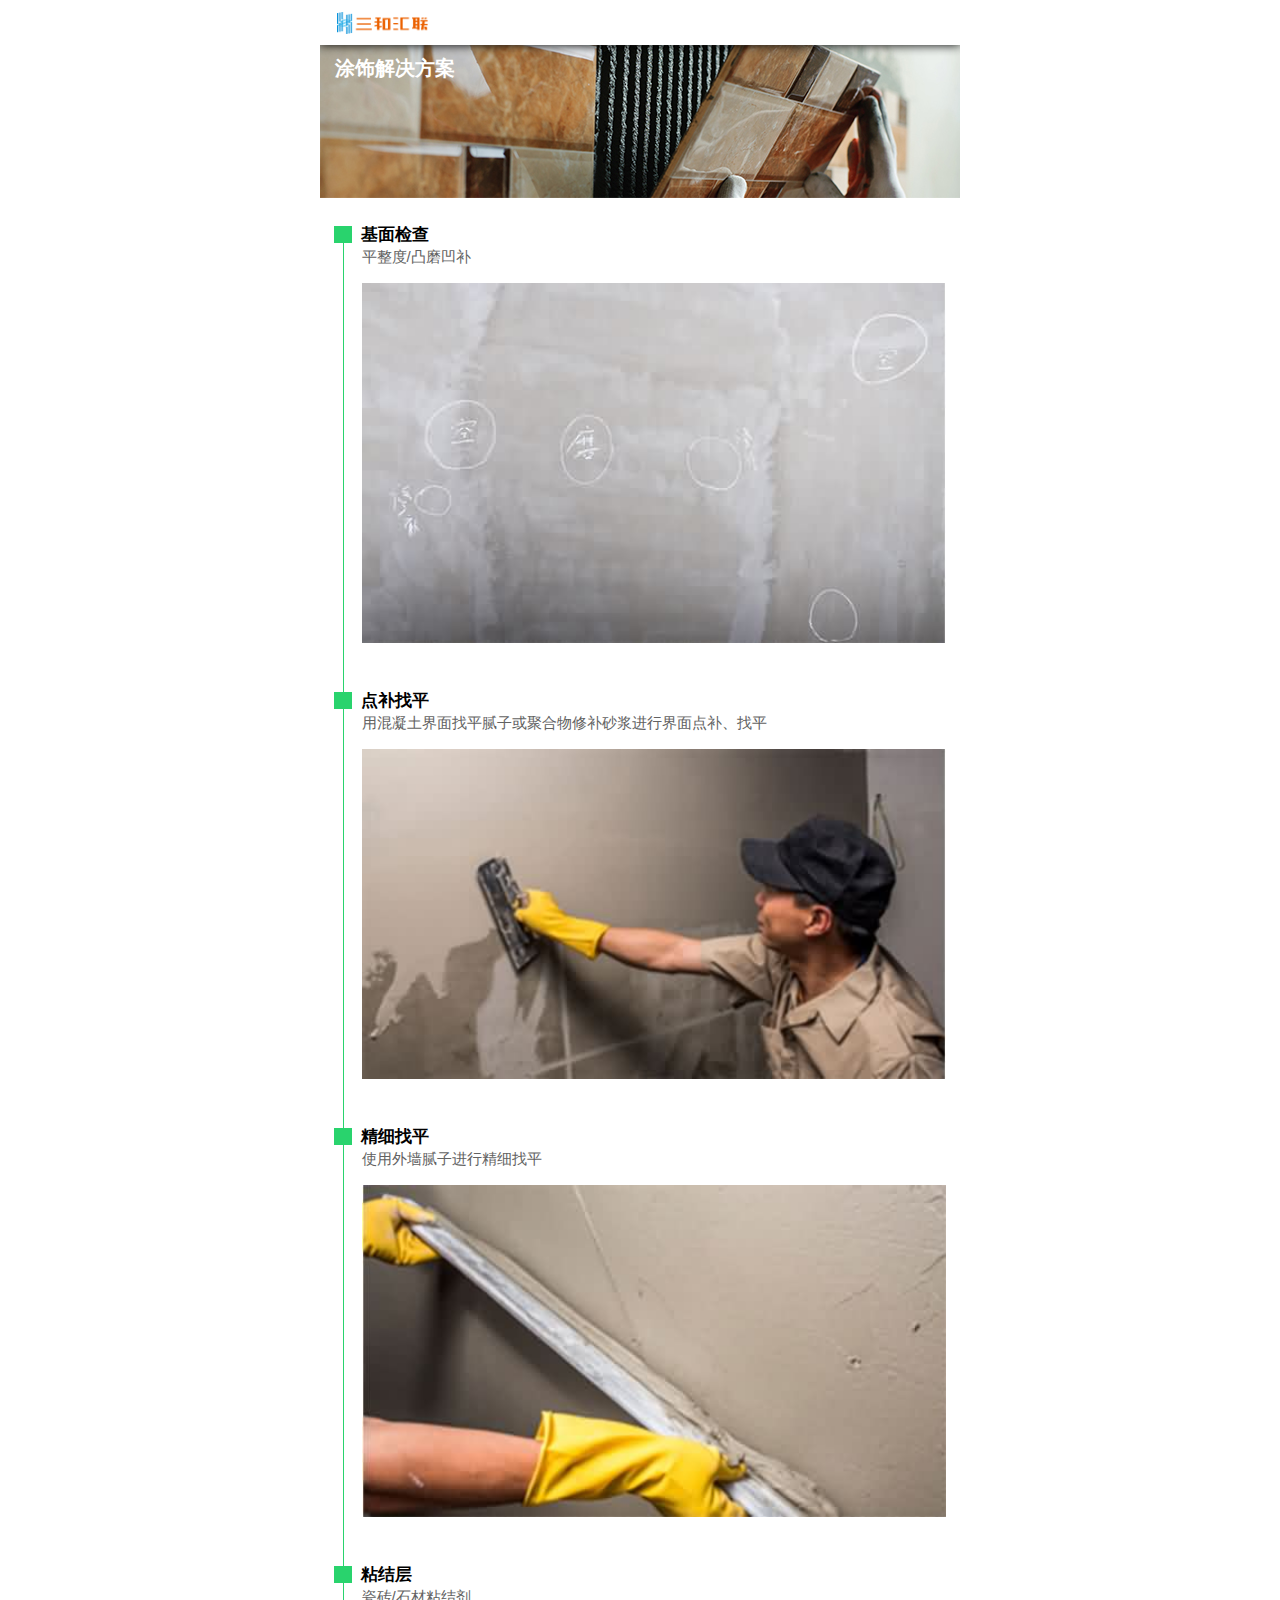
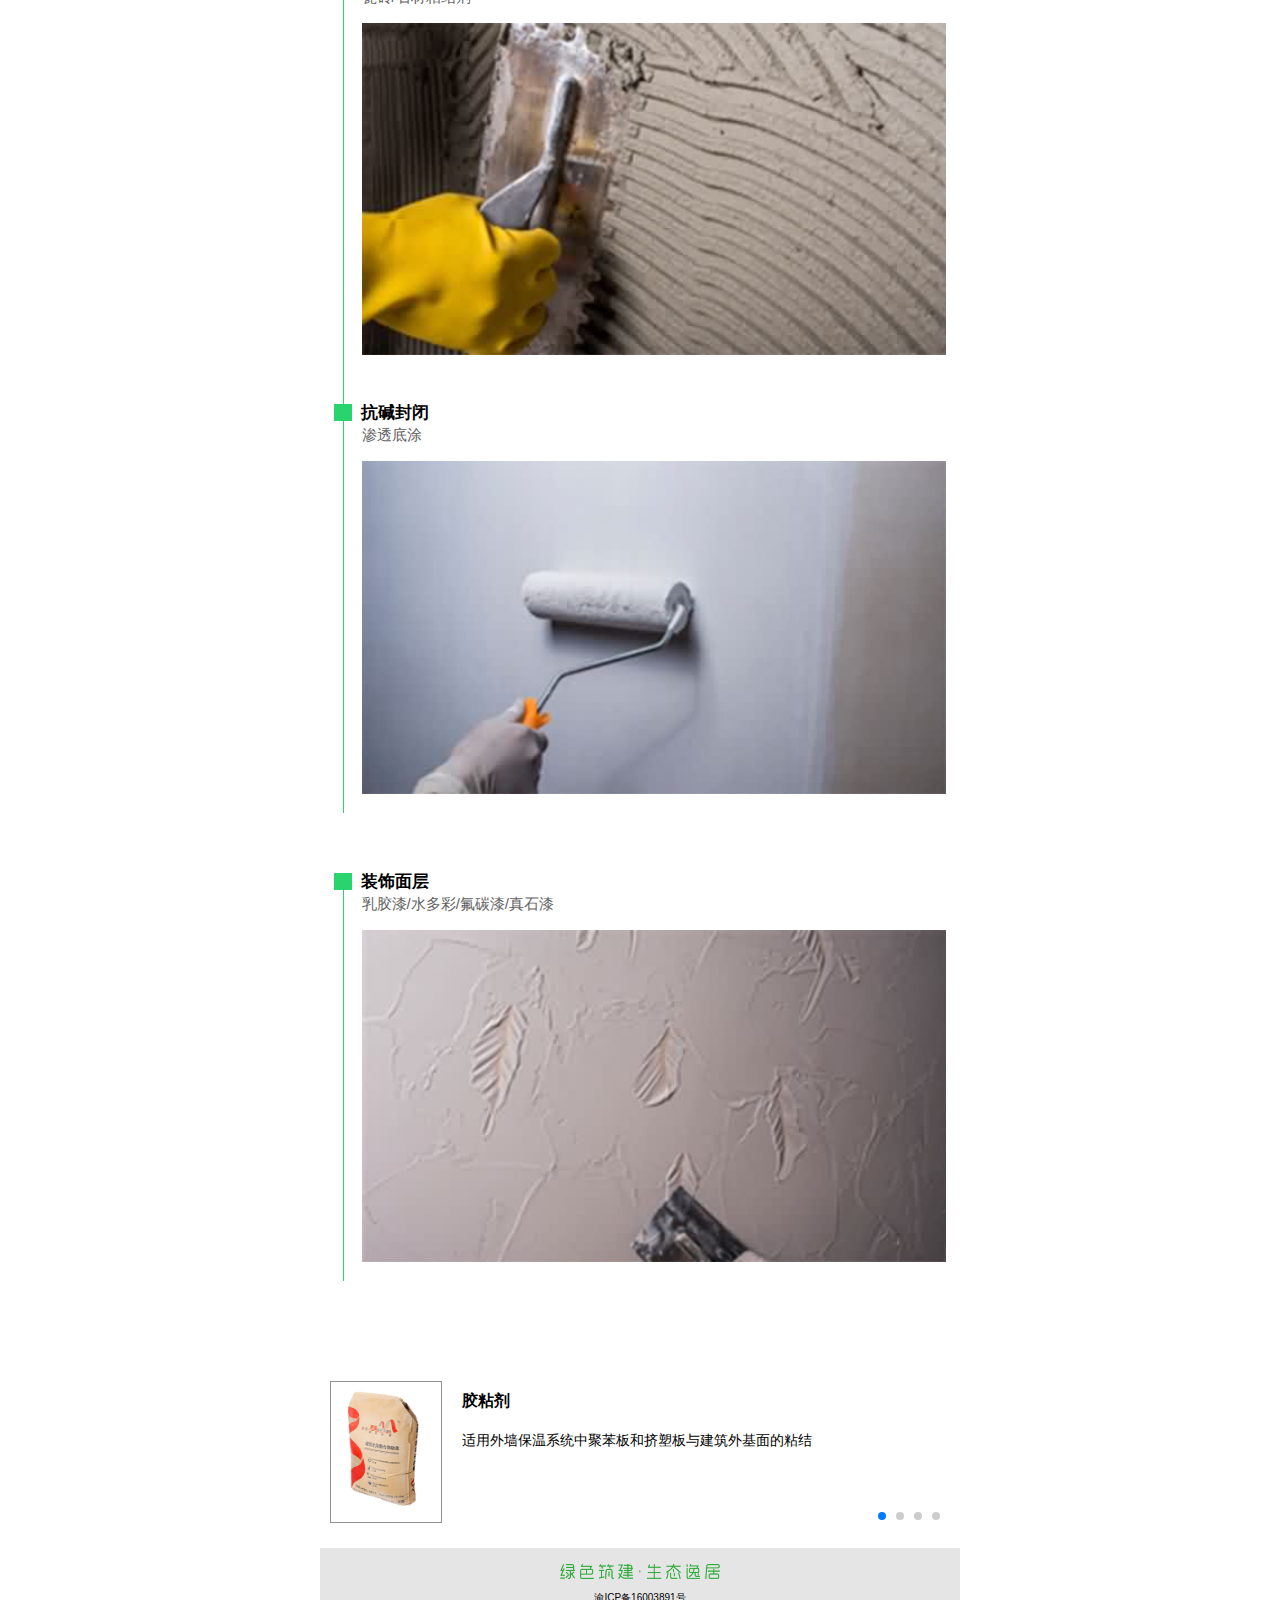
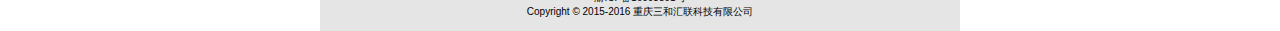
<file: moblie/change_index/index_tushi.html>
<!DOCTYPE html>
<html ng-app="app">
<head>
    <meta charset="utf-8">
    <meta name="viewport" content="width=device-width,initial-scale=1,user-scalable=no,minimal-ui">
    <meta content="yes" name="apple-mobile-web-app-capable">
    <meta content="black" name="apple-mobile-web-app-status-bar-style">
    <meta content="telephone=no" name="format-detection">
    <link rel="stylesheet" href="css/reset.css">
    <link  rel="stylesheet" href="css/css1.css" />
    <link rel="stylesheet" href="css/swiper.min1.css">
    <style type="text/css">
    </style>
</head>
<body>
    <div class="root">
        <!--顶栏-->
        <header>
            <div class="logo"></div>
        </header>
        <!--主题-->
        <div class="head">
            <div class="head_font">涂饰解决方案</div>
            <div class="wrap"><img src="images/tushi_head.jpg" alt=""></div>
        </div>
        <!--施工方案-->

        <div class="step">
            <div class="step_1">
                <div class="box_head">
                    <div class="box"></div>
                    <div class="box_font">基面检查</div>
                </div>
                <div class="box_content">
                    <div class="box_wrap">
                        <p>平整度/凸磨凹补</p>
                        <img src="images/tushi_1.jpg" alt="">
                    </div>
                </div>
            </div>
            <div class="step_1">
                <div class="box_head">
                    <div class="box"></div>
                    <div class="box_font">点补找平</div>
                </div>
                <div class="box_content">
                    <div class="box_wrap">
                        <p>用混凝土界面找平腻子或聚合物修补砂浆进行界面点补、找平</p>
                        <img src="images/tushi_2.jpg" alt="">
                    </div>
                </div>
            </div>



            <div class="step_1">
                <div class="box_head">
                    <div class="box"></div>
                    <div class="box_font">精细找平</div>
                </div>
                <div class="box_content">
                    <div class="box_wrap">
                        <p>使用外墙腻子进行精细找平</p>
                        <img src="images/tushi_3.jpg" alt="">
                    </div>
                </div>
            </div>
            <div class="step_1">
                <div class="box_head">
                    <div class="box"></div>
                    <div class="box_font">粘结层</div>
                </div>
                <div class="box_content">
                    <div class="box_wrap">
                        <p>瓷砖/石材粘结剂</p>
                        <img src="images/tushi_4.jpg" alt="">
                    </div>
                </div>
            </div>
            <div class="step_1">
                <div class="box_head">
                    <div class="box"></div>
                    <div class="box_font">抗碱封闭</div>
                </div>
                <div class="box_content box_content_bottom">
                    <div class="box_wrap">
                        <p>渗透底涂</p>
                        <img src="images/tushi_5.jpg" alt="">
                    </div>
                </div>
            </div>
            <div class="step_1">
                <div class="box_head">
                    <div class="box"></div>
                    <div class="box_font">装饰面层</div>
                </div>
                <div class="box_content box_content_bottom">
                    <div class="box_wrap">
                        <p>乳胶漆/水多彩/氟碳漆/真石漆</p>
                        <img src="images/tushi_6.jpg" alt="">
                    </div>
                </div>
            </div>
        </div>
        <!--产品展示轮播-->
        <div class="example_play">
            <div class="swiper-container">
                <div class="swiper-wrapper">
                    <div class="swiper-slide">
                        <div class="product_wrap">
                            <div class="product_img"><img src="images/product1.jpg" alt=""></div>
                            <div class="product_font">
                                <h3>胶粘剂</h3>
                                <p>适用外墙保温系统中聚苯板和挤塑板与建筑外基面的粘结</p>
                            </div>
                        </div>
                    </div>
                    <div class="swiper-slide">
                        <div class="product_wrap">
                            <div class="product_img"><img src="images/product2.jpg" alt=""></div>
                            <div class="product_font">
                                <h3>复合发泡水泥板</h3>
                                <p>发泡水泥复合板是以周边钢围框、内置桁架与发泡水泥芯材及面层复合而成的轻质构件产品</p>
                            </div>
                        </div>
                    </div>
                    <div class="swiper-slide">
                        <div class="product_wrap">
                            <div class="product_img"><img src="images/product3.jpg" alt=""></div>
                            <div class="product_font">
                                <h3>抹面胶浆</h3>
                                <p>适用外墙保温系统的抹面，与耐碱网格布配合使用，组成抹灰增强防护层</p>
                            </div>
                        </div>
                    </div>
                    <div class="swiper-slide">
                        <div class="product_wrap">
                            <div class="product_img"><img src="images/product4.jpg" alt=""></div>
                            <div class="product_font">
                                <h3>胶粘剂</h3>
                                <p>适用于内外墙造型涂装</p>
                            </div>
                        </div>
                    </div>
                </div>
                <!-- Add Pagination -->
                <div class="swiper-pagination"></div>
            </div>
        </div>
        <!--底部-->
        <footer>
            <div class="logo_img"></div>
            <div class="logo_font">
                <p>渝ICP备16003891号</p>
                <p>Copyright © 2015-2016 重庆三和汇联科技有限公司</p>
            </div>
        </footer>
    </div>
    <script src="js/jquery.min.js"></script>
    <script src="js/swiper.min.js"></script>
    <script>
        var swiper = new Swiper('.swiper-container', {
            pagination: '.swiper-pagination',
            loop : true,
            loopAdditionalSlides:0,
            autoplay:3000,
            autoplayDisableOnInteraction:false,
            paginationClickable: true,
        });
    </script>
</body>
</html>
</file>
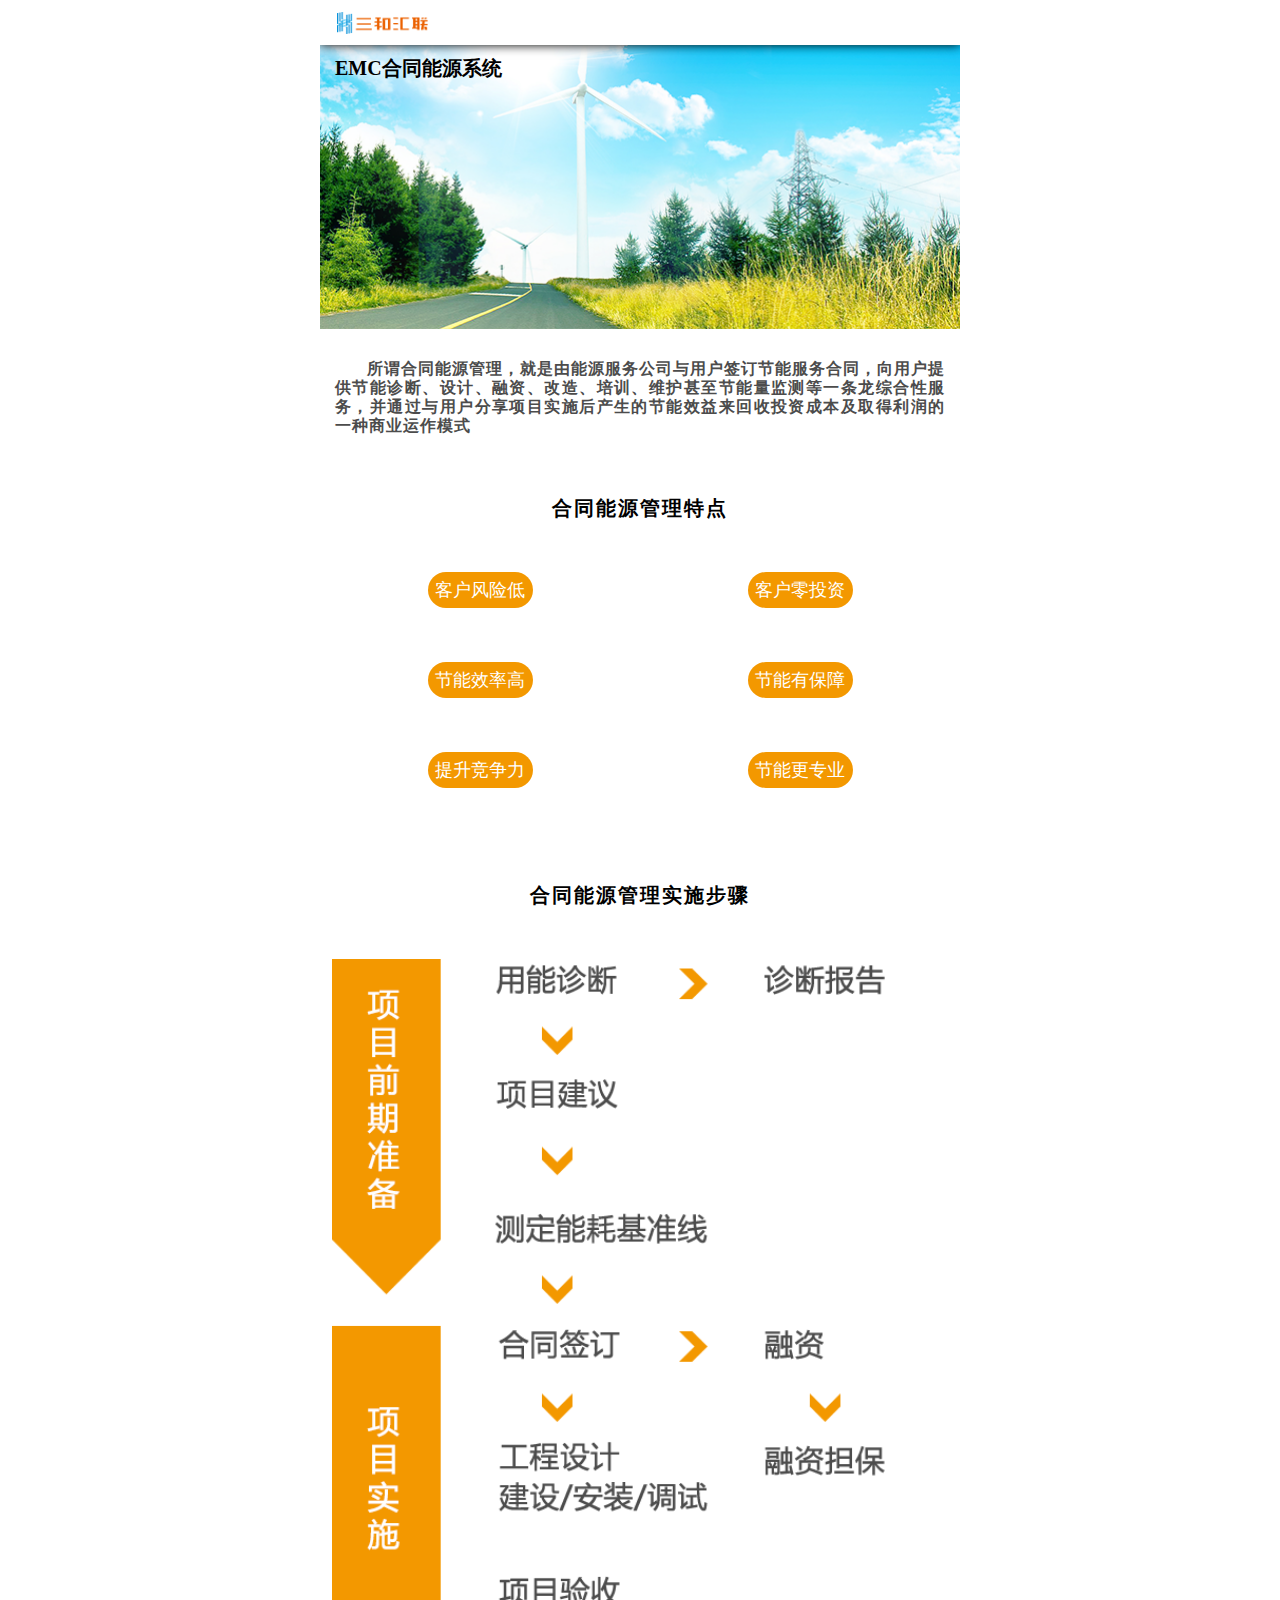
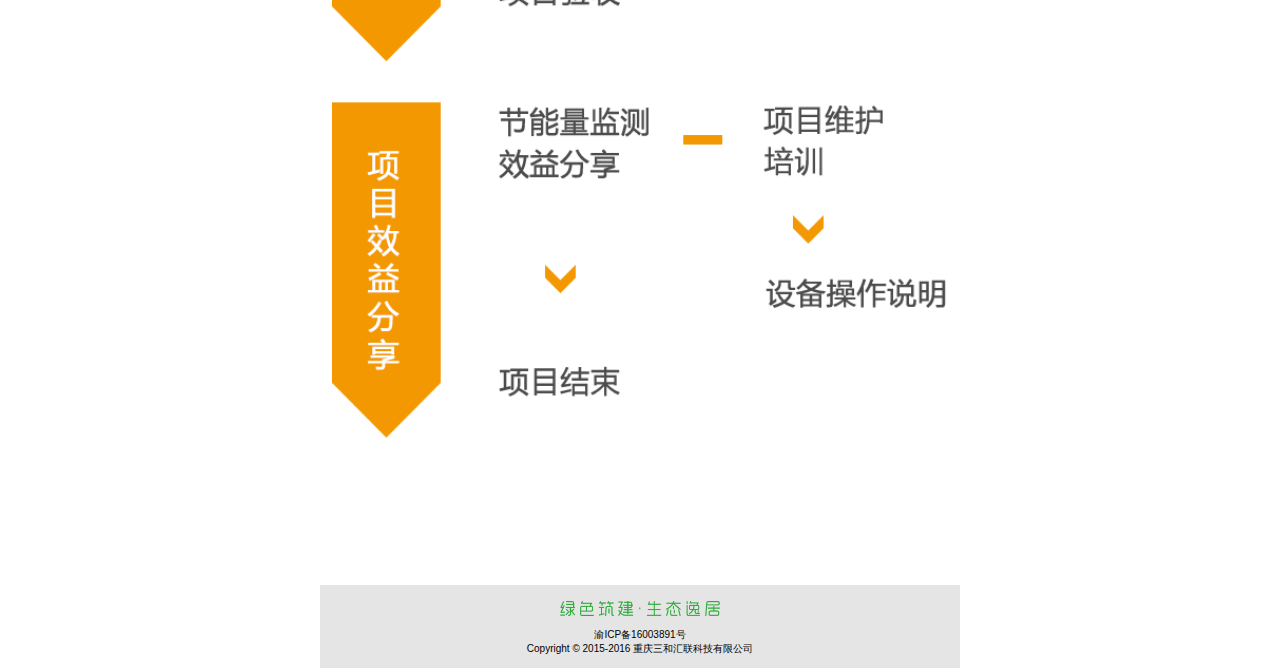
<file: moblie/change_index/index_zhaoming.html>
<!DOCTYPE html>
<html ng-app="app">
<head>
    <meta charset="utf-8">
    <meta name="viewport" content="width=device-width,initial-scale=1,user-scalable=no,minimal-ui">
    <meta content="yes" name="apple-mobile-web-app-capable">
    <meta content="black" name="apple-mobile-web-app-status-bar-style">
    <meta content="telephone=no" name="format-detection">
    <link rel="stylesheet" href="css/reset.css">
    <link  rel="stylesheet" href="css/css_zhaoming.css" />
    <style type="text/css">
    </style>
</head>
<body>
    <div class="root">
        <!--顶栏-->
        <header>
            <div class="logo"></div>
        </header>
        <!--主题-->
        <div class="head">
            <div class="head_font">EMC合同能源系统</div>
            <div class="wrap"><img src="images/zhaoming_head.png" alt="" class="wrap_img"></div>
        </div>
        <!--施工方案-->
        <div class="introduce">
            <p> 所谓合同能源管理，就是由能源服务公司与用户签订节能服务合同，向用户提供节能诊断、设计、融资、改造、培训、维护甚至节能量监测等一条龙综合性服务，并通过与用户分享项目实施后产生的节能效益来回收投资成本及取得利润的一种商业运作模式</p>
        </div>
        <h3 class="emc_chapter">合同能源管理特点</h3>
        <div class="emc_box">
            <div class="box1">
                <div class="box_left">
                    <span>客户风险低</span>
                </div>
                <div class="box_right">
                    <span>客户零投资</span>
                </div>
            </div>
            <div class="box1">
                <div class="box_left">
                    <span>节能效率高</span>
                </div>
                <div class="box_right">
                    <span>节能有保障</span>
                </div>
            </div>
            <div class="box1">
                <div class="box_left">
                    <span>提升竞争力</span>
                </div>
                <div class="box_right">
                    <span>节能更专业</span>
                </div>
            </div>
        </div>
        <h3 class="emc_chapter">合同能源管理实施步骤</h3>
        <div class="img_box"><img src="images/process.png" alt=""></div>
        <footer>
            <div class="logo_img"></div>
            <div class="logo_font">
                <p>渝ICP备16003891号</p>
                <p>Copyright © 2015-2016 重庆三和汇联科技有限公司</p>
            </div>
        </footer>
    </div>
</body>
</html>
</file>
<file: css/main.css>
/*项目分类模块*/
.categorySection{
    overflow: hidden;
    width: 100%;
    height: auto;
}
.category {
    font-weight: bold;
    font-family: "Microsoft Himalaya";
    overflow: hidden;
    height:auto;
    width: 100%;
    color: #434343;
}
.category_center{
    width: 1065px;
    margin: 0 auto;
}

.section1{
    overflow: hidden;
    height: 25em;
    float: left;
    width: 59%;
}
.section1>img,.section4>img{
    width: 100%;
    height: 25em;
}

.section2{
    float:left;
    width: 37.041%;
    padding-left: 3.7%;
    color: #434343;
}

.section3 {
    padding-left: 3.7%;
    margin-top: -5px;
    width: 37.041%;
    float: left;
    color: black;
}

.section4 {
    overflow: hidden;
    width:59%;
    margin-top: -5px;
    float: right;
    height: 25em;
}
.energy {
    font-family: "Microsoft yahei";
    overflow: hidden;
    font-weight: normal;
    font-size: 2em;
    margin-top: 3em;
    color: #6b6969;
}

.energy_English {
    font-family: "Microsoft Yi Baiti";
    font-weight: normal;
    color: #6b6969;
    font-size: 1.3em;
}

.energyButton {
    /*background-color:rgb(41,211,109);*/
    width: 150px;
    height: 2.875em;
    border-radius: 5px;
    border: none;
    background: url("../images/buttun.jpg") no-repeat center center;
    margin-top: 2em;
}

/*公司简介模块*/
.companyProfile{
    position: relative;
    overflow: hidden;
    width: 100%;
    height: 37em;

}
.companyImage{
    position: absolute;
    width:50%;
    height: 37em;
    left: 0;
    background: url("../images/iStock_39603812_LARGE.jpg") no-repeat center center;
    background-size: cover;
}
.companyImage>img{
    width: 100%;
}
.companyText{
    position: absolute;
    overflow: hidden;
    color:rgb(175,175,175);
    line-height: 2em;
    background-color: rgb(232,232,232);
    right: 0;
    width:50%;
    height: 37em;
}
.company_font{
    top: 5em;
    left: 6.25em;
    text-align: justify;
    position: absolute;
    font-family: "Microsoft yahei";
}
.company_font h2{
    font-size: 2em;
    color: #707070;
    font-weight: normal;
    font-family: "Microsoft yahei";
}
.myline_1{
    margin-bottom: 5em;
    margin-top: 1em;
    width: 14em;
    height: 3px;
    background: #29d36d;
}
.myline_2{
    margin-top: 4em;
    width: 4.3em;
    height: 3px;
    background: #29d36d;
}

/*服务项目模块*/

.services{
    width: 100%;
}
.services_center{
    width: 1065px;
    margin: 0 auto;
    overflow: hidden;
}
.title{
    position: relative;
    margin: 70px  auto 85px;
    overflow: hidden;
    width:665px;
    height: 64px;
    text-align: center;
    font-size: 2em;
    color: #535353;
    font-weight: normal;
}
.title_mark{
    margin-top: 57px;
    margin-bottom: 85px;
}
.title_font{
    display: inline-block;
    margin: 0 auto;
}
.title_font p:nth-child(1){
    font-family: "Microsoft yahei";
    font-size: 30px;
}
.title_font p:nth-child(2){
    font-family: "Microsoft yahei";
    font-size: 18px;
    color: #c8c8c8;

}
.line_left{
    position: absolute;
    top: 50%;
    left: 0;
    margin-top: -2px;
    background: #29d36d;
    width: 225px;
    height: 4px;
    display: inline-block;
}
.line_right{
    position: absolute;
    margin-top: -2px;
    right: 0;
    top: 50%;
    display: inline-block;
    background: #29d36d;
    width: 225px;
    height: 4px;
}
.title1{
    margin-top: 2em;
}
.title2{
    margin-top: 40px;
    margin-bottom: 70px;
}
.servicesItems{
    float: left;
    overflow: hidden;
    width: 50%;
    height: 15em;
 /*   background-color: blue;*/
}
.greenBuild{
    width: 50%;
    height: 15em;
    float: left;
}
.netOperation{
    /*margin: 0 0 0 20em;*/
    text-align: left;
    width: 50%;
    height: 15em;
    float: left;
    /*background-color: darkgoldenrod;*/
}
.greenBulidImg{
    margin-top: 1em;
    float: left;
    margin-right: 2em;
    margin-left: 3em;
    margin-bottom: 7em;
}
.greenBuildText{
    text-align:justify;
    line-height: 1.8rem;
    width: 19em;
    float: left;
    color: #a6a6a6;
    font-family: "Microsoft Yi Baiti";
}
.greenBuildText p:nth-child(1){
    color: #535353;
    font-weight: bold;

}

/*案例展示*/
.caseShow{
    overflow: hidden;
    width: 100%;
    height: 676px;
    background:url("../images/example_bk.png") no-repeat center center;
}

.case{
    width: 100%;
    height: 25em;
}
.font_mark{
    color: #ffffff;
}
.case_wrap{
    overflow: hidden;
    float: left;
    width: 33.3%;
    height: 25em;
}


.case img{
    width: 100%;
    height: 100%;
}

/*合作伙伴*/
.partner{
    overflow: hidden;
    margin-top: 1em;
    width: 100%;
    height: 47.75em;
}
.partner_center{
    overflow: hidden;
    width: 1065px;
    margin: 0 auto;
}
.partnerCompany{
    width: 100%;
}
.partnerImg{
    width:20%;
    height: 13.625em;
    background-color:#eeeeee;
    float: left;
}
.partnerImg>img{
    display: block;
    width: 100%;
    height: 100%;
}
.partnerImg1{
    width:20%;
    height: 13.625em;
    background-color:rgb(255,255,255);
    float: left;
}
.partnerImg1>img{
    display: block;
    width: 100%;
    height: 100%;
}


/*新闻政策*/
.news{
    overflow: hidden;
    width: 100%;
    height: 35em;
    background-color: #f6f6f6;
}
.news_center{
    overflow: hidden;
    width: 1065px;
    margin: 0 auto;
    height: 35em;
}
.newsText{
    width: 20em;
    float: left;
}
.newsText1{
    width: 26.5em;
    float: left;
}
.newsText2{
    margin: 0 auto;
    width: 20em;
    float:right;
}
.news1{
    width:20.1em;
    height: 2.25em;
    background-color:rgb(2,168,244);
    line-height: 2em;
    margin-bottom: 2em;
}
.news2{
    font-family: "Microsoft yahei";
    width:20.1em;
    height: 2.25em;
    background-color:rgb(41,211,109);
    line-height: 2em;
    margin: 0 auto 2em;
}
.news3{
    width:20.2em;
    height: 2.25em;
    background-color:rgb(243,101,35);
    line-height: 2em;
    margin-bottom: 2em;
}


.file1{
    height: 14.75em;
    width:20em;
    border: 1px solid rgb(2,168,244);
    margin-top: 20px;

}
.file2{
    height: 14.75em;
    width:20em;
    border: 1px solid rgb(41,211,109);
    margin: 20px auto 0;
}
.file3{
    height: 14.75em;
    width:19.8em;
    border: 1px solid rgb(243,101,35);
}
.file1>p>a,.file2>p>a,.file3>p>a{
    color: black;
}

.message{
    width: 18em;
    height: 2em;
    line-height: 2em;
    margin: 1em auto 0 auto;
    white-space: nowrap;
    text-overflow: ellipsis;
    -o-text-overflow: ellipsis;
    -moz-text-overflow: ellipsis;
    -webkit-text-overflow: ellipsis;
    overflow: hidden;
    border-bottom: 1px solid #02a8f4;
}

/*底部*/
.foot{
    width: 100%;
    overflow: hidden;
    height: 250px;
}
.foot_center{
    height: 250px;
    overflow: hidden;
    width: 1065px;
    margin: 0 auto;
    position: relative;
}
.text_common{
    height:12em;
    overflow: hidden;
    width: 840px;
    float: left;
}

.footText{
    margin-top: 55px;
    float: left;
    width: 140px;
 }
.footText1{
    margin-top: 55px;
    width: 140px;
    float: left;
}
.footTextLi{
    font-family: "Microsoft yahei";
    color: #535353;

}
.footText ul li a,.footText1 ul li a{
    color: #979797;
    font-size: 14px;
}

.footTextLi{
    color: #535353;
    margin-bottom:2em;

}

.qrCode {
    font-family: "Microsoft yahei";
    margin-top: 48px;
    height: 9.5em;
    float: right;
    width: 180px;
    margin-left: 30px;
}
.line{
    top: 55px;
    height: 150px;
    left: 820px;
    position: absolute;
    width: 1px;
    background: #535353;
}
.copyright{
    font-family: "Microsoft yahei";
    overflow: hidden;
    background: #535353;
    height: 65px;
    width: 100%;
    font-size: 0.75em;
    text-align: center;
    color: #fff;
}
.copyright p:nth-child(1){
    font-family: "Microsoft yahei";
    margin-top: 20px;
}
</file>
<file: css/effect1.css>
.ip-header {
	position: fixed;
	top: 0;
	z-index: 100;
	min-height: 480px;
	width: 100%;
	height: 100%;
	background: #f1f1f1;
}
.ip-logo,
.ip-loader {
	position: absolute;
	left: 0;
	width: 100%;
	opacity: 0;
	cursor: default;
	pointer-events: none;
}

.ip-logo {
	top: 25%;
	margin-top: -25px;
	height: 100%;
	-webkit-transform: translate3d(0,25%,0);
	transform: translate3d(0,25%,0);
}
.ip-loader{
	top:50%;
	margin-top: -175px;
}

.ip-header .ip-inner {
	overflow: hidden;
	display: block;
	margin: 0 auto;

}

.ip-header .ip-logo svg {
	min-width: 320px;
	max-width: 480px;
	width: 25%;
}

.ip-header .ip-logo svg path {
	fill: #b6e4d3;
}

.ip-header .ip-loader svg path {
	fill: none;
	stroke-width: 6;
}

.ip-header .ip-loader svg path.ip-loader-circlebg {
	stroke: #ddd;
}

.ip-header .ip-loader svg path.ip-loader-circle {
	-webkit-transition: stroke-dashoffset 0.2s;
	transition: stroke-dashoffset 0.2s;
	stroke: #29d36d;
}


/* Initial animation of header elements */
.loading .ip-logo,
.loading .ip-loader {
	opacity: 1;
	-webkit-animation: animInitialHeader 1s cubic-bezier(0.7,0,0.3,1) both;
	animation: animInitialHeader 1s cubic-bezier(0.7,0,0.3,1) both;
}

.loading .ip-loader {
	-webkit-animation-delay: 0.2s;
	animation-delay: 0.2s;
}

@-webkit-keyframes animInitialHeader {
	from { opacity: 0; -webkit-transform: translate3d(0,800px,0); }
}

@keyframes animInitialHeader {
	from { opacity: 0; -webkit-transform: translate3d(0,800px,0); transform: translate3d(0,800px,0); }
}

@-webkit-keyframes animLoadedLogo {
	to { -webkit-transform: translate3d(0,100%,0) translate3d(0,50px,0) scale3d(0.65,0.65,1); }
}

@keyframes animLoadedLogo {
	to { -webkit-transform: translate3d(0,100%,0) translate3d(0,50px,0) scale3d(0.65,0.65,1); transform: translate3d(0,100%,0) translate3d(0,50px,0) scale3d(0.65,0.65,1); }
}

.loaded .ip-loader {
	-webkit-animation: animLoadedLoader 0.5s cubic-bezier(0.7,0,0.3,1) forwards;
	animation: animLoadedLoader 0.5s cubic-bezier(0.7,0,0.3,1) forwards;
}

@-webkit-keyframes animLoadedLoader {
	to { opacity: 0; -webkit-transform: translate3d(0,-100%,0) scale3d(0.3,0.3,1); }
}

@keyframes animLoadedLoader {
	to { opacity: 0; -webkit-transform: translate3d(0,-100%,0) scale3d(0.3,0.3,1); transform: translate3d(0,-100%,0) scale3d(0.3,0.3,1); }
}

/* Change the color of the logo */
.loaded .ip-logo svg path {
	-webkit-transition: all 0.5s ease 0.3s;
	transition: all 0.5s ease 0.3s;
	fill: #fff;
}

/* Header animation when loading finishes */
.loaded .ip-header {
	-webkit-animation: animLoadedHeader 1s cubic-bezier(0.7,0,0.3,1) forwards;
	animation: animLoadedHeader 1s cubic-bezier(0.7,0,0.3,1) forwards;
}

@-webkit-keyframes animLoadedHeader {
	to { -webkit-transform: translate3d(0,-100%,0); }
}

@keyframes animLoadedHeader {
	to { -webkit-transform: translate3d(0,-100%,0); transform: translate3d(0,-100%,0); }
}
</file>
<file: css/css.css>
body,ol,ul,h1,h2,h3,h4,h5,h6,p,th,td,dl,dd,form,fieldset,legend,input,textarea,select{margin:0;padding:0}
body{font:16px "Microsoft YaHei","宋体","Arial Narrow",HELVETICA;background:#fff;-webkit-text-size-adjust:100%;}
a{color:#2d374b;text-decoration:none}
a:hover{color:#cd0200;text-decoration:none}
em{font-style:normal}
li{list-style:none}
img{border:0;vertical-align:middle}
table{border-collapse:collapse;border-spacing:0}
p{word-wrap:break-word}
/* css common */
.clearfix:after {content: "."; display: block; height:0; clear:both; visibility: hidden;}
.clearfix { *zoom:1; }
/*预加载动画*/

/*header*/
.header_0{
    width: 100%;
    height: 956px;
    position: relative;
    overflow: hidden;
}
.header_bg{
    position: fixed;
    width: 100%;
    height: 80px;
    z-index: 9;
    background: #fff;
    box-shadow:0 0 10px #535353;
}
.header{
    position: fixed;
    width: 100%;
    height: 80px;
    z-index: 10;
    box-shadow:0 0 10px #535353;
}
/*nav*/
.navheader{
    position: relative;
    width: 1065px;
    margin: 0 auto;
    height: 80px;
    overflow: hidden;
    z-index: 20;
}
.logo{
    margin-top: 20px;
    margin-left: 25px;
    float: left;
    background:url("../images/logo.png") no-repeat;
    background-size: contain;
    width: 136px;
    height: 42px;
}
.nav{
    overflow: hidden;
}
.nav ul{
    float: right;
}
.nav ul li{
    font-size: 16px;
    float: left;
    width: 95px;
    text-align: center;
    line-height: 80px;
    letter-spacing: 2px;
}

.nav ul li a{
    font-size: 16px;
    letter-spacing: 2px;
    display: block;
    color: #535353;
    height: 80px;
    width: 95px;
    line-height: 80px;
}
.nav ul li:hover{
    background: #cccccc;
}
.mark{
    background: #cccccc;
}
.logo2{
    position: relative;
    height: 80px;
    overflow: hidden;
}
.logo2 a{
    display: block;
    overflow: hidden;
    position: absolute;
    top: 50%;
    left: 50%;
    width: 49px;
    height: 17px;
    margin-left: -25px;
    margin-top: -9px;

}
.logo2 a img{
    display: block;
}
/*nav*/
.slider{
    position: relative;
    width: 100%;
    height: 956px;
}
.slider_img{
    position: absolute;
    z-index: -1;
    width: 100%;
    height: 956px;
}
.slider .slider_img li{
    position: absolute;
    width: 100%;
    height: 956px;
}
.slider_img li:nth-child(1){
    background: url("../images/bk_01.jpg") no-repeat;
    background-size: cover;
    z-index: 10;
}
.slider_img li:nth-child(2){
    background: url("../images/bk2.jpg") no-repeat;
    background-size: cover;
}
.slider_img li:nth-child(3){
    background: url("../images/bk3.jpg") no-repeat;
    background-size: cover;
}

.wrap{
    position: relative;
    width: 1065px;
    margin: 0 auto;
    height: 956px;
}
.slider_changetop{
    position: absolute;
    width: 350px;
    height: 215px;
    overflow: hidden;
    bottom: 0;
    left: 0;

}
.slider .slider_changetop li{
    position: absolute;
    width: 350px;
    height: 215px;


}
.slider .slider_changetop li:nth-child(2){
    bottom: -100%;
}
.slider .slider_changetop li:nth-child(3){
    bottom: -100%;
}
.font_bk{
    background: #29d36d;
    position: absolute;
    width: 350px;
    height: 215px;
    z-index: 4;
    opacity: 0.8;
}
.font_play{
    position: absolute;
    width: 350px;
    height: 215px;
    z-index: 6;
    color: #ffffff;
    margin-left: 25px;
    font-weight: normal;
    font-family: "Microsoft yahei";
}
.font_play p:nth-child(1){
    margin-top: 35px;
    font-size: 20px;
}
.font_play p:nth-child(2){
    margin-top: 5px;
    font-size: 28px;
}
.font_play div {
    margin-top: 28px;
    border: 1px solid #ffffff;
    border-radius: 6px;
    width: 175px;
    height: 45px;
    font-size: 20px;
    text-align: center;
    line-height: 45px;
}
.font_play div>a{
    color: #fff;
    width: 175px;
    height: 45px;
    text-align: center;
    text-decoration:none;
}
.font_play div:hover{
    box-shadow:0 0 6px #fff;
}
/*header*/
/*图片特效*/
.big_img{
    transition:all 1.5s;
}
.big_img:hover{
    opacity: 0.7;
    transform: scale(1.1,1.1);
}
/*返回顶部*/
#rtt {
    width: 50px;
    height: 50px;
    background: url('../images/rrt.png');
    background-size: cover;
    position: fixed;
    right: 50px;
    bottom: 100px;
    border-radius: 5px;
    z-index: 1000;
    display: none;
}
</file>
<file: company/css/main.css>
/*项目分类模块*/
.categorySection{
    overflow: hidden;
    width: 100%;
    height: auto;
}
.category {
    font-weight: bold;
    font-family: "Microsoft Himalaya";
    overflow: hidden;
    height:auto;
    width: 100%;
    color: #434343;
    /*margin-top: -5px;*/
    /*margin-right: 20%;*/
}
.category_center{
    width: 1065px;
    margin: 0 auto;
}

.section1{
    overflow: hidden;
    height: 25em;
    float: left;
    width: 59%;
}
.section1>img,.section4>img{
    width: 100%;
    height: 25em;
}

.section2{
    float:left;
    width: 37.041%;
    padding-left: 3.7%;
    color: #434343;
}

.section3 {
    padding-left: 3.7%;
    margin-top: -5px;
    width: 37.041%;
    float: left;
    color: black;
}

.section4 {
    overflow: hidden;
    width:59%;
    margin-top: -5px;
    float: right;
    height: 25em;
}
.energy {
    overflow: hidden;
    font-weight: normal;
    font-size: 2em;
    margin-top: 3em;
    color: #6b6969;
}

.energy_English {
    font-family: "Microsoft Yi Baiti";
    font-weight: normal;
    color: #6b6969;
    font-size: 1.3em;
}

.energyButton {
    /*background-color:rgb(41,211,109);*/
    width: 150px;
    height: 2.875em;
    border-radius: 5px;
    border: none;
    background: url("../images/buttun.jpg") no-repeat center center;
    margin-top: 2em;
}

/*公司简介模块*/
.companyProfile{
    overflow: hidden;
    width: 100%;
    height: 37em;

}
.companyImage{
    width:50%;
    height: 37em;
    float: left;
    margin-top: -5px;
    background: url("../images/iStock_39603812_LARGE.jpg") no-repeat center center;
    background-size: cover;
}
.companyImage>img{
    width: 100%;
}
.companyText{
    overflow: hidden;
    margin-top: -5px;
    color:rgb(175,175,175);
    line-height: 2em;
    background-color: rgb(232,232,232);
    float:right;
    width:50%;
    height: 37em;
}
.company_font{
    margin-top: 7.3em;
    margin-left: 4.3em;
    font-family: "Microsoft Yi Baiti";
}


/*服务项目模块*/

.services{
    width: 100%;
}
.services_center{
    width: 1065px;
    margin: 0 auto;
    overflow: hidden;
}
.title{
    height: 2.8em;
    text-align: center;
    font-size: 2em;
    color: #535353;
    font-weight: normal;
    margin-top: 1em;
    margin-bottom: 1em;
}
.title1{
    margin-top: 2em;
}
.title2{
    margin-top: 1.5em;
    margin-bottom: 0;
}
.servicesItems{
    float: left;
    overflow: hidden;
    width: 50%;
    height: 15em;
 /*   background-color: blue;*/
}
.greenBuild{
    width: 50%;
    height: 15em;
    float: left;
}
.netOperation{
    /*margin: 0 0 0 20em;*/
    text-align: left;
    width: 50%;
    height: 15em;
    float: left;
    /*background-color: darkgoldenrod;*/
}
.greenBulidImg{
    margin-top: 1em;
    float: left;
    margin-right: 2em;
    margin-left: 3em;
    margin-bottom: 7em;
}
.greenBuildText{
    text-align:justify;
    line-height: 1.8rem;
    width: 19em;
    float: left;
    color: #a6a6a6;
    font-family: "Microsoft Yi Baiti";
}
.greenBuildText p:nth-child(1){
    color: #535353;
    font-weight: bold;

}

/*案例展示*/
.caseShow{
    width: 100%;
    height: 42.5em;
    background-color: gainsboro;
    padding-top: 50px;
}

.case{
    width: 100%;
    height: 25em;
}
.case_wrap{
    overflow: hidden;
    float: left;
    width: 33.3%;
    height: 25em;
}


.case img{
    width: 100%;
    height: 100%;
}

/*合作伙伴*/
.partner{
    overflow: hidden;
    margin-top: 1em;
    width: 100%;
    height: 47.75em;
}
.partner_center{
    overflow: hidden;
    width: 1065px;
    margin: 0 auto;
}
.partnerCompany{
    width: 100%;
}
.partnerImg{
    width:20%;
    height: 13.625em;
    background-color:rgb(232,232,232);
    float: left;
}
.partnerImg>img{
    display: block;
    width: 100%;
    height: 100%;
}
.partnerImg1{
    width:20%;
    height: 13.625em;
    background-color:rgb(255,255,255);
    float: left;
}
.partnerImg1>img{
    display: block;
    width: 100%;
    height: 100%;
}


/*新闻政策*/
.news{
    overflow: hidden;
    width: 100%;
    height: 35em;
    background-color: gainsboro;
}
.news_center{
    overflow: hidden;
    width: 1065px;
    margin: 0 auto;
    height: 35em;
}
.newsText{
    width: 20em;
    float: left;
}
.newsText1{
    width: 26.5em;
    float: left;
}
.newsText2{
    margin: 0 auto;
    width: 20em;
    float:right;
}
.news1{
    width:20.1em;
    height: 2.25em;
    background-color:rgb(2,168,244);
    line-height: 2em;
    margin-bottom: 2em;
}
.news2{
    width:20.1em;
    height: 2.25em;
    background-color:rgb(41,211,109);
    line-height: 2em;
    margin: 0 auto 2em;
}
.news3{
    width:20.2em;
    height: 2.25em;
    background-color:rgb(243,101,35);
    line-height: 2em;
    margin-bottom: 2em;
}


.file1{
    height: 14.75em;
    width:20em;
    border: 1px solid rgb(2,168,244);
    margin-top: 20px;

}
.file2{
    height: 14.75em;
    width:20em;
    border: 1px solid rgb(41,211,109);
    margin: 20px auto 0;
}
.file3{
    height: 14.75em;
    width:19.8em;
    border: 1px solid rgb(243,101,35);
}
.file1>p>a,.file2>p>a,.file3>p>a{
    color: black;
}

.message{
    width: 18em;
    height: 2em;
    line-height: 2em;
    margin: 1em auto 0 auto;
    white-space: nowrap;
    text-overflow: ellipsis;
    -o-text-overflow: ellipsis;
    -moz-text-overflow: ellipsis;
    -webkit-text-overflow: ellipsis;
    overflow: hidden;
    border-bottom: 1px solid #02a8f4;
}

/*底部*/
.foot{
    width: 100%;
    overflow: hidden;
    height: 250px;
}
.foot_center{
    height: 250px;
    overflow: hidden;
    width: 1065px;
    margin: 0 auto;
    position: relative;
}
.text_common{
    height:12em;
    overflow: hidden;
    width: 840px;
    float: left;
}

.footText{
    margin-top: 55px;
    float: left;
    width: 140px;
 }
.footText1{
    margin-top: 55px;
    width: 140px;
    float: left;
}
.footTextLi{
    font-weight: bold;
    font-family: "Microsoft Himalaya";
    color: #535353;

}
.footText ul li a,.footText1 ul li a{
    color: #979797;
    font-size: 0.75em;
}

.footTextLi{
    color: #535353;
    margin-bottom:2em;

}

.qrCode {
    margin-top: 48px;
    height: 9.5em;
    float: right;
    width: 180px;
    margin-left: 30px;
}
.line{
    top: 55px;
    height: 150px;
    left: 820px;
    position: absolute;
    width: 1px;
    background: #535353;
}
.copyright{
    overflow: hidden;
    background: #535353;
    height: 65px;
    width: 100%;
    font-size: 0.75em;
    text-align: center;
    color: #fff;
}
.copyright p:nth-child(1){
    margin-top: 20px;
}
</file>
<file: company/css/effect1.css>
.ip-header {
	position: fixed;
	top: 0;
	z-index: 100;
	min-height: 480px;
	width: 100%;
	height: 100%;
	background: #f1f1f1;
}
.ip-logo,
.ip-loader {
	position: absolute;
	left: 0;
	width: 100%;
	opacity: 0;
	cursor: default;
	pointer-events: none;
}

.ip-logo {
	top: 25%;
	margin-top: -25px;
	height: 100%;
	-webkit-transform: translate3d(0,25%,0);
	transform: translate3d(0,25%,0);
}
.ip-loader{
	top:50%;
	margin-top: -175px;
}

.ip-header .ip-inner {
	overflow: hidden;
	display: block;
	margin: 0 auto;

}

.ip-header .ip-logo svg {
	min-width: 320px;
	max-width: 480px;
	width: 25%;
}

.ip-header .ip-logo svg path {
	fill: #b6e4d3;
}

.ip-header .ip-loader svg path {
	fill: none;
	stroke-width: 6;
}

.ip-header .ip-loader svg path.ip-loader-circlebg {
	stroke: #ddd;
}

.ip-header .ip-loader svg path.ip-loader-circle {
	-webkit-transition: stroke-dashoffset 0.2s;
	transition: stroke-dashoffset 0.2s;
	stroke: #29d36d;
}


/* Initial animation of header elements */
.loading .ip-logo,
.loading .ip-loader {
	opacity: 1;
	-webkit-animation: animInitialHeader 1s cubic-bezier(0.7,0,0.3,1) both;
	animation: animInitialHeader 1s cubic-bezier(0.7,0,0.3,1) both;
}

.loading .ip-loader {
	-webkit-animation-delay: 0.2s;
	animation-delay: 0.2s;
}

@-webkit-keyframes animInitialHeader {
	from { opacity: 0; -webkit-transform: translate3d(0,800px,0); }
}

@keyframes animInitialHeader {
	from { opacity: 0; -webkit-transform: translate3d(0,800px,0); transform: translate3d(0,800px,0); }
}

@-webkit-keyframes animLoadedLogo {
	to { -webkit-transform: translate3d(0,100%,0) translate3d(0,50px,0) scale3d(0.65,0.65,1); }
}

@keyframes animLoadedLogo {
	to { -webkit-transform: translate3d(0,100%,0) translate3d(0,50px,0) scale3d(0.65,0.65,1); transform: translate3d(0,100%,0) translate3d(0,50px,0) scale3d(0.65,0.65,1); }
}

.loaded .ip-loader {
	-webkit-animation: animLoadedLoader 0.5s cubic-bezier(0.7,0,0.3,1) forwards;
	animation: animLoadedLoader 0.5s cubic-bezier(0.7,0,0.3,1) forwards;
}

@-webkit-keyframes animLoadedLoader {
	to { opacity: 0; -webkit-transform: translate3d(0,-100%,0) scale3d(0.3,0.3,1); }
}

@keyframes animLoadedLoader {
	to { opacity: 0; -webkit-transform: translate3d(0,-100%,0) scale3d(0.3,0.3,1); transform: translate3d(0,-100%,0) scale3d(0.3,0.3,1); }
}

/* Change the color of the logo */
.loaded .ip-logo svg path {
	-webkit-transition: all 0.5s ease 0.3s;
	transition: all 0.5s ease 0.3s;
	fill: #fff;
}

/* Header animation when loading finishes */
.loaded .ip-header {
	-webkit-animation: animLoadedHeader 1s cubic-bezier(0.7,0,0.3,1) forwards;
	animation: animLoadedHeader 1s cubic-bezier(0.7,0,0.3,1) forwards;
}

@-webkit-keyframes animLoadedHeader {
	to { -webkit-transform: translate3d(0,-100%,0); }
}

@keyframes animLoadedHeader {
	to { -webkit-transform: translate3d(0,-100%,0); transform: translate3d(0,-100%,0); }
}
</file>
<file: company/css/css.css>
body,ol,ul,h1,h2,h3,h4,h5,h6,p,th,td,dl,dd,form,fieldset,legend,input,textarea,select{margin:0;padding:0}
body{font:16px "Microsoft YaHei","宋体","Arial Narrow",HELVETICA;background:#fff;-webkit-text-size-adjust:100%;}
a{color:#2d374b;text-decoration:none}
a:hover{color:#cd0200;text-decoration:none}
em{font-style:normal}
li{list-style:none}
img{border:0;vertical-align:middle}
table{border-collapse:collapse;border-spacing:0}
p{word-wrap:break-word}
/* css common */
.clearfix:after {content: "."; display: block; height:0; clear:both; visibility: hidden;}
.clearfix { *zoom:1; }
/*预加载动画*/

/*header*/
.header_0{
    width: 100%;
    height: 956px;
    position: relative;
    overflow: hidden;
}
.header{
    top: 40px;
    position: absolute;
    width: 100%;
    height: 100px;
    background: #fff;
}
/*nav*/
.navheader{
    width: 1065px;
    margin: 0 auto;
    height: 100px;
    overflow: hidden;
}
.logo{
    margin-top: 25px;
    margin-left: 25px;
    float: left;
    background:url("../images/logo.png") no-repeat;
    background-size: contain;
    width: 170px;
    height: 53px;
}
.mark{
    background: #e6e6e6;
}

.nav ul{
    float: right;
    width: 600px;
    overflow:hidden;
}
.nav ul li{
    font-size: 15px;
    font-weight: bold;
    float: left;
    width: 85px;
    text-align: center;
    line-height: 100px;
}
.nav ul li a{
    color: #929292;
}
.nav ul li.mark a{
    color: #787676;
}
.logo2{
    background: url("../images/logo2.png") no-repeat;
    background-position:19px 40px;
    height: 100px;
}
/*nav*/
.slider{
    position: relative;
    width: 100%;
    height: 956px;
}
.slider_img{
    position: absolute;
    z-index: -1;
    width: 100%;
    height: 956px;
}
.slider .slider_img li{
    position: absolute;
    width: 100%;
    height: 956px;
}
.slider_img li:nth-child(1){
    background: url("../images/bk_01.jpg") no-repeat;
    background-size: cover;
    z-index: 10;
}
.slider_img li:nth-child(2){
    background: url("../images/bk2.jpg") no-repeat;
    background-size: cover;
}
.slider_img li:nth-child(3){
    background: url("../images/bk3.jpg") no-repeat;
    background-size: cover;
}

.wrap{
    position: relative;
    width: 1065px;
    margin: 0 auto;
    height: 956px;
}
.slider_changetop{
    position: absolute;
    width: 350px;
    height: 215px;
    overflow: hidden;
    bottom: 0;
    left: 0;

}
.slider .slider_changetop li{
    position: absolute;
    width: 350px;
    height: 215px;


}
.slider .slider_changetop li:nth-child(2){
    bottom: -100%;
}
.slider .slider_changetop li:nth-child(3){
    bottom: -100%;
}
.font_bk{
    background: #29d36d;
    position: absolute;
    width: 350px;
    height: 215px;
    z-index: 4;
    opacity: 0.8;
}
.font_play{
    position: absolute;
    width: 350px;
    height: 215px;
    z-index: 6;
    color: #ffffff;
    margin-left: 25px;
    font-weight: normal;
    font-family: "Microsoft Yi Baiti";
}
.font_play p:nth-child(1){
    margin-top: 35px;
    font-size: 20px;
}
.font_play p:nth-child(2){
    margin-top: 5px;
    font-size: 28px;
}
.font_play div {
    margin-top: 28px;
    border: 1px solid #ffffff;
    border-radius: 6px;
    width: 175px;
    height: 45px;
    font-size: 20px;
    text-align: center;
    line-height: 45px;
}
.font_play div>a{
    color: #fff;
    width: 175px;
    height: 45px;
    text-align: center;
    text-decoration:none;
}
.font_play div:hover{
    box-shadow:0 0 6px #fff;
}
/*header*/
/*图片特效*/
.big_img{
    transition:all 1.5s;
}
.big_img:hover{
    opacity: 0.7;
    transform: scale(1.1,1.1);
}
</file>
<file: moblie/css/example.css>
body{
    background: #ffffff;
    overflow-x: hidden;
}
/*头部*/
.root{
    position: relative;
    overflow-x:hidden;
    background: #e8e8e8;
    margin: 0 auto;
    max-width: 640px;
    height: auto;
}
header{
    height: 4.5rem;
    position: relative;
    width: 100%;
    background: #fff;
    box-shadow: 0 0 1rem #000;
    z-index: 4;
}
.logo{
    z-index: 2;
    position: absolute;
    top:0.225rem;
    left: 1.7rem;
    height: 4.05rem;
    width: 9.09rem;
    background: url("../images/logo.png") no-repeat center;
    background-size: contain;
}
.root section:nth-child(1){
    position: relative;
}
.slider{
    position: relative;
    width: 100%;
    height: 18rem;
    overflow-x: hidden;
}
.slider .swiper-slide:nth-child(1){
    background: url("../images/bk3.jpg") no-repeat center center;
    background-size: cover;
}
.slider .swiper-slide:nth-child(2){
    background: url("../images/bk1.jpg") no-repeat center center;
    background-size: cover;
}
.slider .swiper-slide:nth-child(3){
    background: url("../images/bk2.jpg") no-repeat center center;
    background-size: cover;
}
.slider .swiper-slide:nth-child(4){
    background: url("../images/bk3.jpg") no-repeat center center;
    background-size: cover;
}
.slider .swiper-slide:nth-child(5){
    background: url("../images/bk1.jpg") no-repeat center center;
    background-size: cover;
}
.example_play{
    position: relative;
    width: 100%;
    height: 21rem;
    overflow-x: hidden;
}
.example_play .swiper-slide:nth-child(1){
    background: url("../images/example3.jpg") no-repeat center center;
    background-size: cover;
}
.example_play .swiper-slide:nth-child(2){
    background: url("../images/example1.jpg") no-repeat center center;
    background-size: cover;
}
.example_play .swiper-slide:nth-child(3){
    background: url("../images/example2.jpg") no-repeat center center;
    background-size: cover;
}
.example_play .swiper-slide:nth-child(4){
    background: url("../images/example3.jpg") no-repeat center center;
    background-size: cover;
}
.example_play .swiper-slide:nth-child(5){
    background: url("../images/example1.jpg") no-repeat center center;
    background-size: cover;
}
/*archture*/
.arch{
    margin-top: 0.5rem;
    width: 100%;
    height: 13.6rem;
    background: #fff;
    overflow: hidden;
}
.a_wrap{
    position: relative;
    overflow: hidden;
    width: 100%;
    display: block;
}
.common_img{
    display: inline-block;
    position: relative;
    left: 0;
    width: 55%;
    height: 13.6rem;

}
.arch_img{
    background: url("../images/product_1.jpg") no-repeat;
    background-size: cover;
}
.print_img{
    background: url("../images/product_2.jpg") no-repeat;
    background-size: cover;
}
.light_img{
    background: url("../images/product_3.jpg") no-repeat;
    background-size: cover;
}

.arch_font{
    height: 13.6rem;
    display: inline-block;
    overflow: hidden;
    right: 0;
    position: absolute;
    width: 43%;
    background: #fff;
}
.arch_font p{
    margin-left: 1.2rem;
}
.arch_font p:nth-child(1){
    position: relative;
    top: 2.6rem;
    font-size: 1.8rem;
    font-weight: bold;
}
.arch_font p:nth-child(2){
    position: relative;
    margin-left: 1.3rem;
    top: 3rem;
    font-size: 1.2rem;
    color: #9a9a9a;
    width:12rem;
    z-index: 9;
}
.buttun_play{
    position: absolute;
    top: 10rem;
    line-height: 2rem;
    display: block;
    height: 2rem;
    width: 6.8rem;
    background: #29d36d;
    margin-left: 1.3rem;
    border-radius: 0.4rem;
    z-index: 0;

}
.icon{
    background: url("../images/buttun.png") no-repeat center;
    width: 0.9rem;
    display: block;
    height: 1rem;
    margin: 0.5rem auto;
}
.print{
    margin-top: 0.8rem;
}
.light{
    margin-top: 0.8rem;
}
.bk{
    position: relative;
    width: 100%;
    margin-top: 1.2rem;
    height: 20rem;
    background: url("../images/BK.jpg") no-repeat center center;
    background-size: cover;
}
.bk_font{
    padding: 0 1.4rem;
}
.bk_font p{
    letter-spacing: 0.1rem;
    text-align: justify;
    text-justify:inter-ideograph;
    text-indent:2em;
    font-size: 1.2rem;
    color: #9d9d9d;
    margin-top: 3rem;
    line-height: 1.6rem;
    margin-bottom: 3rem;
}
/*服务项目*/
.service{
    padding: 0 2rem;
    overflow-x: hidden;
    background: #ffffff;
}
.service h2{
    font-size: 1.6rem;
    margin-top: 2rem;
    width: 100%;
    text-align: center;
    font-weight: bold;
}
.service1{
    overflow-x: hidden;
    width: 100%;
    position: relative;
    margin-top: 3.5rem;
    height:11rem;
}
.service_logo1{
    margin-top: 0.5rem;
    width: 36%;
    position: absolute;
    left:0;
    height:10rem;
}
.service_font1{
    width: 64%;
    position: absolute;
    right: 0;
    height: 10rem;
}
.service_logo1 span{
    margin: 0.8rem;
    display: block;
    width: 5.3rem;
    height: 6.8rem;
    background:url("../images/servce_1.png") no-repeat center center;
    background-size: cover;
}
.service_font1 h3{
    font-size: 1.6rem;
    font-weight: bold;

}
.service_font1 p{
    letter-spacing: 0.1rem;
    text-justify:inter-ideograph;
    font-size: 1.2rem;
    margin-top: 1.8rem;
    color: #969696;
    width: 100%;
    text-align: justify;
    line-height: 1.5rem;
}
.service2{
    overflow-x: hidden;
    padding:0 2rem ;
    position: relative;
    margin-top: 3.5rem;
    height: 11rem;
}
.service_logo2{
    margin-top: 0.5rem;
    width: 40%;
    position: absolute;
    left:0;
    height:10rem;
}
.service_logo2 span{
    margin: 0.8rem;
    display: block;
    width: 5.6rem;
    height: 5.9rem;
    background:url("../images/servce_2.png") no-repeat center center;
    background-size: cover;
}
.service3{
    overflow-x: hidden;
    width: 100%;
    position: relative;
    margin-top: 3.5rem;
    height: 11rem;
    margin-bottom: 1rem;
}
.service_logo3{
    margin-top: 0.5rem;
    width: 40%;
    position: absolute;
    left:0;
    height:10rem;
}
.service_logo3 span{
    margin: 0.8rem;
    display: block;
    width: 5rem;
    height: 5.7rem;
    background:url("../images/servce_3.png") no-repeat center center;
    background-size: cover;
}
.example{
    width: 100%;
    background: #ffffff;
    padding-top: 0.8rem;
}
.example p{
    margin-top: 1rem;
    font-weight: bold;
    font-size: 1.5rem;
    height: 4.5rem;
    text-align: center;
    line-height: 4.5rem;
}
.example_img{
    width: 100%;
    overflow-x: hidden;
}
.example_img img{
    height: auto;
    width: 100%;
}
/*phone*/
.phone{
    padding-top: 2rem;
    overflow-x: hidden;
    height: 19rem;
    background: #ffffff;
}
.phone h3{
    font-size: 1.5rem;
    height: 4.5rem;
    line-height: 4.5rem;
    font-weight: bold;
    text-align: center;
}
.phone_content{
    height: 13rem;
    overflow-x: hidden;
    position: relative;
}
.phone_img{
    position: absolute;
    width: 38%;
    left: 0;
    height: 11.5rem;
}
.phone_font{
    position: absolute;
    width: 60%;
    right: 0;
    height: 11.5rem;
}
.phone_address{
    margin: 0 auto;
    height: 9.5rem;
    width: 9.5rem;
    background: url("../images/address.jpg") no-repeat center center;
    background-size: cover;
}
.phone_img p{
    width: 100%;
    margin-top: 0.5rem;
    text-align: center;
    color: #535353;
}
.short_adress{
    margin-top: 0.5rem;
    height: 3.5rem;
    overflow-x: hidden;
    width: 100%;
    position: relative;
}
.short_adress .icon1{

    width: 10%;
    position: absolute;
    left: 0;
}
.icon1_img{
    margin-top: 0.5rem;
    width: 1.45rem;
    height: 1.4rem;
    background: url("../images/icon1.png") no-repeat center center;
    background-size: cover;
}
.short_font{
    height: 3.2rem;
    width: 88%;
    position: absolute;
    right: 0;
}
.short_font p{
    font-size: 1.3rem;
    width: 15rem;
}
.icon2_img{
    width: 1.45rem;
    height: 1.4rem;
    background: url("../images/icon2.png") no-repeat center center;
    background-size: cover;
}
.icon3_img{
    width: 1.45rem;
    height: 1.45rem;
    background: url("../images/icon3.png") no-repeat center center;
    background-size: cover;
}
.short_adress:nth-child(2){
    margin-top: 1rem;
}
footer{
    height: auto;
    overflow-x: hidden;
}
footer p{
    text-align: center;
}
footer p:nth-child(1){
    margin-top:1rem;
    color: #757575;
}
footer p:nth-child(2){
    margin-bottom: 1rem;
    color: #757575;
}
.swiper-container {
    width: 100%;
    height: 100%;
}
.swiper-slide {
    text-align: center;
    font-size: 18px;
    background: #fff;
}
</file>
<file: moblie/css/effect1.css>
.ip-header {
	position: fixed;
	top: 0;
	z-index: 100;
	min-height: 480px;
	width: 100%;
	height: 100%;
	background: #f1f1f1;
}
.ip-logo,
.ip-loader {
	position: absolute;
	left: 0;
	width: 100%;
	opacity: 0;
	cursor: default;
	pointer-events: none;
}

.ip-logo {
	margin-left: -42px;
	left: 50%;
	overflow: hidden;
	width: 84px;
	top: 50%;
	margin-top: -20px;
	-webkit-transform: translate3d(0,25%,0);
	transform: translate3d(0,25%,0);
}
.ip-loader{
	top:50%;
	margin-top: -80px;
}

.ip-header .ip-inner {
	width: 100%;
	overflow: hidden;
	display: block;

}
.ip-header .ip-logo svg path {
	fill: #b6e4d3;
}

.ip-header .ip-loader svg path {
	fill: none;
	stroke-width: 6;
}

.ip-header .ip-loader svg path.ip-loader-circlebg {
	stroke: #ddd;
}

.ip-header .ip-loader svg path.ip-loader-circle {
	-webkit-transition: stroke-dashoffset 0.2s;
	transition: stroke-dashoffset 0.2s;
	stroke: #29d36d;
}


/* Initial animation of header elements */
.loading .ip-logo,
.loading .ip-loader {
	opacity: 1;
	-webkit-animation: animInitialHeader 1s cubic-bezier(0.7,0,0.3,1) both;
	animation: animInitialHeader 1s cubic-bezier(0.7,0,0.3,1) both;
}

.loading .ip-loader {
	-webkit-animation-delay: 0.2s;
	animation-delay: 0.2s;
}

@-webkit-keyframes animInitialHeader {
	from { opacity: 0; -webkit-transform: translate3d(0,800px,0); }
}

@keyframes animInitialHeader {
	from { opacity: 0; -webkit-transform: translate3d(0,800px,0); transform: translate3d(0,800px,0); }
}

@-webkit-keyframes animLoadedLogo {
	to { -webkit-transform: translate3d(0,100%,0) translate3d(0,50px,0) scale3d(0.65,0.65,1); }
}

@keyframes animLoadedLogo {
	to { -webkit-transform: translate3d(0,100%,0) translate3d(0,50px,0) scale3d(0.65,0.65,1); transform: translate3d(0,100%,0) translate3d(0,50px,0) scale3d(0.65,0.65,1); }
}

.loaded .ip-loader {
	-webkit-animation: animLoadedLoader 0.5s cubic-bezier(0.7,0,0.3,1) forwards;
	animation: animLoadedLoader 0.5s cubic-bezier(0.7,0,0.3,1) forwards;
}

@-webkit-keyframes animLoadedLoader {
	to { opacity: 0; -webkit-transform: translate3d(0,-100%,0) scale3d(0.3,0.3,1); }
}

@keyframes animLoadedLoader {
	to { opacity: 0; -webkit-transform: translate3d(0,-100%,0) scale3d(0.3,0.3,1); transform: translate3d(0,-100%,0) scale3d(0.3,0.3,1); }
}

/* Change the color of the logo */
.loaded .ip-logo svg path {
	-webkit-transition: all 0.5s ease 0.3s;
	transition: all 0.5s ease 0.3s;
	fill: #fff;
}

/* Header animation when loading finishes */
.loaded .ip-header {
	-webkit-animation: animLoadedHeader 1s cubic-bezier(0.7,0,0.3,1) forwards;
	animation: animLoadedHeader 1s cubic-bezier(0.7,0,0.3,1) forwards;
}

@-webkit-keyframes animLoadedHeader {
	to { -webkit-transform: translate3d(0,-120%,0); }
}

@keyframes animLoadedHeader {
	to { -webkit-transform: translate3d(0,-120%,0); transform: translate3d(0,-120%,0); }
}
</file>
<file: stories/css/style.css>
body,ol,ul,h1,h2,h3,h4,h5,h6,p,th,td,dl,dd,form,fieldset,legend,input,textarea,select{margin:0;padding:0}
body{font:12px"宋体","Arial Narrow",HELVETICA;background:#fff;-webkit-text-size-adjust:100%;}
a{color:#2d374b;text-decoration:none}
a:hover{color:#cd0200;text-decoration:underline}
em{font-style:normal}
li{list-style:none}
img{border:0;vertical-align:middle}
table{border-collapse:collapse;border-spacing:0}
p{word-wrap:break-word}

.section { text-align: center; font: 50px "Microsoft Yahei"; color: #fff;overflow: hidden}
/*第一屏幕*/
.bk{ background: url(../images/bk.jpg) no-repeat;
    background-size:cover ;
    position: relative;
    overflow: hidden;
}
 h3{
    font-size: 33px;
    color: #333333;
    margin-top: 70px;
    margin-bottom: 35px;
    font-weight: normal;
}
p{
    color: #808080;
    font-size: 15px;
    margin-top: 0;
    margin-bottom: 5px;
}
.font_size1{
    position: absolute;
    bottom: 22%;
    height: 300px;
    z-index: 1000;
    width: 100%;
}
.font_size1 h3{
    position:relative;
}
.font_size1 p{
    position: relative;
}
.font_bk{
    background: #ffffff;
    opacity: 0.8;
    position: absolute;
    bottom: 23%;
    width: 100%;
    z-index: 999;
    height: 300px;
}
#bannerCtrl{
    margin:0 auto 0;
    padding-left: 0;

}
/*第二屏幕*/
.img_bottom{
    display: inline-block;
    position: relative;
    top: -700px;
}
.font_bottom{
    width: 100%;
    position: relative;
    bottom: -400px;
}
.font1 h3{
    margin: 0 0 10px 0;
}
.slides{
    overflow: hidden;

}
.font1{
    margin-top: 80px ;
}
.font1 h3{
    margin-bottom: 20px;
}
.wrap{
    margin: 0 auto;
    width: 1080px;
    height: 680px;
    overflow: hidden;
}
.flexslider {
    margin: 0 auto;
    position: absolute;
    width: 100%;
    height:500px;
    overflow: hidden;
    zoom: 1;
}

.flexslider .slides li {
    width: 100%;
    height: 100%;
}
.flex-direction-nav{
    margin-top: 100px;
    width: 1200px;
    position: absolute;
    padding-left:0 ;
}

.flex-direction-nav a {
    width: 60px;
    height: 60px;
    line-height: 99em;
    overflow: hidden;
    margin: -35px 0 0;
    display: block;
    background: url(../images/left.png) no-repeat;
    position: absolute;
    top: 50%;
    z-index: 10;
    cursor: pointer;
    opacity: 0;
    filter: alpha(opacity=0);
    -webkit-transition: all .3s ease;
    border-radius: 35px;
}

.flex-direction-nav .flex-next {
    background: url(../images/right.png) no-repeat;
    right: 100px;
}

.flex-direction-nav .flex-prev {
    background: url(../images/left.png) no-repeat;
    left: 100px;

}

.flexslider:hover .flex-next {
    opacity: 0.8;
    filter: alpha(opacity=25);
}

.flexslider:hover .flex-prev {
    opacity: 0.8;
    filter: alpha(opacity=25);
}

.flexslider:hover .flex-next:hover,
.flexslider:hover .flex-prev:hover {
    opacity: 1;
    filter: alpha(opacity=50);
}

.flex-control-nav {
    width: 100%;
    position: relative;
    top: 0;
    text-align: center;

}
.flex-control-nav li {
    margin: 0 2px;
    display: inline-block;
    zoom: 1;

}

.flex-control-paging li a {
    background: url(../images/dot.png) no-repeat 0 -16px;
    display: block;
    height: 16px;
    overflow: hidden;
    width: 16px;
    cursor: pointer;
}

.flex-control-paging li a.flex-active,
.flex-control-paging li.active a {
    background-position: 0 0;
}
.wra{
    overflow: hidden;
    margin: 0 auto;
    width: 1200px;
}




/*第三屏幕*/

.bk2{ background: url(../images/bk2.jpg) no-repeat;
    background-size:cover ;
    position: relative;
    overflow: hidden;
}
.font_bk2{
    background: #ffffff;
    opacity: 0.9;
    position: absolute;
    top: -290px;
    width: 100%;
    z-index: 999;
    height: 290px;
}
.font_size3{
    position: absolute;
    top: 0;
    height: 270px;
    z-index: 1000;
    width: 100%;
}
.font_size3 .h{
    margin-top: 40px;
    margin-bottom: 30px;

}
.font_size3 h3{
    margin-top: 0;
    margin-bottom: 0;
}
/*第四屏幕*/
.content_top{
    position: absolute;
    top: -800px;
    width: 100%;
}
.font_bk2_1{
    top:150px;
    position: relative;
}
.font_bk2_2{
    top:183px;
    position: relative;
}
.font_bk2_img{
    width: 100%;
    position: absolute;
    top: 340px; ;

}
.font_bk2_3{
    width: 100%;
    position: absolute;
    bottom: 200px;
}
.content_bottom{
    position: absolute;
    bottom:-500px;
    background: #c9c9c9;
    width: 100%;
}
.footer{
    height: 80px;
    line-height: 80px;
    text-align: center;
    color: #fcfcfc;
    font-size: 15px;
    background: #979797;
}
.bk1{
    background: url("../images/11.png") no-repeat;
    background-size:contain ;
}
</file>
<file: common/commons1.css>
/*Create By Vergil*/
/*重置样式表*/
body,ol,ul,h1,h2,h3,h4,h5,h6,p,th,td,dl,dd,form,fieldset,legend,input,textarea,select{margin:0;padding:0}
body{font:16px "Microsoft YaHei","宋体","Arial Narrow",HELVETICA;background:#fff;-webkit-text-size-adjust:100%;}
a{color:#2d374b;text-decoration:none}
a:hover{color:#cd0200;text-decoration:none}
em{font-style:normal}
li{list-style:none}
img{border:0;vertical-align:middle}
table{border-collapse:collapse;border-spacing:0}
p{word-wrap:break-word}
/* css common */
.clearfix:after {content: "."; display: block; height:0; clear:both; visibility: hidden;}
.clearfix { *zoom:1; }
/*header*/
header {
    width: 100%;
    height: 750px;
    background: url("images/two_bk.jpg") no-repeat center center;
    background-size:cover ;
}

/*导航*/
nav {
    overflow: hidden;
    width: 1080px;
    margin: 0 auto;
}

.breadcrumbs {
    margin-top: 15px;
    margin-bottom: 18px;
}

.classify {
    width: 1080px;
    overflow: hidden;
    margin-bottom: 16px;
    color: #29d36d;
}

.classify ul li {
    letter-spacing: 1px;
    float: left;
    line-height:55px;
    text-align: center;
    height:55px;
    width:200px;
    margin-left: 20px;
    font-size: 24px;
    font-family: "Microsoft yahei";
    font-weight: bold;
}
.classify ul li:nth-child(1){
    margin-left: 0;
}
.mark{
    color: #ffffff;
    background: #29d36d;
}

.bk_mark{
    background: #29d36d;
    color: #fff;
}
.line {
    height:5px;
    width:1080px;
    background-color: rgb(41, 211, 109);
}
.line_1{
    width: 1080px;
    height: 1px;
    margin-top: 3px;
    background-color: rgb(41, 211, 109);
    margin-bottom: 36px;
}
.root{
    overflow: hidden;
    margin-bottom: 60px;
}
/*外墙外保温系统*/
.part1 {
    /* max-width:58.75em ;*/
    overflow: hidden;
    height: 145em;
    width: 1080px;
    margin: 0 auto;
}
.thermalImg{
    width: 100%;
}

.thermalTop {
    height:auto;
    max-width: 100%;

}

.thermalTop p{
    font-family: "Microsoft yahei";
    color: #535353;
    margin-top: 11px;
    font-size: 18px;
}
.thermalTop p:nth-child(2){
    margin-top: 18px;
    font-weight:bold;
}
.thermalTop p:nth-child(3){
    font-family: "宋体";
}
p.title {
    font-family: "Microsoft yahei";
    font-size: 30px;
    line-height: 30px;
    color:#29d36d;
    font-weight:bold;
    margin-top: 0;
}

.thermalImg > img {
    margin: 2em 0 0 17.7%;
    max-width: 100%;
    max-height: 100%;
}

.title2 {
    font-family: "Microsoft yahei";
    font-weight: bold;
    font-size: 22px;
    line-height: 1.3125em;
    color: rgb(41, 211, 109);
    margin-top: 67px;
    margin-bottom: 35px;
}

.performance {
    width:100px ;
    margin-top: 2.5em;
    overflow: hidden;
    height: 237px;
}

.performanceLeft {
    margin-top: 12px;
    font-family:"Microsoft yahei";
    float: left;
    width: 300px;
    overflow: hidden;
}

.performanceLeft p{
    font-family:"Microsoft yahei";
    margin-bottom: 1em;
    font-size: 18px;
    color: #535353;
}
.performanceLeft p:nth-child(1){
    font-size: 18px;
    margin-bottom: 20px;
    font-weight: bold;
    color: #535353;
}
.performanceRight {
    float: right;
    display: block;
}
.thermalFoot{
    width: 100%;
    margin-top: 3em;
}

/*乳胶漆涂装系统*/
.part2 {
   /* overflow: hidden;*/
    /*display: none;*/
    width: 1080px;
    height: auto;
    margin: 0 auto;
}
.product-Display{
    overflow: hidden;
    width: 100%;
    height: auto;
}
.product-Display-Title{
    font-family: "Microsoft yahei";
    font-size: 30px;
    line-height: 30px;
    color:#29d36d;
    font-weight:bold;
    text-align: center;
    margin-top: 55px;
    margin-bottom: 68px;
}
.product-Display-Img{
    width: 33.3%;
    overflow: hidden;
    display: inline-block;
}
.funtan_img{
    width: 100%;
    overflow: hidden;
}
.funtan_img img{
    width: 100%;
}
.product-Display-Img:nth-child(2){
    float: left;
}

.product-Display-Img:nth-child(3){
    width: 33.3%;
}
.product-Display-Img:nth-child(3) img{
    margin: 0 auto;
}
.product-Display-Img:nth-child(4){
     float: right;
 }
.product-Display-Img:nth-child(4) img{
    float: right;
}
.thermalMid ul li{
    font-size: 20px;
    color: #626262;
    height: 37px;
    line-height: 37px;
}
.thermal-Left{
    float: left;
    margin-top: 20px;
}
.thermal-Middle{
    float: left;
    margin-left:195px;
    margin-top: 20px;
}
.thermal-Right{
    float: right;
}
.thermal-Right2{
    float: right;
}

.thermalMid{
    width: 100%;
    overflow: hidden;
    font-family: "Microsoft yahei";
}
.thermalMid p:nth-child(2){
    font-size: 18px;
    margin-bottom: 20px;
    font-weight: bold;
    color: #535353;
}
.thermalMid p:nth-child(3){
    color: #818181;
    font-size: 19px;
    font-family: '宋体';
}
.thermalFoot-Title{
    font-family: "Microsoft yahei";
    margin:0 0 58px 0;
    font-size: 30px;
    color:#29d36d;
    font-weight: bold;

}
.title_top{
    margin-top:85px;
}

/*商品*/
.commodity {
    overflow: hidden;
    margin: 200px  auto 0;
    height: 610px;
    background-color: rgb(232, 232, 232);
}

.title3 {
    margin-top:50px;
    color: rgb(41, 211, 109);
    font-size: 1.8em;
    margin-bottom: 25px;
}

.commodityNav{
    width: 37.23%;
    margin-left: 40.8854%;
}
.commodityNav>ul>li{
    display: inline-block;
    width: 16.78%;
    margin-left: 1.5em;
}

/*商品展示*/
.commdityImg{
     width:14.0625% ;
    height: 22.8125em;
    background-color: #02a8f4;
    margin: 1.375em 3.4375% 0 21.875%;
    float: left;
}
.catalogue{
    margin-top: 1.375em;
    width: 36.45%;
    height: 25em;
    float: left;
}
.catalogueTop{
    width: 100%;
    height: 12.5em;
}
.catalogueBut{
    width: 100%;
    height: 12.5em;
}
.productDetils{
    height: 12.5em;
    float: left;
    margin-left: 0.5em;
}
.productDetils>img{
    border: solid 1px;
}



/*底部*/
/*底部*/
.foot{
    width: 100%;
    overflow: hidden;
    height: 250px;
}
.foot_center{
    height: 250px;
    overflow: hidden;
    width: 1065px;
    margin: 0 auto;
    position: relative;
}
.text_common{
    height:12em;
    overflow: hidden;
    width: 840px;
    float: left;
}

.footText{
    margin-top: 55px;
    float: left;
    width: 140px;
}
.footText1{
    margin-top: 55px;
    width: 140px;
    float: left;
}
.footTextLi{
    font-weight: bold;
    font-family: "Microsoft yahei";
    color: #535353;

}
.footText ul li a,.footText1 ul li a{
    color: #979797;
    font-size: 14px;
}

.footTextLi{
    color: #535353;
    margin-bottom:2em;

}

.qrCode {
    font-family: "Microsoft yahei";
    margin-top: 48px;
    height: 9.5em;
    float: right;
    width: 180px;
    margin-left: 30px;
}
.copyright{
    font-family: "Microsoft yahei";
    overflow: hidden;
    background: #535353;
    height: 65px;
    width: 100%;
    font-size: 0.75em;
    text-align: center;
    color: #fff;
}
.copyright p:nth-child(1){
    font-family: "Microsoft yahei";
    margin-top: 20px;
}}
</file>
<file: moblie/css/css1.css>
body{
    background: #ffffff;
    overflow-x: hidden;
}
/*头部*/
.root{
    position: relative;
    overflow-x:hidden;
    background: #f6f6f6;
    margin: 0 auto;
    max-width: 640px;
    height: auto;
    font-family:"Microsoft YaHei";
}
header{
    height: 4.5rem;
    position: relative;
    width: 100%;
    background: #fff;
    box-shadow: 0 0 1rem #000;
    z-index: 4;
}
.logo{
    z-index: 2;
    position: absolute;
    top:0.225rem;
    left: 1.7rem;
    height: 4.05rem;
    width: 9.09rem;
    background: url("../images/logo.png") no-repeat center;
    background-size: contain;
}
.project{
    width: 100%;
    height: auto;
    overflow-x:hidden ;
}
.project_1{
    height: auto;
    overflow-x:hidden ;
    position: relative;
}
.project_1>img{
    display: block;
    width: 100%;
    height: auto;
}
.project_2{
    height: auto;
    overflow-x:hidden ;
    position: relative;
}
.project_2>img{
    display: block;
    width: 100%;
    height: auto;
}
.project1_font,.project2_font{
    font-size: 2em;
    position: absolute;
    top: 1.2rem;
    left: 1.2rem;
    color: #fff;
    font-family:"Microsoft YaHei";
    font-weight: bold;
}
.content{
    margin-top: 3.1rem;
}
.style{
    margin: 0 auto;
    overflow-x: hidden;
    width: 90%;
    height: auto;
    position: relative;
    z-index: 4;
}
.style_on{
    box-shadow: 0 0 1.5rem #535353;
}
.mark_margin{
    margin-top: 2.2rem;
}
.style_img{
    overflow: hidden;
    height: auto;
    width: 100%;
}

.style_img>img{
    height: 100%;
    width: 100%;
    display: block;
}
.style_font{
    background: #ffffff;
    height: 6rem;
    overflow-x: hidden;
}

.style_font h4{
    font-family: 'Microsoft YaHei';
    color: #adadad;
    font-size: 1.6rem;
    height: 2.3rem;
    padding-left: 1.4rem;
    line-height: 2.3rem;
    margin-top: 0.6rem;
}
.style_font p{
    padding-left: 1.5rem;
    font-size: 1.6rem;
    color: #bebebe;
    font-family:"Microsoft YaHei" ;
}
.example_play{
    margin-top: 3rem;
    position: relative;
    width: 100%;
    height: 16rem;
    overflow-x: hidden;
}
.product_wrap{
    display:-webkit-flex;
    display:flex;
    position: relative;
    padding: 1rem;
    height: 16rem;
    overflow: hidden;
    background: #ffffff;
}
.product_img{
    -webkit-flex: 0 0 11rem;
    flex: 0 0 11rem;
    /* for uc */
    -webkit-box-flex: 0 0 11rem;
    -moz-box-flex:0 0 11rem ;
    -ms-flex: 0 0 11rem;
    overflow: hidden;
    height: 14rem;
    border: 1px solid #919191;
}
.product_img img{

    display: block;
    width: 100%;
}
.product_font{

    flex:1 0 0;
    /* for uc */
    -webkit-box-flex:1 0 auto;
    -moz-box-flex:1 0 auto;
    -ms-flex:1 0 auto;
    padding: 1rem;
    overflow: hidden;
}
.product_font h3{
    margin-left: 1rem;
    font-size: 1.6rem;
}
.product_font p{
    margin-left: 1rem;
    text-align: justify;
    font-size: 1.3rem;
    margin-top: 2rem;
}
.swiper-container-horizontal>.swiper-pagination-bullets .swiper-pagination-bullet:nth-child(4){
    margin-right: 2rem;
}
/*底部*/
footer{
    width: 100%;
    overflow: hidden;
    height: 8.3rem;
    background: #e5e5e5;
    text-align: center;
}
.logo_img{
    margin: 1.6rem auto 1.2rem;
    width: 16rem;
    height: 1.5rem;
    background: url("../images/footer.png") no-repeat center center;
    background-size: cover;
}
.logo_font{
    margin-bottom: 1.2rem;
}
</file>
<file: moblie/change_index/css/css1.css>
body{
    background: #ffffff;
    overflow-x: hidden;
}
/*头部*/
.root{
    position: relative;
    overflow-x:hidden;
    margin: 0 auto;
    max-width: 640px;
    height: auto;
}
header{
    height: 4.5rem;
    position: relative;
    width: 100%;
    background: #fff;
    box-shadow: 0 0 1rem #000;
    z-index: 4;
}
.logo{
    z-index: 2;
    position: absolute;
    top:0.225rem;
    left: 1.7rem;
    height: 4.05rem;
    width: 9.09rem;
    background: url("../images/logo.png") no-repeat center;
    background-size: contain;
}
/*主题*/
.head{
    width: 100%;
    height: 100%;
    position: relative;
    overflow: hidden;
}
.wrap{
    width: 100%;
    height: 100%;
    overflow: hidden;
}
.wrap img{
    display: block;
    width: 100%;
    height: auto;
}
.head_font{
    position: absolute;
    top:1rem;
    left: 1.5rem;
    z-index: 5;
    font-size: 2rem;
    color: #ffffff;
    font-family:"Microsoft YaHei";
    font-weight: bold;
}
/*施工方案*/
.step{
    margin-top: 2.8rem;
    position: relative;
    overflow-x: hidden;
    padding-right: 1.4rem;
    padding-left: 1.4rem;
}
.step_1{
    width: 100%;
    position: relative;
    overflow-x:hidden;
}
.box{
    position: absolute;
    width: 1.8rem;
    height: 1.8rem;
    background:#29d36d ;
}
.box_head{
    height: 1.7rem;
    overflow: hidden;
    position: relative;
}
.box_font{
    left: 2.7rem;
    height: 1.7rem;
    line-height: 1.7rem;
    position: absolute;
    font-size: 1.7rem;
    font-family:"Microsoft YaHei";
    font-weight:bold;
}
.box_content{
    margin-left: 0.85rem;
    height:auto;
    border-left:1px solid #29d36d;
    padding-bottom: 4.9rem;
}
.box_content_bottom{
    padding-bottom: 1.9rem;
    margin-bottom: 6rem;
}
.box_content img{
    display: block;
    width: 100%;
    height: auto;
}
.box_wrap{
    overflow: hidden;
    padding-left:1.8rem ;
}
.box_wrap p{
    font-size: 1.5rem;
    margin-top: 0.5rem;
    margin-bottom:1.6rem ;
    color: #626262;
}
/*产品轮播*/
.example_play{
    margin-top: 3rem;
    position: relative;
    width: 100%;
    height: 16rem;
    overflow-x: hidden;
}
.product_wrap{
    display:-webkit-flex;
    display:flex;
    position: relative;
    padding: 1rem;
    height: 16rem;
    overflow: hidden;
    background: #ffffff;
}
.product_img{
    -webkit-flex: 0 0 11rem;
    flex: 0 0 11rem;
    /* for uc */
    -webkit-box-flex: 0 0 11rem;
    -moz-box-flex:0 0 11rem ;
    -ms-flex: 0 0 11rem;
    overflow: hidden;
    height: 14rem;
    border: 1px solid #919191;
}
.product_img img{

    display: block;
    width: 100%;
}
.product_font{
    flex:1 0 0;
    /* for uc */
    -webkit-box-flex:1 0 auto;
    -moz-box-flex:1 0 auto;
    -ms-flex:1 0 auto;
    padding: 1rem;
    overflow: hidden;
}
.product_font h3{
    margin-left: 1rem;
    font-size: 1.6rem;
}
.product_font p{
    margin-left: 1rem;
    text-align: justify;
    font-size: 1.4rem;
    margin-top: 2rem;
}
.swiper-container-horizontal>.swiper-pagination-bullets .swiper-pagination-bullet:nth-child(4){
    margin-right: 2rem;
}
/*底部*/
footer{
    margin-top: 1.7rem;
    width: 100%;
    overflow: hidden;
    height: 8.3rem;
    background: #e5e5e5;
    text-align: center;
}
.logo_img{
    margin: 1.6rem auto 1.2rem;
    width: 16rem;
    height: 1.5rem;
    background: url("../images/footer.png") no-repeat center center;
    background-size: cover;
}
.logo_font{
    margin-bottom: 1.2rem;
}
</file>
<file: moblie/change_index/css/css2.css>
body{
    background: #ffffff;
    overflow-x: hidden;
}
/*头部*/
.root{
    position: relative;
    overflow-x:hidden;
    margin: 0 auto;
    max-width: 640px;
    height: auto;
}
header{
    height: 4.5rem;
    position: relative;
    width: 100%;
    background: #fff;
    box-shadow: 0 0 1rem #000;
    z-index: 4;
}
.logo{
    z-index: 2;
    position: absolute;
    top:0.225rem;
    left: 1.7rem;
    height: 4.05rem;
    width: 9.09rem;
    background: url("../images/logo.png") no-repeat center;
    background-size: contain;
}
/*主题*/
.head{
    width: 100%;
    height: 100%;
    position: relative;
    overflow: hidden;
}
.wrap{
    width: 100%;
    height: 100%;
    overflow: hidden;
}
.wrap img{
    display: block;
    width: 100%;
    height: auto;
}
.head_font{
    position: absolute;
    top:1rem;
    left: 1.5rem;
    z-index: 5;
    font-size: 2rem;
    color: #ffffff;
    font-family:"Microsoft YaHei";
    font-weight: bold;
}
.content{
    padding: 0 1.7rem;
    position: relative;
    height: auto;
    overflow: hidden;
}
.introduce{
    width: 100%;
    margin-top: 1.6rem;
    overflow: hidden;
    margin-bottom: 1rem;
}
.introduce p{
    font-weight: bold;
    font-size: 1.6rem;
    font-family:"Microsoft YaHei";
    font-weight: bold;
    color: #535353;
    line-height: 2rem;
    letter-spacing:0.1rem;
}
.content img{
    margin-top: 1rem;
    display: block;
    width: 100%;
    height: auto;
    margin-bottom: 1rem;
}
.content h2{
    font-size: 1.8rem;
    font-family:"Microsoft YaHei";
    font-weight: bold;
    color: #29d36d;
    margin-bottom: 1.2rem;
}
.bwstyle{
    width: 100%;
    position: relative;
    overflow-x: hidden;
    height: 12rem;
}
.bwstyle h3{
    font-size: 1.7rem;
    position: relative;
    margin-bottom: 1.2rem;
    color: #535353;
    font-weight: bold;
}
.bwstyle p{
    font-family:"Microsoft YaHei";
    color: #535353;
    font-size: 1.5rem;
    font-weight: normal;
    margin-bottom: 0.5rem;
}
.bwstyle_left{
    width: 49%;
    position: absolute;
    left: 0;
    overflow: hidden;
    height: 8rem;
}
.bwstyle_right{
    width: 49%;
    position: absolute;
    right:0;
    overflow: hidden;
    height: 8rem;
}
.property_style{
    overflow: hidden;
}
.property_style h3{
    font-size: 1.8rem;
    position: relative;
    margin-bottom: 1.2rem;
    color: #535353;
    font-weight: bold;
}
.property_font{
    overflow: hidden;
}
.property_font p{
    font-family:"Microsoft YaHei";
    color: #535353;
    font-size: 1.6rem;
    font-weight: normal;
    margin-bottom: 0.5rem;
}
.h3_font{
    font-size: 1.8rem;
    font-family:"Microsoft YaHei";
    font-weight: bold;
    margin-top: 2.5rem;
    margin-bottom: 2rem;
    color: #535353;
}
/*性能介绍*/
.content_table{
    padding: 0 0.5rem;
    overflow: hidden;
}
.product_table{
    border: 1px solid #ffffff;
    text-align: center;
}
.product_table td{
    width: 25%;
    padding: 0.6rem;
}
tr:nth-child(odd){
    background-color: #29d36d;
    color: #ffffff;
}
tr:nth-child(even){
    background: #ffffff;
    color: #29d36d;
}
tr:nth-child(1){
    height: 3.8rem;
}
tr:nth-child(2){
    height: 3.3rem;
}
tr:nth-child(3){
    height: 7rem;
}
tr:nth-child(4){
    height: 6.3rem;
}
tr:nth-child(5){
    height: 6.3rem;
}
.product_table{
    width: 100%;
    margin-bottom: 4.3rem;
}
/*产品轮播*/
.example_play{
    margin-top: 3rem;
    position: relative;
    width: 100%;
    height: 16rem;
    overflow-x: hidden;
}
.product_wrap{
    display:-webkit-flex;
    display:flex;
    position: relative;
    padding: 1rem;
    height: 16rem;
    overflow: hidden;
    background: #ffffff;
}
.product_img{
    -webkit-flex: 0 0 11rem;
    flex: 0 0 11rem;
    /* for uc */
    -webkit-box-flex: 0 0 11rem;
    -moz-box-flex:0 0 11rem ;
    -ms-flex: 0 0 11rem;
    overflow: hidden;
    height: 14rem;
    border: 1px solid #919191;
}
.product_img img{

    display: block;
    width: 100%;
}
.product_font{
    flex:1 0 0;
    /* for uc */
    -webkit-box-flex:1 0 auto;
    -moz-box-flex:1 0 auto;
    -ms-flex:1 0 auto;
    padding: 1rem;
    overflow: hidden;
}
.product_font h3{
    margin-left: 1rem;
    font-size: 1.6rem;
}
.product_font p{
    margin-left: 1rem;
    text-align: justify;
    font-size: 1.4rem;
    margin-top: 2rem;
}
.swiper-container-horizontal>.swiper-pagination-bullets .swiper-pagination-bullet:nth-child(4){
    margin-right: 2rem;
}
/*底部*/
footer{
    margin-top: 1.7rem;
    width: 100%;
    overflow: hidden;
    height: 8.3rem;
    background: #e5e5e5;
    text-align: center;
}
.logo_img{
    margin: 1.6rem auto 1.2rem;
    width: 16rem;
    height: 1.5rem;
    background: url("../images/footer.png") no-repeat center center;
    background-size: cover;
}
.logo_font{
    margin-bottom: 1.2rem;
}
</file>
<file: moblie/change_index/css/css3.css>
body{
    background: #ffffff;
    overflow-x: hidden;
}
/*头部*/
.root{
    position: relative;
    overflow-x:hidden;
    margin: 0 auto;
    max-width: 640px;
    height: auto;
}
header{
    height: 4.5rem;
    position: relative;
    width: 100%;
    background: #fff;
    box-shadow: 0 0 1rem #000;
    z-index: 4;
}
.logo{
    z-index: 2;
    position: absolute;
    top:0.225rem;
    left: 1.7rem;
    height: 4.05rem;
    width: 9.09rem;
    background: url("../images/logo.png") no-repeat center;
    background-size: contain;
}
/*主题*/
.head{
    width: 100%;
    height: 100%;
    position: relative;
    overflow: hidden;
}
.wrap{
    width: 100%;
    overflow: hidden;
}
.wrap img{
    display: block;
    width: 100%;
    height: auto;
}
.head_font{
    position: absolute;
    top:1rem;
    left: 1.5rem;
    z-index: 5;
    font-size: 2rem;
    color: #ffffff;
    font-family:"Microsoft YaHei";
    font-weight: bold;
}
.content{
    padding: 0 1.7rem;
    position: relative;
    height: auto;
    overflow: hidden;
}
.introduce{
    width: 100%;
    margin-top: 1.6rem;
    overflow: hidden;
    margin-bottom: 1rem;
}
.introduce p{
    font-weight: bold;
    font-size: 1.6rem;
    font-family:"Microsoft YaHei";
    font-weight: bold;
    color: #535353;
    line-height: 2rem;
    letter-spacing:0.1rem;
}
.content{
    overflow: hidden;
    display: block;
    height: auto;
    padding: 0 1rem;
}
.content img{
    margin-top: 2rem;
    display: block;
    width: 100%;
    height: auto;
    margin-bottom: 2rem;
}
.content h2{
    font-size: 1.8rem;
    font-family:"Microsoft YaHei";
    font-weight: bold;
    color: #29d36d;
    margin-bottom: 2rem;
}
/*产品展示*/
.img_wrap{
    position: relative;
    width: 100%;
    overflow-x: hidden;
    margin-bottom: 2.9rem;
}

.wrap_h3{
    color: #525252;
    text-align: center;
    position: relative;
    font-size: 1.6rem;
    font-family:"Microsoft YaHei";
    margin-bottom: 1.4rem;
}
.img_box{
    width: 100%;
    position: relative;
    overflow: hidden;
    height: 11.8rem;
}
.box_left{
    position: absolute;
    left: 0;
    width: 48%;
    overflow: hidden;
}
.box_right{
    position: absolute;
    right: 0;
    width: 48%;
}
.img_box img{
    display: block;
    width: 100%;
    height: auto;
}
/*产品轮播*/
.example_play{
    margin-top: 3rem;
    position: relative;
    width: 100%;
    height: 16rem;
    overflow-x: hidden;
}
.product_wrap{
    display:-webkit-flex;
    display:flex;
    position: relative;
    padding: 1rem;
    height: 16rem;
    overflow: hidden;
    background: #ffffff;
}
.product_img{
    -webkit-flex: 0 0 11rem;
    flex: 0 0 11rem;
    /* for uc */
    -webkit-box-flex: 0 0 11rem;
    -moz-box-flex:0 0 11rem ;
    -ms-flex: 0 0 11rem;
    overflow: hidden;
    height: 14rem;
    border: 1px solid #919191;
}
.product_img img{

    display: block;
    width: 100%;
}
.product_font{
    flex:1 0 0;
    /* for uc */
    -webkit-box-flex:1 0 auto;
    -moz-box-flex:1 0 auto;
    -ms-flex:1 0 auto;
    padding: 1rem;
    overflow: hidden;
}
.product_font h3{
    margin-left: 1rem;
    font-size: 1.6rem;
}
.product_font p{
    margin-left: 1rem;
    text-align: justify;
    font-size: 1.4rem;
    margin-top: 2rem;
}
.swiper-container-horizontal>.swiper-pagination-bullets .swiper-pagination-bullet:nth-child(4){
    margin-right: 2rem;
}
/*底部*/
footer{
    margin-top: 1.7rem;
    width: 100%;
    overflow: hidden;
    height: 8.3rem;
    background: #e5e5e5;
    text-align: center;
}
.logo_img{
    margin: 1.6rem auto 1.2rem;
    width: 16rem;
    height: 1.5rem;
    background: url("../images/footer.png") no-repeat center center;
    background-size: cover;
}
.logo_font{
    margin-bottom: 1.2rem;
}
</file>
<file: moblie/change_index/css/css_zhaoming.css>
body{
    background: #ffffff;
    overflow-x: hidden;
}
/*头部*/
.root{
    position: relative;
    overflow-x:hidden;
    margin: 0 auto;
    max-width: 640px;
    height: auto;
}
header{
    height: 4.5rem;
    position: relative;
    width: 100%;
    background: #fff;
    box-shadow: 0 0 1rem #000;
    z-index: 4;
}
.logo{
    z-index: 2;
    position: absolute;
    top:0.225rem;
    left: 1.7rem;
    height: 4.05rem;
    width: 9.09rem;
    background: url("../images/logo.png") no-repeat center;
    background-size: contain;
}
/*主题*/
.head{
    width: 100%;
    height: 100%;
    position: relative;
    overflow: hidden;
}
.wrap{
    width: 100%;
    overflow: hidden;
}
.wrap img{
    display: block;
    width: 100%;
    height: auto;
}
.head_font{
    position: absolute;
    top:1rem;
    left: 1.5rem;
    z-index: 5;
    font-size: 2rem;
    color: #000;
    font-family:"Microsoft YaHei";
    font-weight: bold;
}
.introduce{
    margin-top: 3rem;
    padding: 0 1.5rem;
    margin-bottom: 6rem;
}
.introduce p{
    font-size: 1.6rem;
    font-family:"Microsoft YaHei";
    color: #4c4c4c;
    text-align: justify;
    letter-spacing: 0.1rem;
    text-indent: 2em;
    line-height: 1.9rem;
    font-weight: 600;
}
.emc_chapter{
    margin-top: 0;
    font-size: 2rem;
    font-family:"Microsoft YaHei";
    color: #000;
    font-weight: bold;
    text-align: center;
    letter-spacing: 0.2rem;
    margin-bottom: 5rem;
}
.emc_box{
    overflow: hidden;
    position: relative;
    width: 100%;
    margin-bottom: 4rem;
}
.box1{
    position: relative;
    overflow: hidden;
    width: 100%;
    height: 9rem;
}
.box_left{
    position: absolute;
    width: 50%;
    left: 0;
}
.box_right{
    position: absolute;
    width: 50%;
    right: 0;
}
.box_left span{
    display: block;
    width: 10.5rem;
    height: 3.6rem;
    margin: 0 auto;
    font-size: 1.8rem;
    color: #ffffff;
    text-align: center;
    background: #f39800;
    line-height: 3.6rem;
    border-radius: 1.8rem;
}
.box_right span{
    display: block;
    width: 10.5rem;
    height: 3.6rem;
    margin: 0 auto;
    font-size: 1.8rem;
    color: #ffffff;
    text-align: center;
    background: #f39800;
    line-height: 3.6rem;
    border-radius: 1.8rem;
}
.img_box{
    margin-bottom: 14rem;
    padding: 0 1.2rem;
    overflow: hidden;
}
.img_box img{
    height: auto;
    display: block;
    width: 100%;
}
footer{
    margin-top: 1.7rem;
    width: 100%;
    overflow: hidden;
    height: 8.3rem;
    background: #e5e5e5;
    text-align: center;
}
.logo_img{
    margin: 1.6rem auto 1.2rem;
    width: 16rem;
    height: 1.5rem;
    background: url("../images/footer.png") no-repeat center center;
    background-size: cover;
}
.logo_font{
    margin-bottom: 1.2rem;
}
</file>
